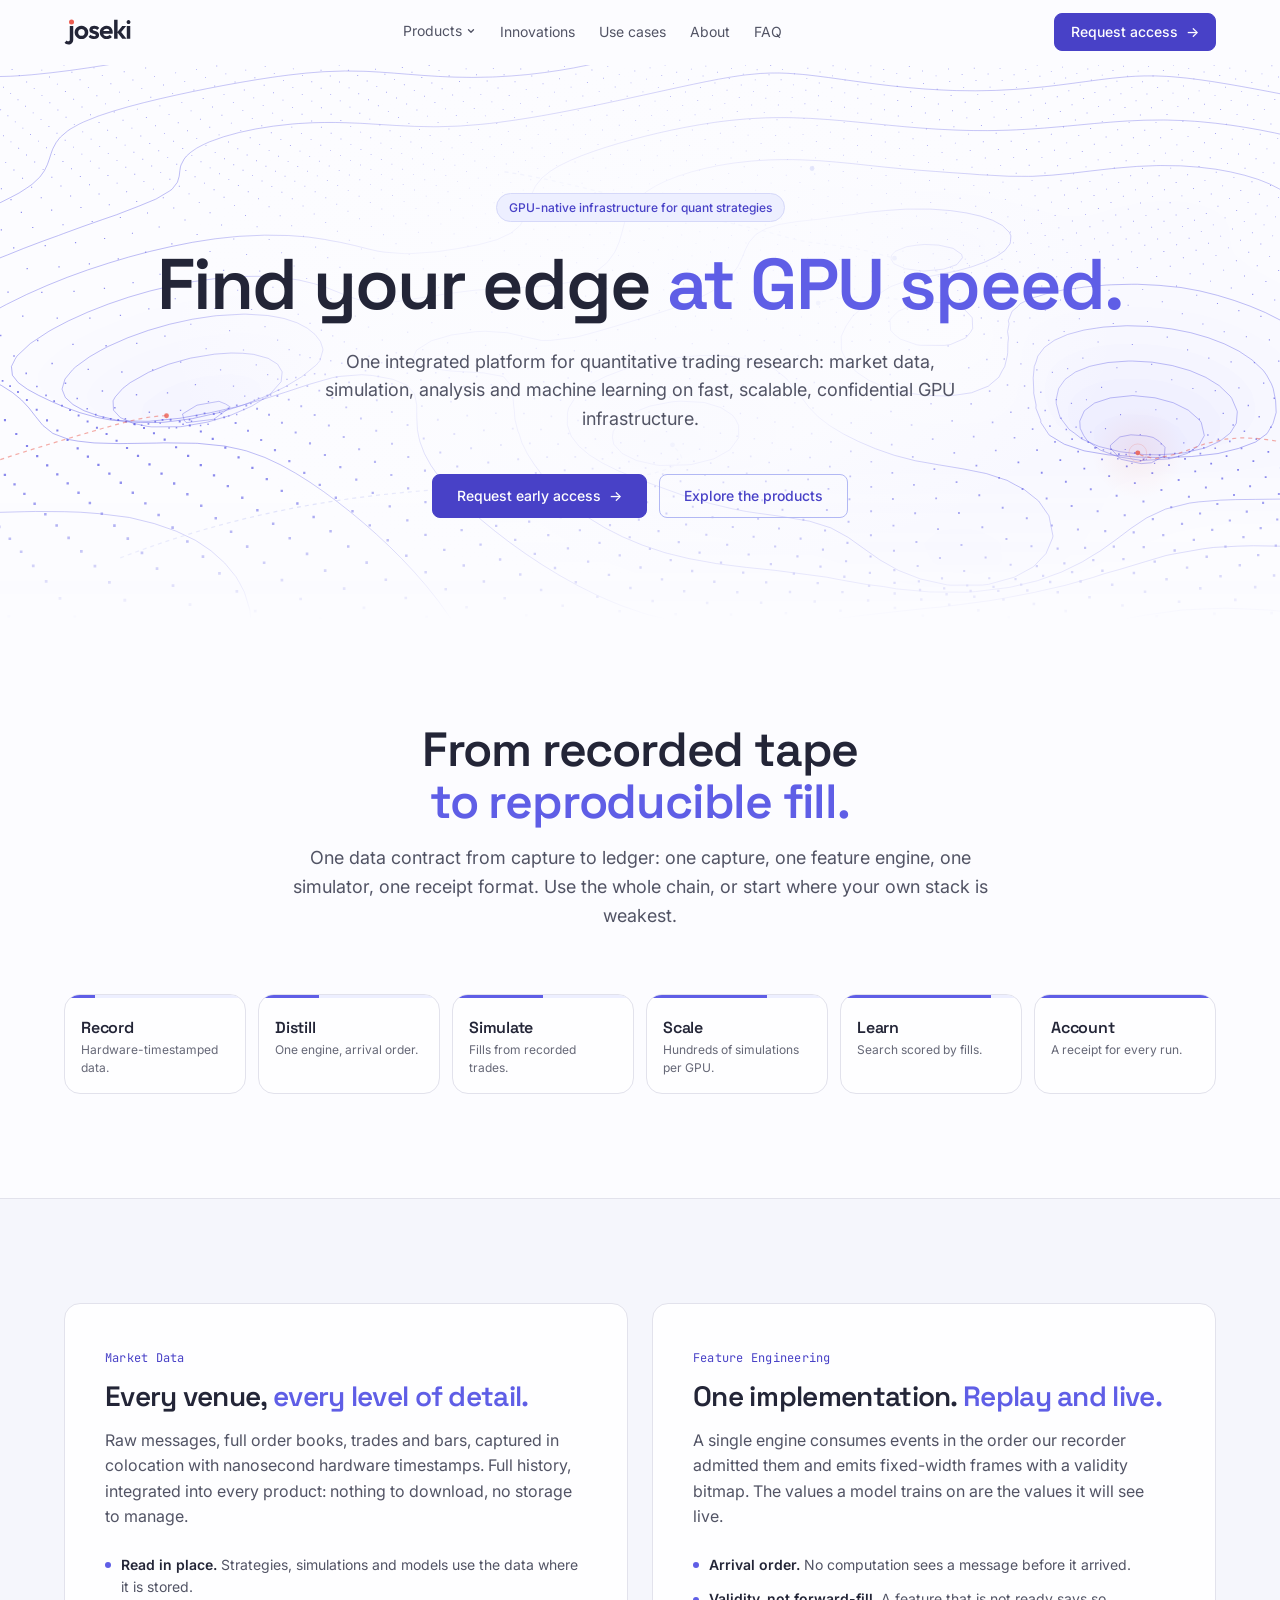
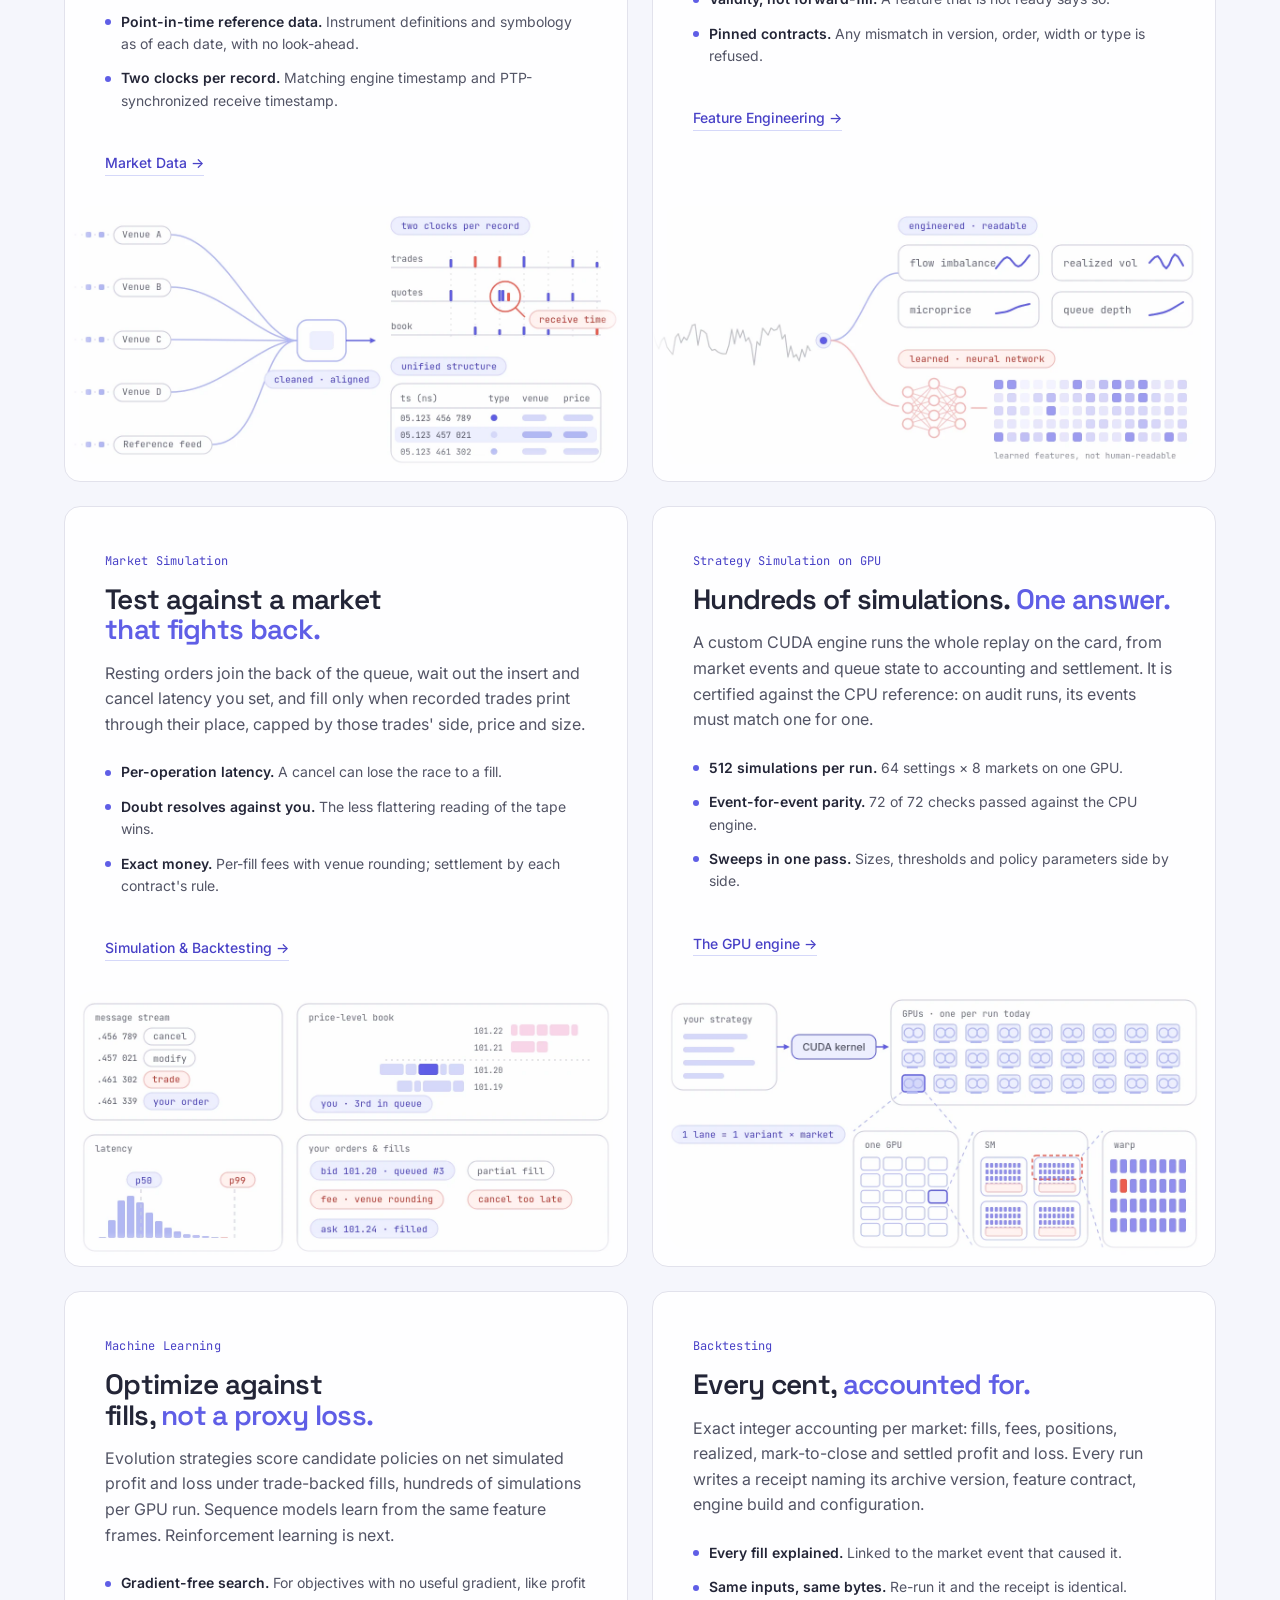
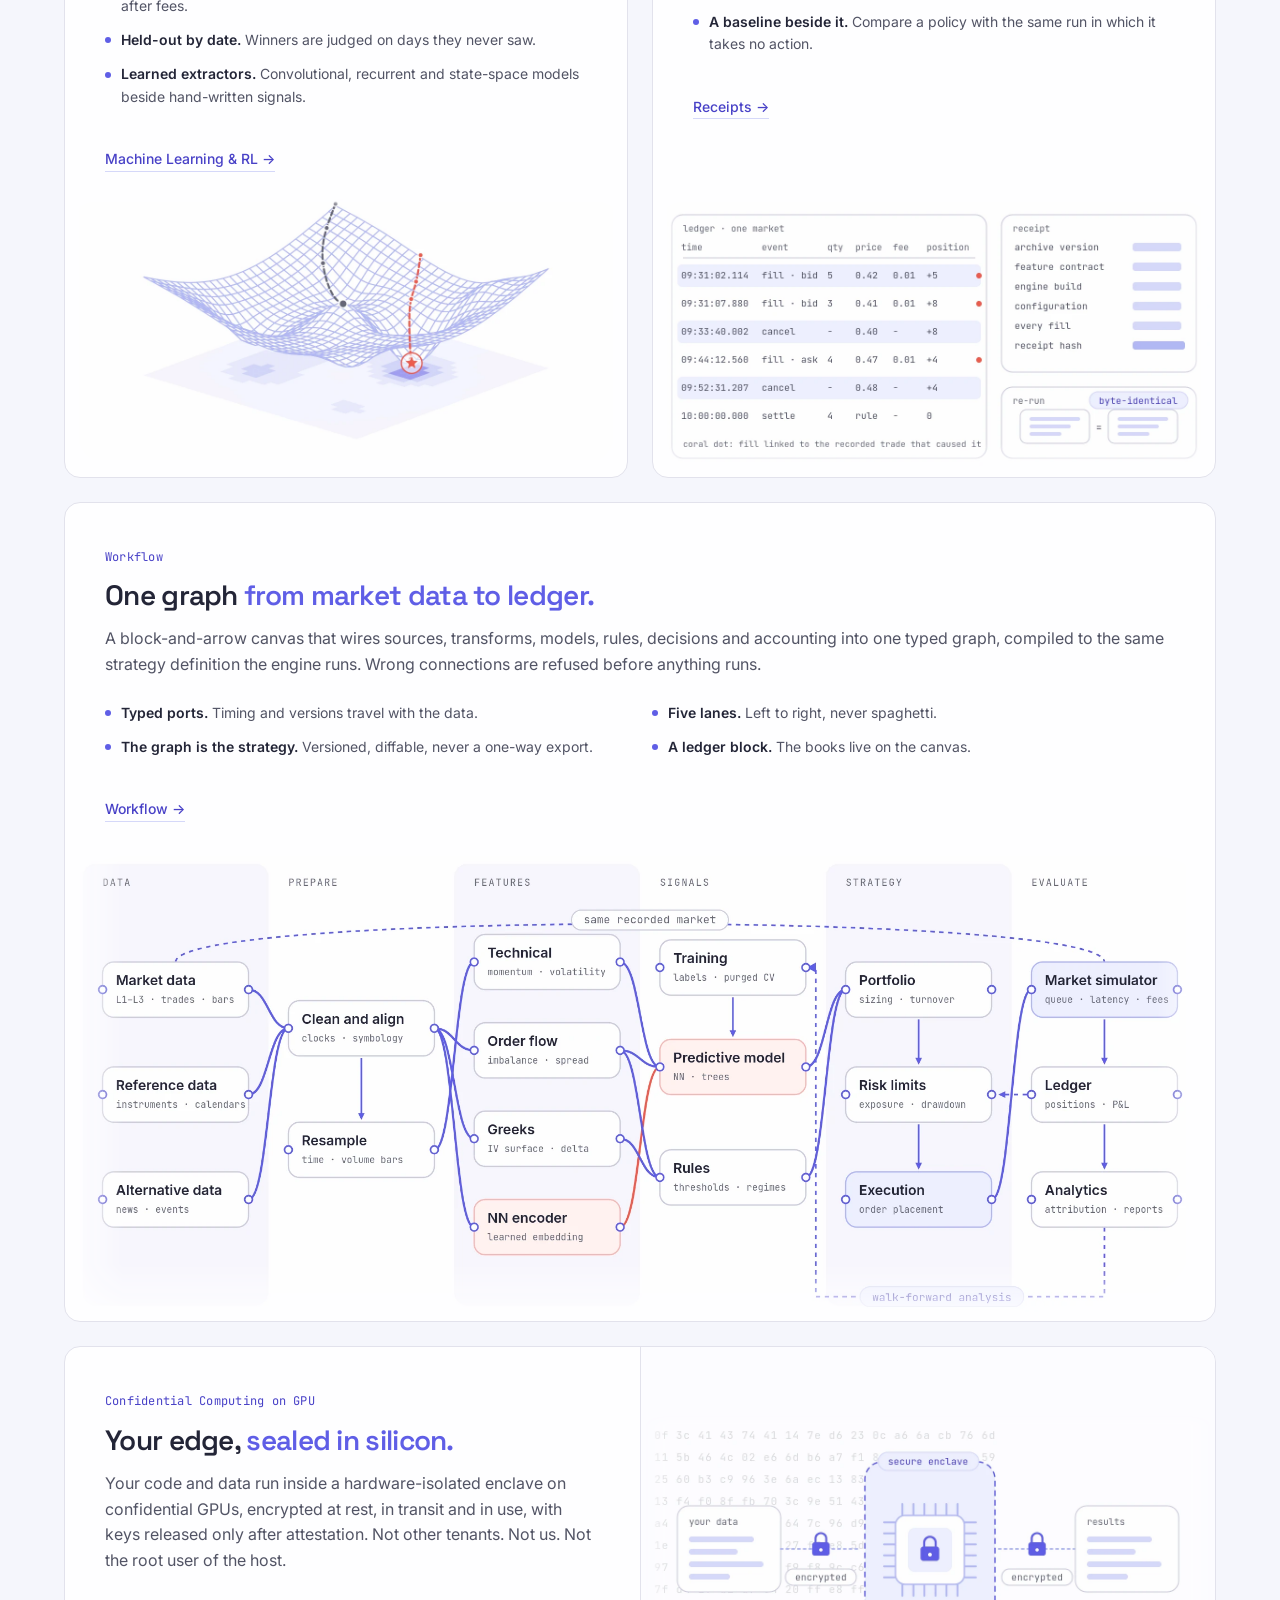
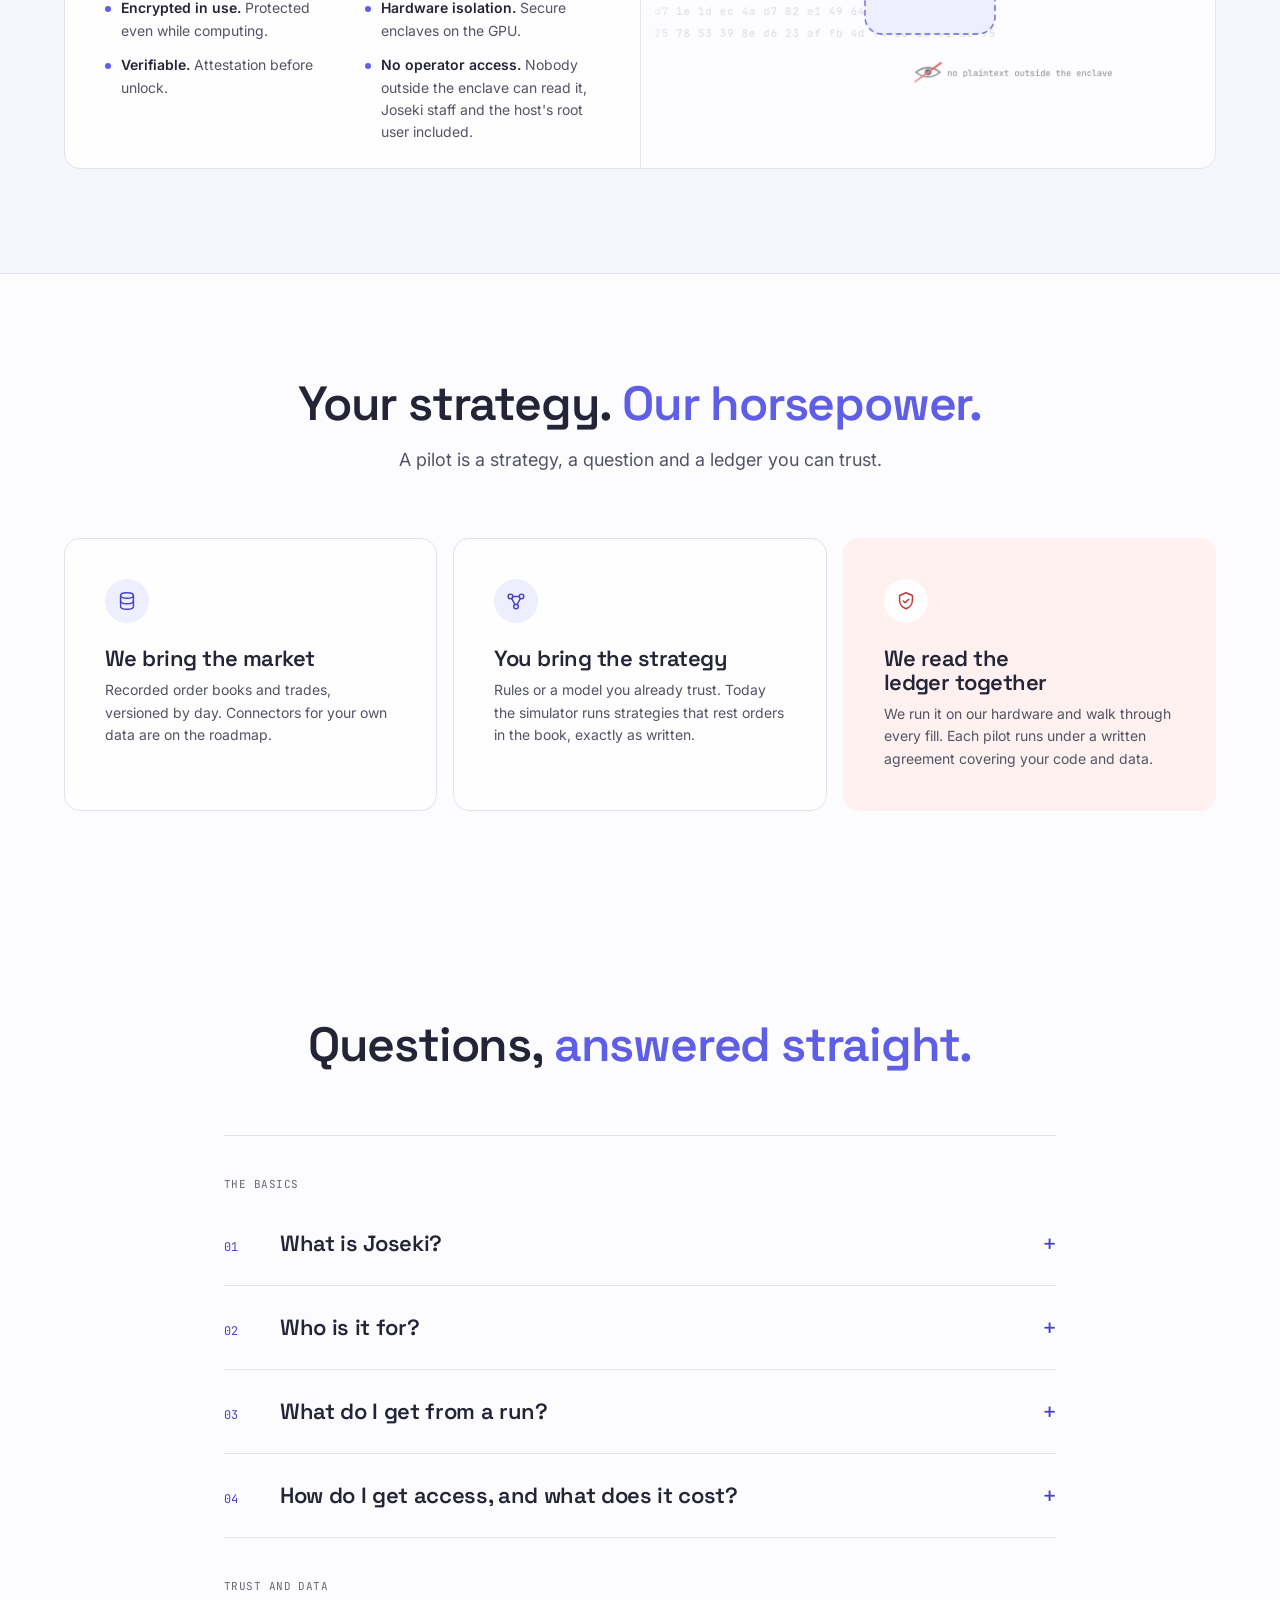
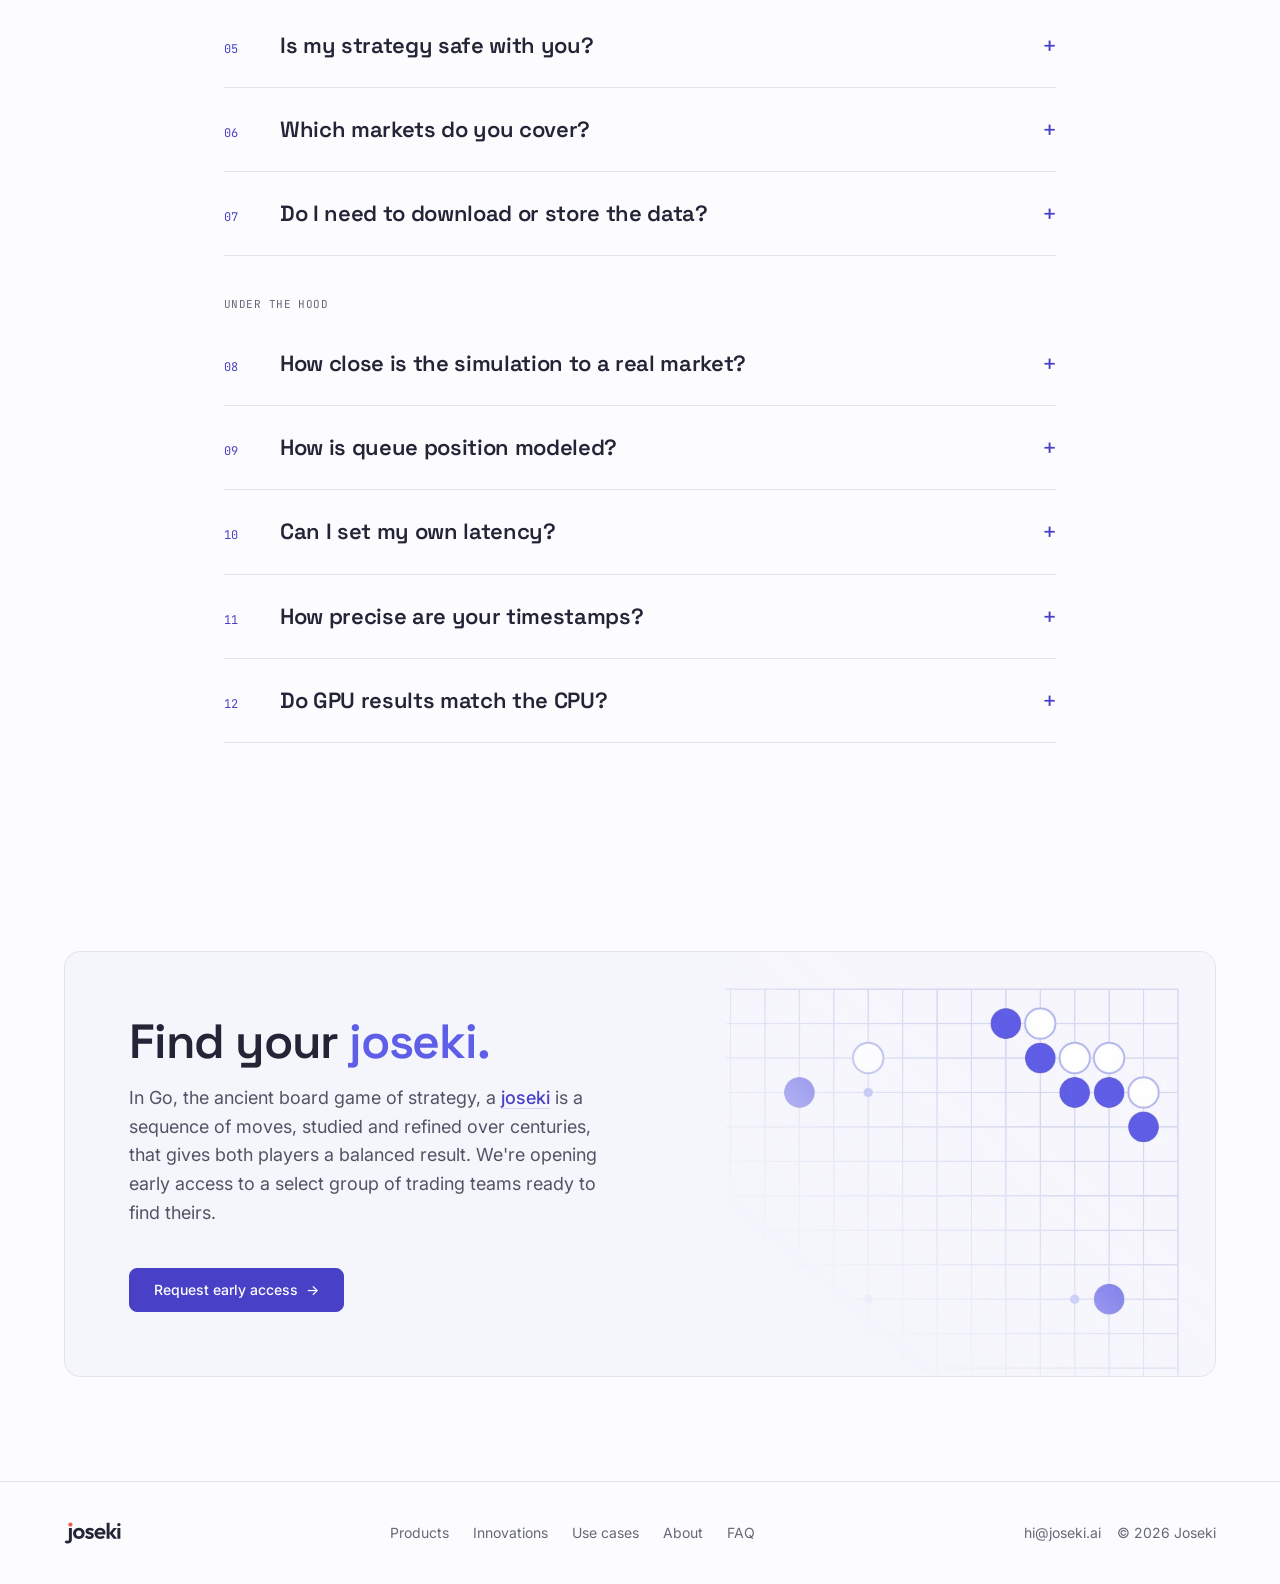
<file: index.html>
<!DOCTYPE html>
<!-- Joseki marketing owns this static page. Local assets and navigation lead to
     the other site pages and an early-access email; no backend, account data, or trading. -->
<html lang="en">
<head>
  <meta charset="UTF-8" />
  <meta name="viewport" content="width=device-width, initial-scale=1" />
  <meta name="robots" content="noarchive" />
  <title>Joseki — Find your edge at GPU speed</title>
  <meta name="description" content="One integrated platform for quantitative trading research: market data, simulation, analysis and machine learning on fast, scalable, confidential GPU infrastructure." />
  <link rel="preconnect" href="https://fonts.googleapis.com" />
  <link rel="preconnect" href="https://fonts.gstatic.com" crossorigin />
  <link rel="stylesheet" href="https://fonts.googleapis.com/css2?family=Space+Grotesk:wght@500;600;700&family=Inter:wght@400;500;600&family=JetBrains+Mono:wght@400;500&display=swap" />
  <link rel="stylesheet" href="/css/styles.css?v=0bc73565" />
  <link rel="icon" href="/img/favicon-32.png?v=bb30afc0" sizes="32x32" type="image/png" />
  <link rel="icon" href="/img/favicon.svg?v=612ca15e" type="image/svg+xml" />
  <link rel="apple-touch-icon" href="/img/apple-touch-icon.png?v=7920d79d" />
</head>
<body>
  <header class="nav" id="nav" data-scrolled="false">
    <div class="wrap nav__row">
      <a class="brand" href="/" aria-label="Joseki home">
        <img class="brand__logo" src="/img/logo.svg?v=16c0c2ed" alt="Joseki" width="67" height="26" />
      </a>
      <nav aria-label="Primary">
        <ul class="nav__links" id="primaryLinks">
          <li class="nav__group" id="productsGroup">
            <button class="nav__menubtn" type="button" id="productsButton" aria-expanded="false" aria-controls="productsMenu">Products <svg class="nav__chev" viewBox="0 0 12 12" aria-hidden="true"><path d="M3 4.5l3 3 3-3"/></svg></button>
            <div class="nav__panel" id="productsMenu">
              <div class="nav__groups">
              <div class="nav__grp">
                <span class="nav__grphead">Data</span>
                <ul class="nav__sub">
                  <li><a href="/products/market-data/"><strong>Market Data</strong><span>Colocated capture, nanosecond timestamps, full history, integrated</span></a></li>
                </ul>
              </div>
              <div class="nav__grp nav__grp--engine">
                <span class="nav__grphead">Quant engine <span class="grptag">Innovations</span></span>
                <ul class="nav__sub">
                  <li><a href="/products/feature-engineering/"><strong>Feature Engineering</strong><span>Feature library, option analytics, learned features</span></a></li>
                  <li><a href="/products/simulation/"><strong>Simulation &amp; Backtesting</strong><span>Event-driven and order book simulation on CPU and GPU</span></a></li>
                  <li><a href="/products/machine-learning/"><strong>Machine Learning &amp; RL</strong><span>Managed training, search and RL environments</span></a></li>
                  <li><a href="/products/workflow/"><strong>Workflow</strong><span>Strategy pipelines as typed, versioned graphs</span></a></li>
                </ul>
              </div>
              </div>
              <a class="nav__all" href="/products/">All products <span class="arrow" aria-hidden="true">→</span></a>
            </div>
          </li>
          <li><a href="/innovations/">Innovations</a></li>
          <li><a href="/use-cases/">Use cases</a></li>
          <li><a href="/about/">About</a></li>
          <li><a href="/#faq">FAQ</a></li>
        </ul>
      </nav>
      <div class="nav__cta">
        <a class="btn btn--sm" href="/access/">Request access <span class="arrow" aria-hidden="true">→</span></a>
        <button class="nav__toggle" type="button" aria-label="Open menu" aria-expanded="false" aria-controls="primaryLinks" id="navToggle">
          <svg width="20" height="20" viewBox="0 0 24 24" fill="none" aria-hidden="true"><path d="M3 6h18M3 12h18M3 18h18" stroke="currentColor" stroke-width="1.8" stroke-linecap="round"/></svg>
        </button>
      </div>
    </div>
  </header>

  <main id="top">
    <!-- Hero · statement over a full-bleed background -->
    <section class="hero">
      <div class="hero__bg" aria-hidden="true"><img src="/img/herobg.webp?v=e2d26653" alt="" width="2000" height="1000" fetchpriority="high" decoding="async" /></div>
      <div class="wrap hero__text">
        <span class="badge">GPU-native infrastructure for quant strategies</span>
        <h1 class="hero__title">Find your edge <span class="hl">at GPU speed.</span></h1>
        <p class="hero__lede">One integrated platform for quantitative trading research: market data, simulation, analysis and machine learning on fast, scalable, confidential GPU infrastructure.</p>
        <div class="hero__actions">
          <a class="btn" href="/access/">Request early access <span class="arrow" aria-hidden="true">→</span></a>
          <a class="btn btn--ghost" href="/products/">Explore the products</a>
        </div>
      </div>
    </section>

    <!-- How it works · boxed progress rail -->
    <section class="section wrap" id="journey">
      <div class="head">
        <h2>From recorded tape <span class="hl">to reproducible fill.</span></h2>
        <p>One data contract from capture to ledger: one capture, one feature engine, one simulator, one receipt format. Use the whole chain, or start where your own stack is weakest.</p>
      </div>
      <ol class="rail">
        <li class="rail__step"><a href="#data"><h3>Record</h3><p>Hardware-timestamped data.</p></a></li>
        <li class="rail__step"><a href="#features"><h3>Distill</h3><p>One engine, arrival order.</p></a></li>
        <li class="rail__step"><a href="#simulation"><h3>Simulate</h3><p>Fills from recorded trades.</p></a></li>
        <li class="rail__step"><a href="#strategy-gpu"><h3>Scale</h3><p>Hundreds of simulations per GPU.</p></a></li>
        <li class="rail__step"><a href="#learning"><h3>Learn</h3><p>Search scored by fills.</p></a></li>
        <li class="rail__step"><a href="#backtesting"><h3>Account</h3><p>A receipt for every run.</p></a></li>
      </ol>
    </section>

    <!-- Stages · bento of illustrated cards on a lavender band -->
    <section class="band" aria-label="Each step in detail">
      <div class="wrap bento">
        <article class="card card--6" id="data">
          <div class="card__text">
            <span class="card__label">Market Data</span>
            <h3>Every venue, <span class="hl">every level of detail.</span></h3>
            <p>Raw messages, full order books, trades and bars, captured in colocation with nanosecond hardware timestamps. Full history, integrated into every product: nothing to download, no storage to manage.</p>
            <ul class="points">
              <li><strong>Read in place.</strong> Strategies, simulations and models use the data where it is stored.</li>
              <li><strong>Point-in-time reference data.</strong> Instrument definitions and symbology as of each date, with no look-ahead.</li>
              <li><strong>Two clocks per record.</strong> Matching engine timestamp and PTP-synchronized receive timestamp.</li>
            </ul>
            <p class="story__links"><a class="textlink" href="/products/market-data/">Market Data →</a></p>
          </div>
          <div class="card__art"><img src="/img/data.webp?v=cf436c7c" alt="" width="1200" height="600" loading="lazy" decoding="async" /></div>
        </article>

        <article class="card card--6" id="features">
          <div class="card__text">
            <span class="card__label">Feature Engineering</span>
            <h3>One implementation. <span class="hl">Replay and live.</span></h3>
            <p>A single engine consumes events in the order our recorder admitted them and emits fixed-width frames with a validity bitmap. The values a model trains on are the values it will see live.</p>
            <ul class="points">
              <li><strong>Arrival order.</strong> No computation sees a message before it arrived.</li>
              <li><strong>Validity, not forward-fill.</strong> A feature that is not ready says so.</li>
              <li><strong>Pinned contracts.</strong> Any mismatch in version, order, width or type is refused.</li>
            </ul>
            <p class="story__links"><a class="textlink" href="/products/feature-engineering/">Feature Engineering →</a></p>
          </div>
          <div class="card__art"><img src="/img/features.webp?v=06950886" alt="" width="1200" height="600" loading="lazy" decoding="async" /></div>
        </article>

        <article class="card card--6" id="simulation">
          <div class="card__text">
            <span class="card__label">Market Simulation</span>
            <h3>Test against a market <span class="hl">that fights back.</span></h3>
            <p>Resting orders join the back of the queue, wait out the insert and cancel latency you set, and fill only when recorded trades print through their place, capped by those trades' side, price and size.</p>
            <ul class="points">
              <li><strong>Per-operation latency.</strong> A cancel can lose the race to a fill.</li>
              <li><strong>Doubt resolves against you.</strong> The less flattering reading of the tape wins.</li>
              <li><strong>Exact money.</strong> Per-fill fees with venue rounding; settlement by each contract's rule.</li>
            </ul>
            <p class="story__links"><a class="textlink" href="/products/simulation/">Simulation &amp; Backtesting →</a></p>
          </div>
          <div class="card__art"><img src="/img/simulation.webp?v=7105caaf" alt="" width="1200" height="600" loading="lazy" decoding="async" /></div>
        </article>

        <article class="card card--6" id="strategy-gpu">
          <div class="card__text">
            <span class="card__label">Strategy Simulation on GPU</span>
            <h3>Hundreds of simulations. <span class="hl">One answer.</span></h3>
            <p>A custom CUDA engine runs the whole replay on the card, from market events and queue state to accounting and settlement. It is certified against the CPU reference: on audit runs, its events must match one for one.</p>
            <ul class="points">
              <li><strong>512 simulations per run.</strong> 64 settings × 8 markets on one GPU.</li>
              <li><strong>Event-for-event parity.</strong> 72 of 72 checks passed against the CPU engine.</li>
              <li><strong>Sweeps in one pass.</strong> Sizes, thresholds and policy parameters side by side.</li>
            </ul>
            <p class="story__links"><a class="textlink" href="/products/simulation/#speed">The GPU engine →</a></p>
          </div>
          <div class="card__art"><img src="/img/gpu.webp?v=807cf720" alt="" width="1200" height="600" loading="lazy" decoding="async" /></div>
        </article>

        <article class="card card--6" id="learning">
          <div class="card__text">
            <span class="card__label">Machine Learning</span>
            <h3>Optimize against fills, <span class="hl">not a proxy loss.</span></h3>
            <p>Evolution strategies score candidate policies on net simulated profit and loss under trade-backed fills, hundreds of simulations per GPU run. Sequence models learn from the same feature frames. Reinforcement learning is next.</p>
            <ul class="points">
              <li><strong>Gradient-free search.</strong> For objectives with no useful gradient, like profit after fees.</li>
              <li><strong>Held-out by date.</strong> Winners are judged on days they never saw.</li>
              <li><strong>Learned extractors.</strong> Convolutional, recurrent and state-space models beside hand-written signals.</li>
            </ul>
            <p class="story__links"><a class="textlink" href="/products/machine-learning/">Machine Learning &amp; RL →</a></p>
          </div>
          <div class="card__art"><img src="/img/learning.webp?v=104b4513" alt="" width="1200" height="600" loading="lazy" decoding="async" /></div>
        </article>

        <article class="card card--6" id="backtesting">
          <div class="card__text">
            <span class="card__label">Backtesting</span>
            <h3>Every cent, <span class="hl">accounted for.</span></h3>
            <p>Exact integer accounting per market: fills, fees, positions, realized, mark-to-close and settled profit and loss. Every run writes a receipt naming its archive version, feature contract, engine build and configuration.</p>
            <ul class="points">
              <li><strong>Every fill explained.</strong> Linked to the market event that caused it.</li>
              <li><strong>Same inputs, same bytes.</strong> Re-run it and the receipt is identical.</li>
              <li><strong>A baseline beside it.</strong> Compare a policy with the same run in which it takes no action.</li>
            </ul>
            <p class="story__links"><a class="textlink" href="/products/simulation/#accounting">Receipts →</a></p>
          </div>
          <div class="card__art"><img src="/img/backtest.webp?v=d7bbd80a" alt="" width="1200" height="600" loading="lazy" decoding="async" /></div>
        </article>

        <article class="card card--12" id="workflow">
          <div class="card__text">
            <span class="card__label">Workflow</span>
            <h3>One graph <span class="hl">from market data to ledger.</span></h3>
            <p>A block-and-arrow canvas that wires sources, transforms, models, rules, decisions and accounting into one typed graph, compiled to the same strategy definition the engine runs. Wrong connections are refused before anything runs.</p>
            <ul class="points points--2">
              <li><strong>Typed ports.</strong> Timing and versions travel with the data.</li>
              <li><strong>Five lanes.</strong> Left to right, never spaghetti.</li>
              <li><strong>The graph is the strategy.</strong> Versioned, diffable, never a one-way export.</li>
              <li><strong>A ledger block.</strong> The books live on the canvas.</li>
            </ul>
            <p class="story__links"><a class="textlink" href="/products/workflow/">Workflow →</a></p>
          </div>
          <div class="card__art"><img src="/img/workflow.webp?v=5da1338d" alt="" width="2080" height="860" loading="lazy" decoding="async" /></div>
        </article>

        <article class="card card--12 card--split" id="security">
          <div class="card__text">
            <span class="card__label">Confidential Computing on GPU</span>
            <h3>Your edge, <span class="hl">sealed in silicon.</span></h3>
            <p>Your code and data run inside a hardware-isolated enclave on confidential GPUs, encrypted at rest, in transit and in use, with keys released only after attestation. Not other tenants. Not us. Not the root user of the host.</p>
            <ul class="points points--2">
              <li><strong>Encrypted in use.</strong> Protected even while computing.</li>
              <li><strong>Hardware isolation.</strong> Secure enclaves on the GPU.</li>
              <li><strong>Verifiable.</strong> Attestation before unlock.</li>
              <li><strong>No operator access.</strong> Nobody outside the enclave can read it, Joseki staff and the host's root user included.</li>
            </ul>
          </div>
          <div class="card__art"><img src="/img/secure.webp?v=973bf982" alt="" width="1200" height="600" loading="lazy" decoding="async" /></div>
        </article>
      </div>
    </section>

    <!-- Why backtests flatter · third-party evidence plus our own measurement -->
    <!-- How a pilot works · three entry cards -->
    <section class="section wrap" id="byo">
      <div class="head">
        <h2>Your strategy. <span class="hl">Our horsepower.</span></h2>
        <p>A pilot is a strategy, a question and a ledger you can trust.</p>
      </div>
      <div class="entries">
        <div class="entry">
          <span class="entry__icon" aria-hidden="true">
            <svg viewBox="0 0 24 24"><ellipse cx="12" cy="6" rx="7" ry="3"/><path d="M5 6v12c0 1.7 3.1 3 7 3s7-1.3 7-3V6"/><path d="M5 12c0 1.7 3.1 3 7 3s7-1.3 7-3"/></svg>
          </span>
          <h3>We bring the market</h3>
          <p>Recorded order books and trades, versioned by day. Connectors for your own data are on the roadmap.</p>
        </div>
        <div class="entry">
          <span class="entry__icon" aria-hidden="true">
            <svg viewBox="0 0 24 24"><circle cx="6" cy="7" r="2.5"/><circle cx="18" cy="7" r="2.5"/><circle cx="12" cy="18" r="2.5"/><path d="M8.5 7h7M7.2 9.2l3.6 6.6M16.8 9.2l-3.6 6.6"/></svg>
          </span>
          <h3>You bring the strategy</h3>
          <p>Rules or a model you already trust. Today the simulator runs strategies that rest orders in the book, exactly as written.</p>
        </div>
        <div class="entry entry--warm">
          <span class="entry__icon" aria-hidden="true">
            <svg viewBox="0 0 24 24"><path d="M12 3l7 3v5c0 4.5-3 8.3-7 9.5-4-1.2-7-5-7-9.5V6z"/><path d="M9 12l2 2 4-4"/></svg>
          </span>
          <h3>We read the ledger together</h3>
          <p>We run it on our hardware and walk through every fill. Each pilot runs under a written agreement covering your code and data.</p>
        </div>
      </div>
    </section>

    <!-- FAQ · conversational, basic to advanced -->
    <section class="section wrap" id="faq">
      <div class="head">
        <h2>Questions, <span class="hl">answered straight.</span></h2>
      </div>
      <div class="faq">
        <span class="faq__level">The basics</span>
        <details>
          <summary>What is Joseki?</summary>
          <div class="faq__a">
            <p>Infrastructure for building and testing trading strategies: market data captured in colocation, a feature library, a market simulator configurable from the order book to daily bars, and managed machine learning, connected in one workflow.</p>
            <p>Joseki is software. We do not manage money, give investment advice or trade on customers' behalf.</p>
          </div>
        </details>
        <details>
          <summary>Who is it for?</summary>
          <div class="faq__a">
            <p>Quant teams across horizons: market makers and HFT desks, intraday and systematic portfolio traders, and machine-learning teams building trading models.</p>
          </div>
        </details>
        <details>
          <summary>What do I get from a run?</summary>
          <div class="faq__a">
            <p>A ledger per market: every order, fill, fee and position, with realized and unrealized profit and loss, every fill linked to the market event that caused it, a comparison with the same run taking no action, and for sweeps a ranked table of every setting. All of it is inspectable in the browser.</p>
            <p>Each run records the dataset versions, feature definition versions, configuration and build it used. Re-running the same inputs produces an identical result, byte for byte.</p>
          </div>
        </details>
        <details>
          <summary>How do I get access, and what does it cost?</summary>
          <div class="faq__a">
            <p>We are running a private pilot. Tell us what you trade and what you want to test, and we agree scope and terms with each team. During the pilot we run the jobs on our hardware, so there is nothing to install. <a href="/access/">Request access</a>.</p>
          </div>
        </details>

        <span class="faq__level">Trust and data</span>
        <details>
          <summary>Is my strategy safe with you?</summary>
          <div class="faq__a">
            <p>Customer workloads run on confidential GPUs inside a hardware-isolated enclave: CPU memory is encrypted by the processor, GPU memory sits in a protected region, and transfers between them are encrypted. Keys are released only after the enclave proves, by remote attestation, what it is running. Nobody outside the enclave can read the code or the data: not other tenants, not Joseki staff, not the root user of the host.</p>
            <p>Each pilot also runs under a written agreement: customer code and data are used only to run the customer's tests, never for our own trading, and are deleted on request.</p>
          </div>
        </details>
        <details>
          <summary>Which markets do you cover?</summary>
          <div class="faq__a">
            <p>Equities, futures, options, FX and event contracts, added venue by venue and recorded from the day each venue is added. Tell us the venues you need and we will tell you when they are ready.</p>
          </div>
        </details>
        <details>
          <summary>Do I need to download or store the data?</summary>
          <div class="faq__a">
            <p>No. Strategies, feature computations, simulations and training jobs read the data where it is stored, and history is retained and versioned on the platform. The SDK provides programmatic access for analysis.</p>
          </div>
        </details>

        <span class="faq__level">Under the hood</span>
        <details>
          <summary>How close is the simulation to a real market?</summary>
          <div class="faq__a">
            <p>Queue position, latency, fees, partial fills and market impact are models set per venue and per run, with conservative defaults. Every simulated fill is linked to the market event that caused it.</p>
          </div>
        </details>
        <details>
          <summary>How is queue position modeled?</summary>
          <div class="faq__a">
            <p>Where the venue publishes order-level data, an order takes its exact place in the queue. With price-level data, the queue position is estimated, back of the level by default, and advances only as trades consume the size ahead. The matching rule, FIFO or pro-rata, follows the venue.</p>
          </div>
        </details>
        <details>
          <summary>Can I set my own latency?</summary>
          <div class="faq__a">
            <p>Yes. Feed, order entry and order acknowledgement latencies are separate settings, fixed or sampled from measured distributions.</p>
          </div>
        </details>
        <details>
          <summary>How precise are your timestamps?</summary>
          <div class="faq__a">
            <p>Every record carries the matching engine timestamp and a receive timestamp taken in hardware on the network adapter, synchronized against a GPS clock source over PTP: nanosecond resolution, sub-microsecond accuracy to UTC.</p>
          </div>
        </details>
        <details>
          <summary>Do GPU results match the CPU?</summary>
          <div class="faq__a">
            <p>Yes. On the same inputs, the GPU engine and the CPU reference engine produce the same sequence of events. The GPU engine runs the full replay on the card, including queues, orders, accounting and settlement.</p>
          </div>
        </details>
      </div>
    </section>

    <!-- Final CTA · Go-board card -->
    <section class="section wrap" id="access">
      <div class="cta">
        <div class="cta__text">
          <h2>Find your <span class="hl">joseki.</span></h2>
          <p>In Go, the ancient board game of strategy, a <a class="textlink" href="https://en.wikipedia.org/wiki/Joseki">joseki</a> is a sequence of moves, studied and refined over centuries, that gives both players a balanced result. We're opening early access to a select group of trading teams ready to find theirs.</p>
          <div class="hero__actions">
            <a class="btn" href="/access/">Request early access <span class="arrow" aria-hidden="true">→</span></a>
          </div>
        </div>
        <div class="cta__art"><img src="/img/goban.webp?v=423a199f" alt="" width="760" height="640" loading="lazy" decoding="async" /></div>
      </div>
    </section>
  </main>

  <footer class="foot">
    <div class="wrap foot__row">
      <a class="brand brand--foot" href="/" aria-label="Joseki home">
        <img class="brand__logo" src="/img/logo.svg?v=16c0c2ed" alt="Joseki" width="57" height="22" />
      </a>
      <nav aria-label="Footer">
        <ul class="foot__links">
          <li><a href="/products/">Products</a></li>
          <li><a href="/innovations/">Innovations</a></li>
          <li><a href="/use-cases/">Use cases</a></li>
          <li><a href="/about/">About</a></li>
          <li><a href="/#faq">FAQ</a></li>
        </ul>
      </nav>
      <div class="foot__meta">
        <a href="mailto:hi@joseki.ai">hi@joseki.ai</a>
        <span>© 2026 Joseki</span>
      </div>
    </div>
  </footer>

  <script src="/js/app.js?v=12b68f65" defer></script>
  <script src="/js/hero-bg.js?v=89bb6f4d" defer></script>
</body>
</html>
</file>
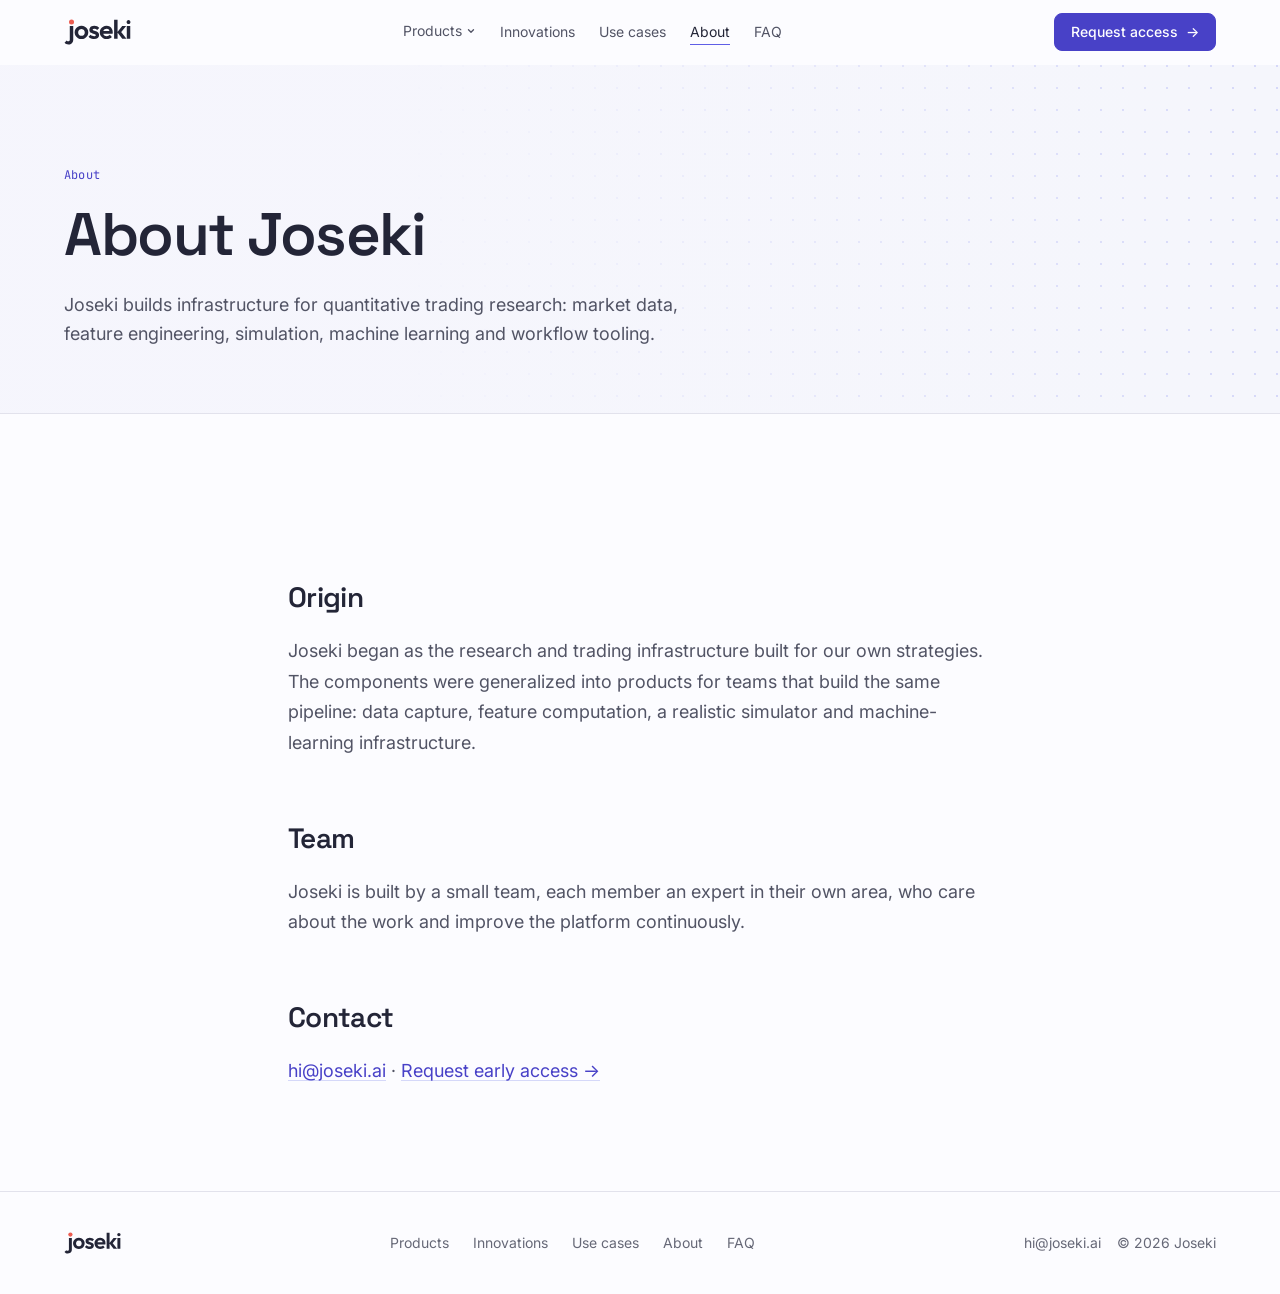
<file: about/index.html>
<!DOCTYPE html>
<!-- Joseki marketing owns this static page: what Joseki is and how it is built. Names no individual. -->
<html lang="en">
<head>
  <meta charset="UTF-8" />
  <meta name="viewport" content="width=device-width, initial-scale=1" />
  <meta name="robots" content="noarchive" />
  <title>About — Joseki</title>
  <meta name="description" content="Joseki builds infrastructure for quantitative trading research: market data, feature engineering, simulation, machine learning and workflow tooling, developed first for our own strategies." />
  <link rel="preconnect" href="https://fonts.googleapis.com" />
  <link rel="preconnect" href="https://fonts.gstatic.com" crossorigin />
  <link rel="stylesheet" href="https://fonts.googleapis.com/css2?family=Space+Grotesk:wght@500;600;700&family=Inter:wght@400;500;600&family=JetBrains+Mono:wght@400;500&display=swap" />
  <link rel="stylesheet" href="/css/styles.css?v=0bc73565" />
  <link rel="icon" href="/img/favicon-32.png?v=bb30afc0" sizes="32x32" type="image/png" />
  <link rel="icon" href="/img/favicon.svg?v=612ca15e" type="image/svg+xml" />
  <link rel="apple-touch-icon" href="/img/apple-touch-icon.png?v=7920d79d" />
</head>
<body>
  <header class="nav" id="nav" data-scrolled="false">
    <div class="wrap nav__row">
      <a class="brand" href="/" aria-label="Joseki home">
        <img class="brand__logo" src="/img/logo.svg?v=16c0c2ed" alt="Joseki" width="67" height="26" />
      </a>
      <nav aria-label="Primary">
        <ul class="nav__links" id="primaryLinks">
          <li class="nav__group" id="productsGroup">
            <button class="nav__menubtn" type="button" id="productsButton" aria-expanded="false" aria-controls="productsMenu">Products <svg class="nav__chev" viewBox="0 0 12 12" aria-hidden="true"><path d="M3 4.5l3 3 3-3"/></svg></button>
            <div class="nav__panel" id="productsMenu">
              <div class="nav__groups">
              <div class="nav__grp">
                <span class="nav__grphead">Data</span>
                <ul class="nav__sub">
                  <li><a href="/products/market-data/"><strong>Market Data</strong><span>Colocated capture, nanosecond timestamps, full history, integrated</span></a></li>
                </ul>
              </div>
              <div class="nav__grp nav__grp--engine">
                <span class="nav__grphead">Quant engine <span class="grptag">Innovations</span></span>
                <ul class="nav__sub">
                  <li><a href="/products/feature-engineering/"><strong>Feature Engineering</strong><span>Feature library, option analytics, learned features</span></a></li>
                  <li><a href="/products/simulation/"><strong>Simulation &amp; Backtesting</strong><span>Event-driven and order book simulation on CPU and GPU</span></a></li>
                  <li><a href="/products/machine-learning/"><strong>Machine Learning &amp; RL</strong><span>Managed training, search and RL environments</span></a></li>
                  <li><a href="/products/workflow/"><strong>Workflow</strong><span>Strategy pipelines as typed, versioned graphs</span></a></li>
                </ul>
              </div>
              </div>
              <a class="nav__all" href="/products/">All products <span class="arrow" aria-hidden="true">→</span></a>
            </div>
          </li>
          <li><a href="/innovations/">Innovations</a></li>
          <li><a href="/use-cases/">Use cases</a></li>
          <li><a href="/about/" aria-current="page">About</a></li>
          <li><a href="/#faq">FAQ</a></li>
        </ul>
      </nav>
      <div class="nav__cta">
        <a class="btn btn--sm" href="/access/">Request access <span class="arrow" aria-hidden="true">→</span></a>
        <button class="nav__toggle" type="button" aria-label="Open menu" aria-expanded="false" aria-controls="primaryLinks" id="navToggle">
          <svg width="20" height="20" viewBox="0 0 24 24" fill="none" aria-hidden="true"><path d="M3 6h18M3 12h18M3 18h18" stroke="currentColor" stroke-width="1.8" stroke-linecap="round"/></svg>
        </button>
      </div>
    </div>
  </header>

  <main id="top">
    <section class="page-head">
      <div class="wrap">
        <span class="eyebrow">About</span>
        <h1>About Joseki</h1>
        <p class="lede">Joseki builds infrastructure for quantitative trading research: market data, feature engineering, simulation, machine learning and workflow tooling.</p>
      </div>
    </section>

    <section class="section wrap">
      <article class="prose">
        <h2>Origin</h2>
        <p>Joseki began as the research and trading infrastructure built for our own strategies. The components were generalized into products for teams that build the same pipeline: data capture, feature computation, a realistic simulator and machine-learning infrastructure.</p>


        <h2>Team</h2>
        <p>Joseki is built by a small team, each member an expert in their own area, who care about the work and improve the platform continuously.</p>

        <h2>Contact</h2>
        <p><a href="mailto:hi@joseki.ai">hi@joseki.ai</a> · <a href="/access/">Request early access →</a></p>
      </article>
    </section>
  </main>

  <footer class="foot">
    <div class="wrap foot__row">
      <a class="brand brand--foot" href="/" aria-label="Joseki home">
        <img class="brand__logo" src="/img/logo.svg?v=16c0c2ed" alt="Joseki" width="57" height="22" />
      </a>
      <nav aria-label="Footer">
        <ul class="foot__links">
          <li><a href="/products/">Products</a></li>
          <li><a href="/innovations/">Innovations</a></li>
          <li><a href="/use-cases/">Use cases</a></li>
          <li><a href="/about/" aria-current="page">About</a></li>
          <li><a href="/#faq">FAQ</a></li>
        </ul>
      </nav>
      <div class="foot__meta">
        <a href="mailto:hi@joseki.ai">hi@joseki.ai</a>
        <span>© 2026 Joseki</span>
      </div>
    </div>
  </footer>

  <script src="/js/app.js?v=12b68f65" defer></script>
</body>
</html>
</file>
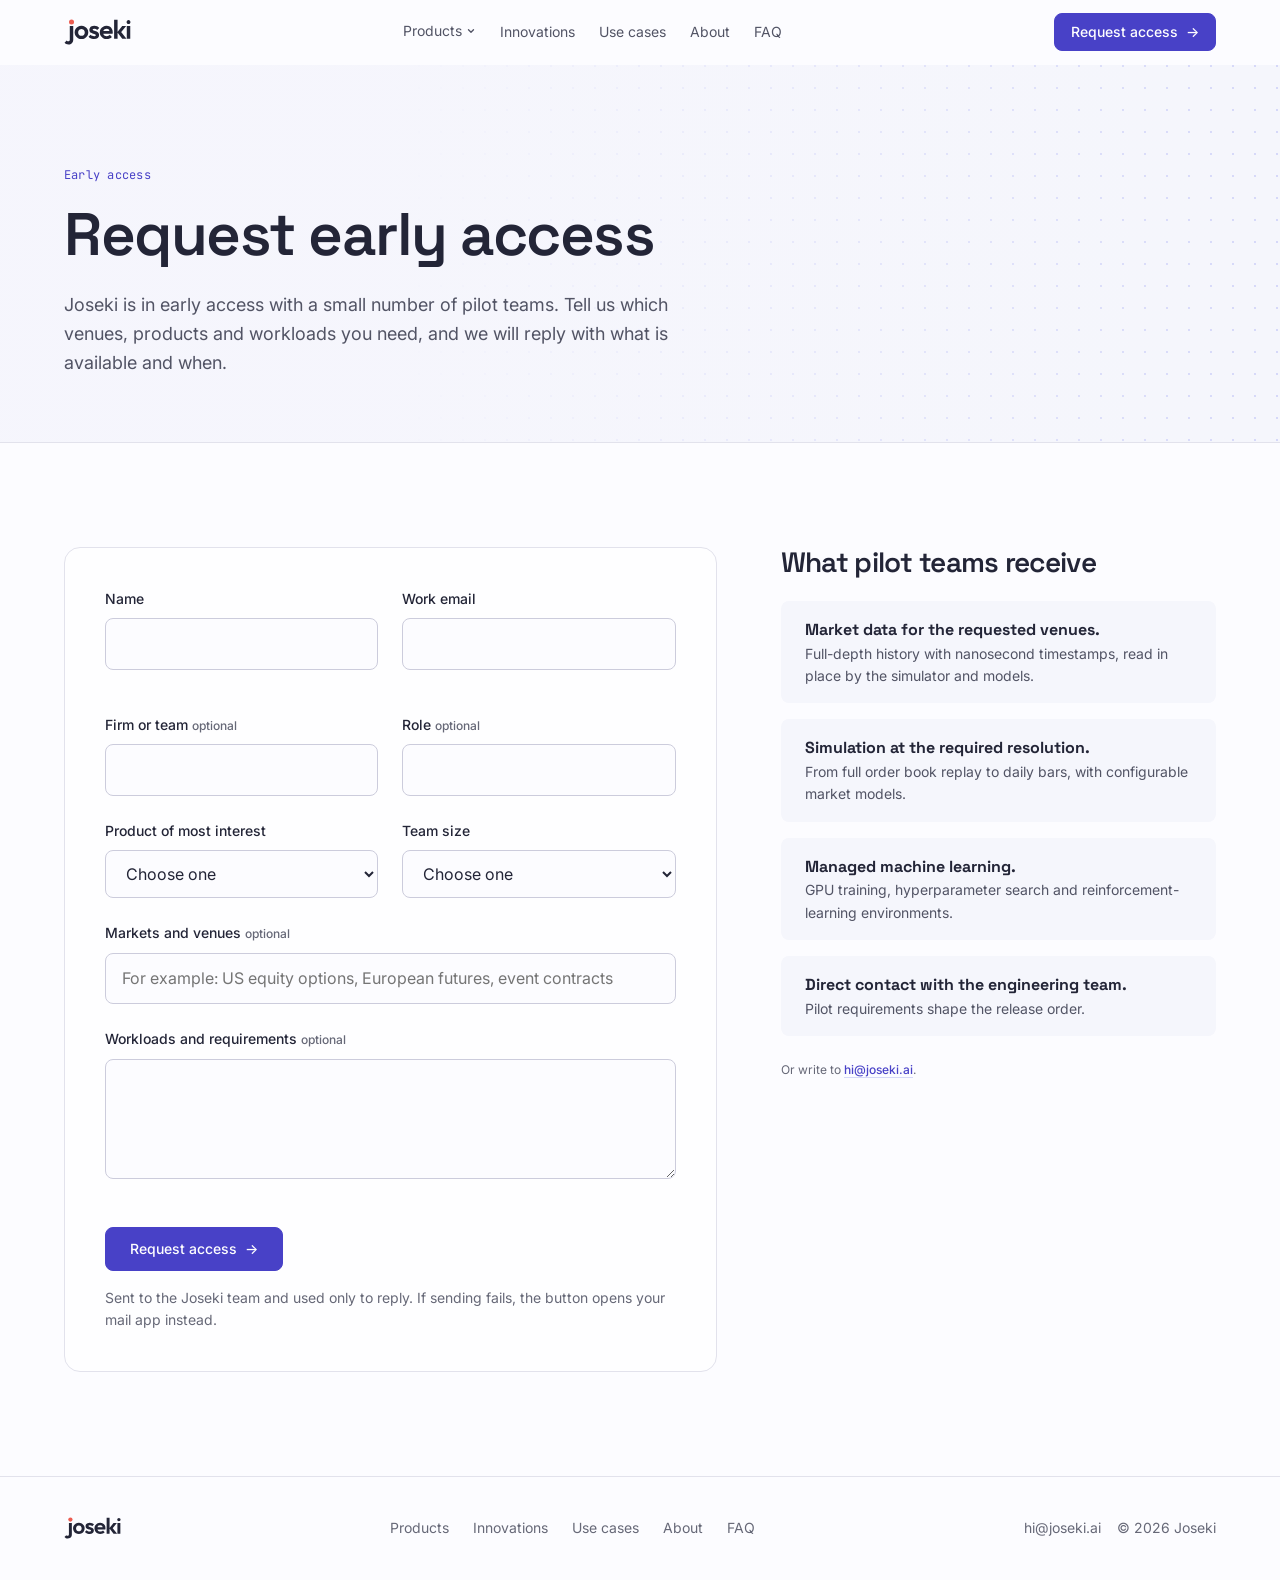
<file: access/index.html>
<!DOCTYPE html>
<!-- Joseki marketing owns this static page. The form posts to the access Worker
     (worker/) and falls back to an email in the visitor's mail app (js/access.js). -->
<html lang="en">
<head>
  <meta charset="UTF-8" />
  <meta name="viewport" content="width=device-width, initial-scale=1" />
  <meta name="robots" content="noarchive" />
  <title>Request early access — Joseki</title>
  <meta name="description" content="Request early access to Joseki: market data, feature engineering, simulation and backtesting, machine learning and workflow tooling for quantitative trading research." />
  <link rel="preconnect" href="https://fonts.googleapis.com" />
  <link rel="preconnect" href="https://fonts.gstatic.com" crossorigin />
  <link rel="stylesheet" href="https://fonts.googleapis.com/css2?family=Space+Grotesk:wght@500;600;700&family=Inter:wght@400;500;600&family=JetBrains+Mono:wght@400;500&display=swap" />
  <link rel="stylesheet" href="/css/styles.css?v=0bc73565" />
  <link rel="icon" href="/img/favicon-32.png?v=bb30afc0" sizes="32x32" type="image/png" />
  <link rel="icon" href="/img/favicon.svg?v=612ca15e" type="image/svg+xml" />
  <link rel="apple-touch-icon" href="/img/apple-touch-icon.png?v=7920d79d" />
</head>
<body>
  <header class="nav" id="nav" data-scrolled="false">
    <div class="wrap nav__row">
      <a class="brand" href="/" aria-label="Joseki home">
        <img class="brand__logo" src="/img/logo.svg?v=16c0c2ed" alt="Joseki" width="67" height="26" />
      </a>
      <nav aria-label="Primary">
        <ul class="nav__links" id="primaryLinks">
          <li class="nav__group" id="productsGroup">
            <button class="nav__menubtn" type="button" id="productsButton" aria-expanded="false" aria-controls="productsMenu">Products <svg class="nav__chev" viewBox="0 0 12 12" aria-hidden="true"><path d="M3 4.5l3 3 3-3"/></svg></button>
            <div class="nav__panel" id="productsMenu">
              <div class="nav__groups">
              <div class="nav__grp">
                <span class="nav__grphead">Data</span>
                <ul class="nav__sub">
                  <li><a href="/products/market-data/"><strong>Market Data</strong><span>Colocated capture, nanosecond timestamps, full history, integrated</span></a></li>
                </ul>
              </div>
              <div class="nav__grp nav__grp--engine">
                <span class="nav__grphead">Quant engine <span class="grptag">Innovations</span></span>
                <ul class="nav__sub">
                  <li><a href="/products/feature-engineering/"><strong>Feature Engineering</strong><span>Feature library, option analytics, learned features</span></a></li>
                  <li><a href="/products/simulation/"><strong>Simulation &amp; Backtesting</strong><span>Event-driven and order book simulation on CPU and GPU</span></a></li>
                  <li><a href="/products/machine-learning/"><strong>Machine Learning &amp; RL</strong><span>Managed training, search and RL environments</span></a></li>
                  <li><a href="/products/workflow/"><strong>Workflow</strong><span>Strategy pipelines as typed, versioned graphs</span></a></li>
                </ul>
              </div>
              </div>
              <a class="nav__all" href="/products/">All products <span class="arrow" aria-hidden="true">→</span></a>
            </div>
          </li>
          <li><a href="/innovations/">Innovations</a></li>
          <li><a href="/use-cases/">Use cases</a></li>
          <li><a href="/about/">About</a></li>
          <li><a href="/#faq">FAQ</a></li>
        </ul>
      </nav>
      <div class="nav__cta">
        <a class="btn btn--sm" href="/access/" aria-current="page">Request access <span class="arrow" aria-hidden="true">→</span></a>
        <button class="nav__toggle" type="button" aria-label="Open menu" aria-expanded="false" aria-controls="primaryLinks" id="navToggle">
          <svg width="20" height="20" viewBox="0 0 24 24" fill="none" aria-hidden="true"><path d="M3 6h18M3 12h18M3 18h18" stroke="currentColor" stroke-width="1.8" stroke-linecap="round"/></svg>
        </button>
      </div>
    </div>
  </header>

  <main id="top">
    <section class="page-head">
      <div class="wrap">
        <span class="eyebrow">Early access</span>
        <h1>Request early access</h1>
        <p class="lede">Joseki is in early access with a small number of pilot teams. Tell us which venues, products and workloads you need, and we will reply with what is available and when.</p>
      </div>
    </section>

    <section class="section wrap">
      <div class="access">
        <form class="form" id="accessForm" data-api="/api/access" novalidate>
          <div class="field">
            <label for="name">Name</label>
            <input id="name" name="name" type="text" autocomplete="name" required aria-describedby="nameError" />
            <span class="field__error" id="nameError" aria-live="polite"></span>
          </div>
          <div class="field">
            <label for="email">Work email</label>
            <input id="email" name="email" type="email" autocomplete="email" required aria-describedby="emailError" />
            <span class="field__error" id="emailError" aria-live="polite"></span>
          </div>
          <div class="field">
            <label for="firm">Firm or team <span class="hint">optional</span></label>
            <input id="firm" name="firm" type="text" autocomplete="organization" />
          </div>
          <div class="field">
            <label for="role">Role <span class="hint">optional</span></label>
            <input id="role" name="role" type="text" autocomplete="organization-title" />
          </div>
          <div class="field">
            <label for="focus">Product of most interest</label>
            <select id="focus" name="focus">
              <option value="">Choose one</option>
              <option>Market Data</option>
              <option>Feature Engineering</option>
              <option>Simulation and Backtesting</option>
              <option>Machine Learning and RL</option>
              <option>Workflow</option>
            </select>
          </div>
          <div class="field">
            <label for="size">Team size</label>
            <select id="size" name="size">
              <option value="">Choose one</option>
              <option>Just me</option>
              <option>2 to 10</option>
              <option>11 to 50</option>
              <option>More than 50</option>
            </select>
          </div>
          <div class="field field--wide">
            <label for="markets">Markets and venues <span class="hint">optional</span></label>
            <input id="markets" name="markets" type="text" placeholder="For example: US equity options, European futures, event contracts" />
          </div>
          <div class="field field--wide">
            <label for="notes">Workloads and requirements <span class="hint">optional</span></label>
            <textarea id="notes" name="notes"></textarea>
          </div>
          <div class="field hp" aria-hidden="true">
            <label for="website">Website</label>
            <input id="website" name="website" type="text" tabindex="-1" autocomplete="off" />
          </div>
          <div class="turnstile"><div class="cf-turnstile" data-sitekey="0x4AAAAAAFlNlVHSUCArlJ_8"></div></div>
          <div class="form__foot">
            <button class="btn" type="submit">Request access <span class="arrow" aria-hidden="true">→</span></button>
            <p class="form__status" id="accessStatus" role="status">Sent to the Joseki team and used only to reply. If sending fails, the button opens your mail app instead.</p>
          </div>
        </form>

        <aside aria-labelledby="pilotTitle">
          <h2 class="aside-title" id="pilotTitle">What pilot teams receive</h2>
          <ul class="aside-list">
            <li><strong>Market data for the requested venues.</strong> Full-depth history with nanosecond timestamps, read in place by the simulator and models.</li>
            <li><strong>Simulation at the required resolution.</strong> From full order book replay to daily bars, with configurable market models.</li>
            <li><strong>Managed machine learning.</strong> GPU training, hyperparameter search and reinforcement-learning environments.</li>
            <li><strong>Direct contact with the engineering team.</strong> Pilot requirements shape the release order.</li>
          </ul>
          <p class="proof__note">Or write to <a class="textlink" href="mailto:hi@joseki.ai?subject=Joseki%20early%20access">hi@joseki.ai</a>.</p>
        </aside>
      </div>
    </section>
  </main>

  <footer class="foot">
    <div class="wrap foot__row">
      <a class="brand brand--foot" href="/" aria-label="Joseki home">
        <img class="brand__logo" src="/img/logo.svg?v=16c0c2ed" alt="Joseki" width="57" height="22" />
      </a>
      <nav aria-label="Footer">
        <ul class="foot__links">
          <li><a href="/products/">Products</a></li>
          <li><a href="/innovations/">Innovations</a></li>
          <li><a href="/use-cases/">Use cases</a></li>
          <li><a href="/about/">About</a></li>
          <li><a href="/#faq">FAQ</a></li>
        </ul>
      </nav>
      <div class="foot__meta">
        <a href="mailto:hi@joseki.ai">hi@joseki.ai</a>
        <span>© 2026 Joseki</span>
      </div>
    </div>
  </footer>

  <script src="/js/app.js?v=12b68f65" defer></script>
  <script src="/js/access.js?v=e10f50a3" defer></script>
  <script src="https://challenges.cloudflare.com/turnstile/v0/api.js?onload=onTurnstileLoad&render=explicit" defer></script>
</body>
</html>
</file>
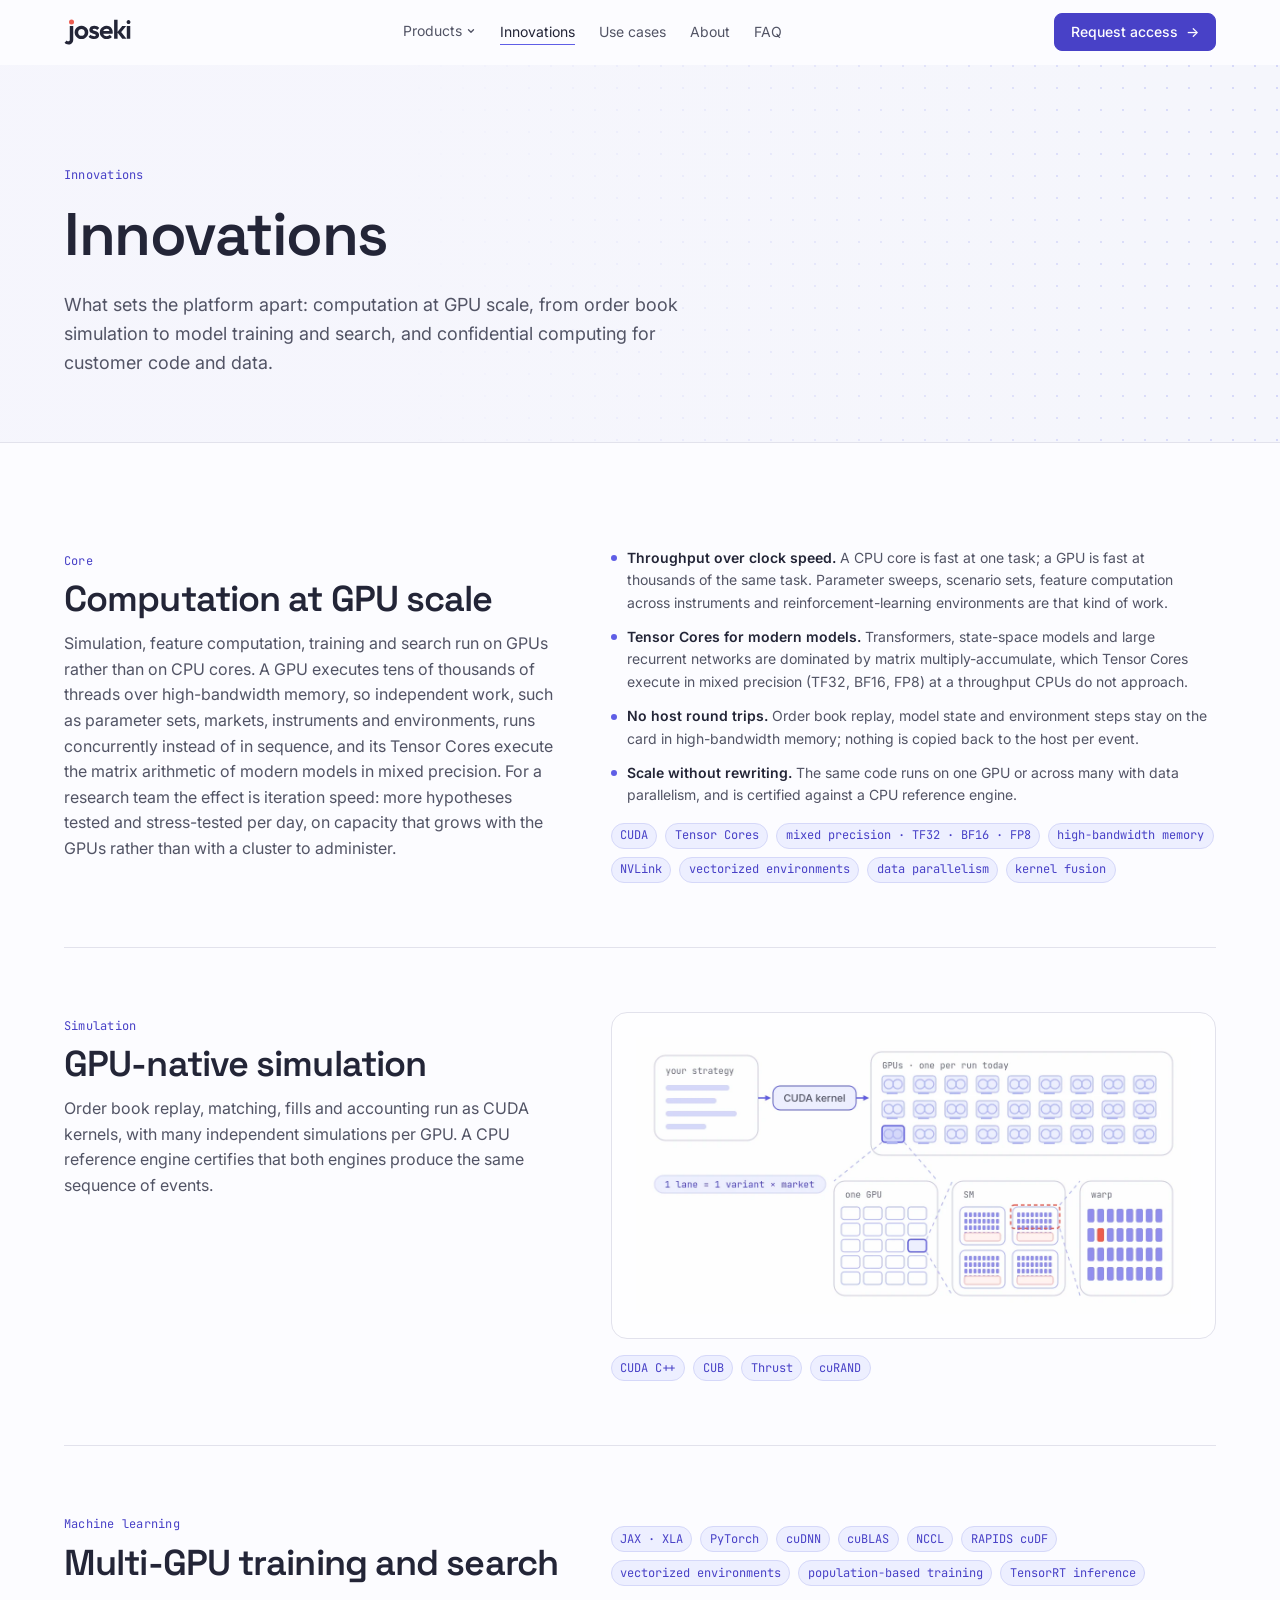
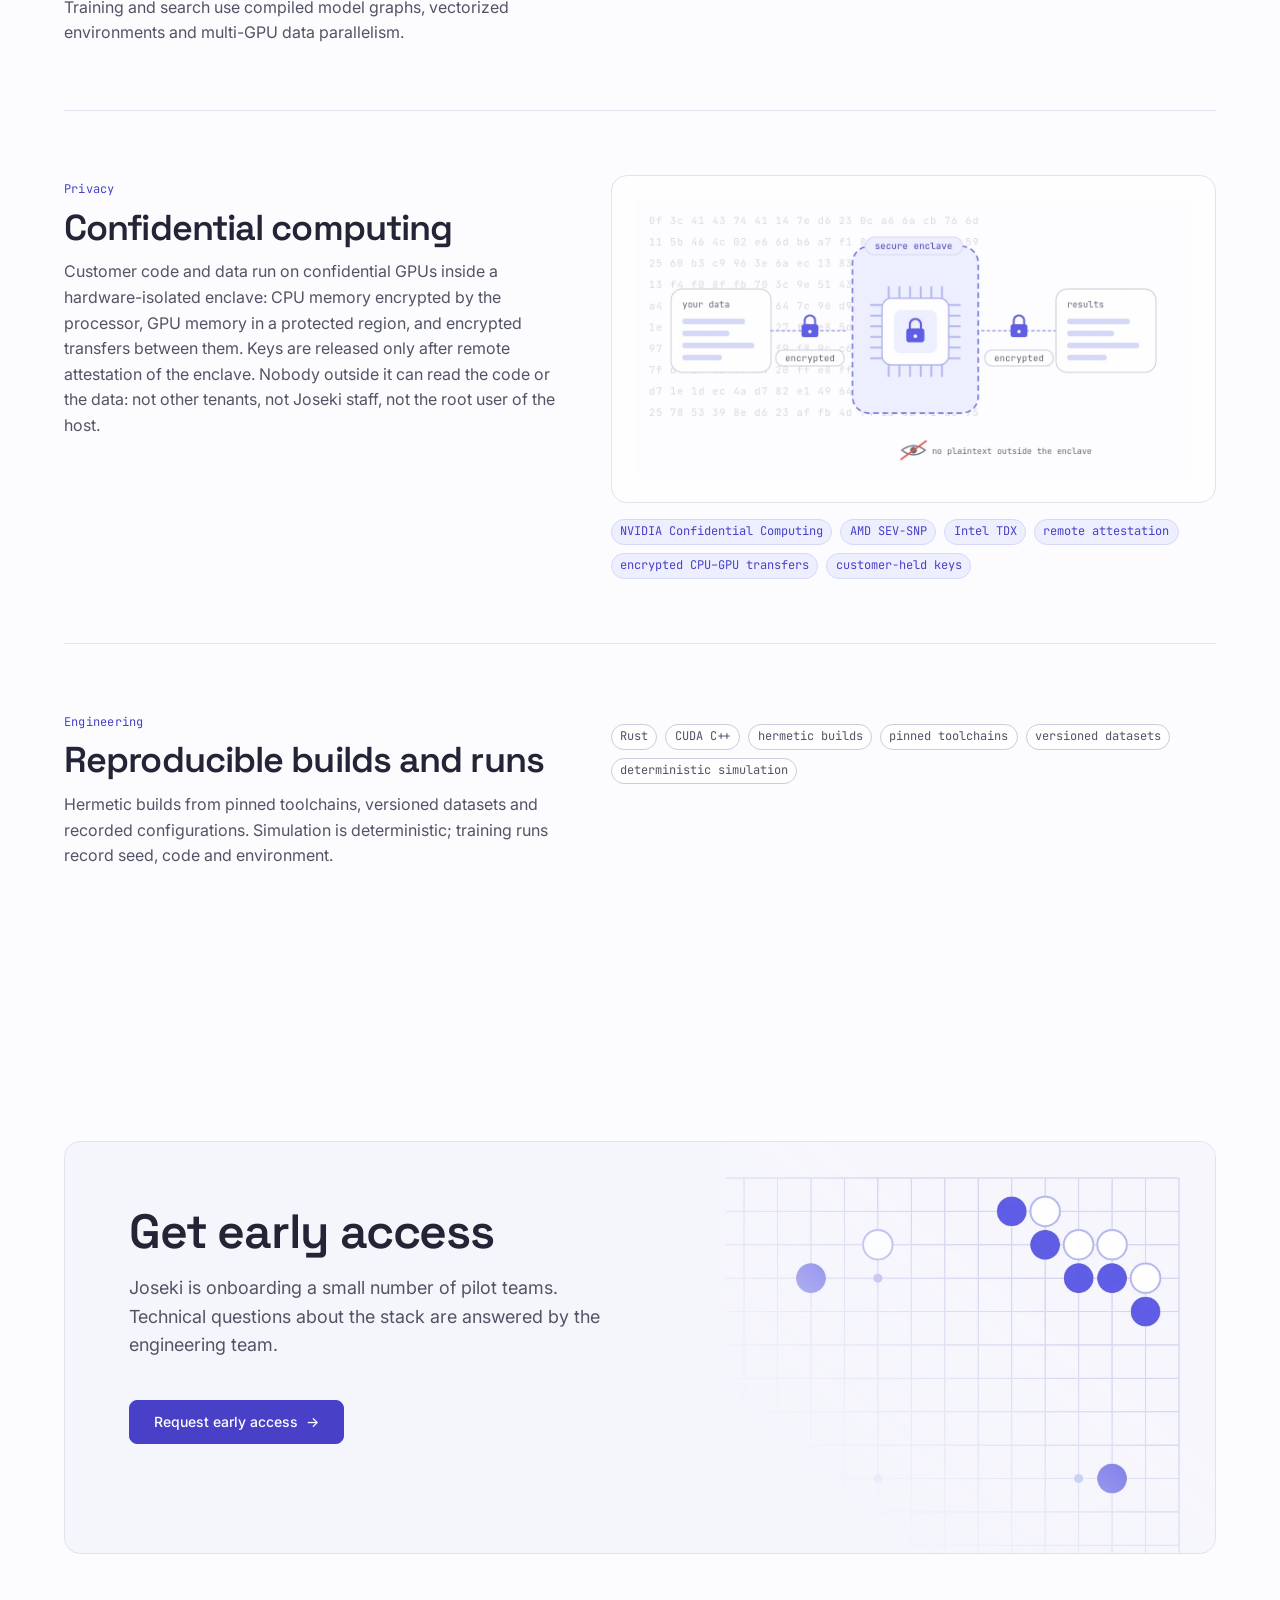
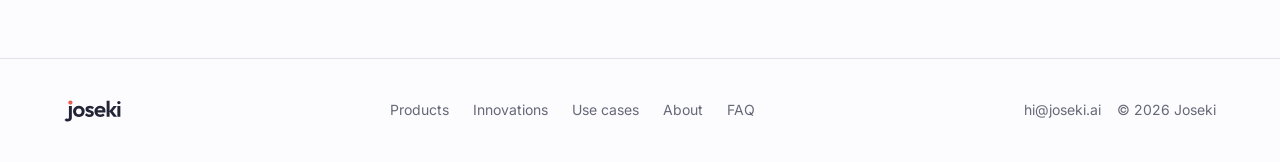
<file: innovations/index.html>
<!DOCTYPE html>
<!-- Joseki marketing owns this static page: the innovations under the products. -->
<html lang="en">
<head>
  <meta charset="UTF-8" />
  <meta name="viewport" content="width=device-width, initial-scale=1" />
  <meta name="robots" content="noarchive" />
  <title>Innovations — Joseki</title>
  <meta name="description" content="Computation at GPU scale for simulation, feature computation, training and search; GPU-native order book simulation in CUDA; multi-GPU training and search; and confidential computing." />
  <link rel="preconnect" href="https://fonts.googleapis.com" />
  <link rel="preconnect" href="https://fonts.gstatic.com" crossorigin />
  <link rel="stylesheet" href="https://fonts.googleapis.com/css2?family=Space+Grotesk:wght@500;600;700&family=Inter:wght@400;500;600&family=JetBrains+Mono:wght@400;500&display=swap" />
  <link rel="stylesheet" href="/css/styles.css?v=0bc73565" />
  <link rel="icon" href="/img/favicon-32.png?v=bb30afc0" sizes="32x32" type="image/png" />
  <link rel="icon" href="/img/favicon.svg?v=612ca15e" type="image/svg+xml" />
  <link rel="apple-touch-icon" href="/img/apple-touch-icon.png?v=7920d79d" />
</head>
<body>
  <header class="nav" id="nav" data-scrolled="false">
    <div class="wrap nav__row">
      <a class="brand" href="/" aria-label="Joseki home">
        <img class="brand__logo" src="/img/logo.svg?v=16c0c2ed" alt="Joseki" width="67" height="26" />
      </a>
      <nav aria-label="Primary">
        <ul class="nav__links" id="primaryLinks">
          <li class="nav__group" id="productsGroup">
            <button class="nav__menubtn" type="button" id="productsButton" aria-expanded="false" aria-controls="productsMenu">Products <svg class="nav__chev" viewBox="0 0 12 12" aria-hidden="true"><path d="M3 4.5l3 3 3-3"/></svg></button>
            <div class="nav__panel" id="productsMenu">
              <div class="nav__groups">
              <div class="nav__grp">
                <span class="nav__grphead">Data</span>
                <ul class="nav__sub">
                  <li><a href="/products/market-data/"><strong>Market Data</strong><span>Colocated capture, nanosecond timestamps, full history, integrated</span></a></li>
                </ul>
              </div>
              <div class="nav__grp nav__grp--engine">
                <span class="nav__grphead">Quant engine <span class="grptag">Innovations</span></span>
                <ul class="nav__sub">
                  <li><a href="/products/feature-engineering/"><strong>Feature Engineering</strong><span>Feature library, option analytics, learned features</span></a></li>
                  <li><a href="/products/simulation/"><strong>Simulation &amp; Backtesting</strong><span>Event-driven and order book simulation on CPU and GPU</span></a></li>
                  <li><a href="/products/machine-learning/"><strong>Machine Learning &amp; RL</strong><span>Managed training, search and RL environments</span></a></li>
                  <li><a href="/products/workflow/"><strong>Workflow</strong><span>Strategy pipelines as typed, versioned graphs</span></a></li>
                </ul>
              </div>
              </div>
              <a class="nav__all" href="/products/">All products <span class="arrow" aria-hidden="true">→</span></a>
            </div>
          </li>
          <li><a href="/innovations/" aria-current="page">Innovations</a></li>
          <li><a href="/use-cases/">Use cases</a></li>
          <li><a href="/about/">About</a></li>
          <li><a href="/#faq">FAQ</a></li>
        </ul>
      </nav>
      <div class="nav__cta">
        <a class="btn btn--sm" href="/access/">Request access <span class="arrow" aria-hidden="true">→</span></a>
        <button class="nav__toggle" type="button" aria-label="Open menu" aria-expanded="false" aria-controls="primaryLinks" id="navToggle">
          <svg width="20" height="20" viewBox="0 0 24 24" fill="none" aria-hidden="true"><path d="M3 6h18M3 12h18M3 18h18" stroke="currentColor" stroke-width="1.8" stroke-linecap="round"/></svg>
        </button>
      </div>
    </div>
  </header>

  <main id="top">
    <section class="page-head">
      <div class="wrap">
        <span class="eyebrow">Innovations</span>
        <h1>Innovations</h1>
        <p class="lede">What sets the platform apart: computation at GPU scale, from order book simulation to model training and search, and confidential computing for customer code and data.</p>
      </div>
    </section>

    <section class="section wrap">
      <div class="blocks">
        <div class="block" id="gpu-scale">
          <div class="block__head">
            <span class="card__label">Core</span>
            <h2>Computation at GPU scale</h2>
            <p>Simulation, feature computation, training and search run on GPUs rather than on CPU cores. A GPU executes tens of thousands of threads over high-bandwidth memory, so independent work, such as parameter sets, markets, instruments and environments, runs concurrently instead of in sequence, and its Tensor Cores execute the matrix arithmetic of modern models in mixed precision. For a research team the effect is iteration speed: more hypotheses tested and stress-tested per day, on capacity that grows with the GPUs rather than with a cluster to administer.</p>
          </div>
          <div class="block__body">
            <ul class="points">
              <li><strong>Throughput over clock speed.</strong> A CPU core is fast at one task; a GPU is fast at thousands of the same task. Parameter sweeps, scenario sets, feature computation across instruments and reinforcement-learning environments are that kind of work.</li>
              <li><strong>Tensor Cores for modern models.</strong> Transformers, state-space models and large recurrent networks are dominated by matrix multiply-accumulate, which Tensor Cores execute in mixed precision (TF32, BF16, FP8) at a throughput CPUs do not approach.</li>
              <li><strong>No host round trips.</strong> Order book replay, model state and environment steps stay on the card in high-bandwidth memory; nothing is copied back to the host per event.</li>
              <li><strong>Scale without rewriting.</strong> The same code runs on one GPU or across many with data parallelism, and is certified against a CPU reference engine.</li>
            </ul>
            <ul class="tags tags--accent"><li>CUDA</li><li>Tensor Cores</li><li>mixed precision · TF32 · BF16 · FP8</li><li>high-bandwidth memory</li><li>NVLink</li><li>vectorized environments</li><li>data parallelism</li><li>kernel fusion</li></ul>
          </div>
        </div>

        <div class="block" id="gpu">
          <div class="block__head">
            <span class="card__label">Simulation</span>
            <h2>GPU-native simulation</h2>
            <p>Order book replay, matching, fills and accounting run as CUDA kernels, with many independent simulations per GPU. A CPU reference engine certifies that both engines produce the same sequence of events.</p>
          </div>
          <div class="block__body">
            <figure class="art-figure"><img src="/img/gpu.webp?v=807cf720" alt="" width="1200" height="600" loading="lazy" decoding="async" /></figure>
            <ul class="tags tags--accent"><li>CUDA C++</li><li>CUB</li><li>Thrust</li><li>cuRAND</li></ul>
          </div>
        </div>

        <div class="block" id="ml">
          <div class="block__head">
            <span class="card__label">Machine learning</span>
            <h2>Multi-GPU training and search</h2>
            <p>Training and search use compiled model graphs, vectorized environments and multi-GPU data parallelism.</p>
          </div>
          <div class="block__body">
            <ul class="tags tags--accent"><li>JAX · XLA</li><li>PyTorch</li><li>cuDNN</li><li>cuBLAS</li><li>NCCL</li><li>RAPIDS cuDF</li><li>vectorized environments</li><li>population-based training</li><li>TensorRT inference</li></ul>
          </div>
        </div>

        <div class="block" id="confidential">
          <div class="block__head">
            <span class="card__label">Privacy</span>
            <h2>Confidential computing</h2>
            <p>Customer code and data run on confidential GPUs inside a hardware-isolated enclave: CPU memory encrypted by the processor, GPU memory in a protected region, and encrypted transfers between them. Keys are released only after remote attestation of the enclave. Nobody outside it can read the code or the data: not other tenants, not Joseki staff, not the root user of the host.</p>
          </div>
          <div class="block__body">
            <figure class="art-figure"><img src="/img/secure.webp?v=973bf982" alt="" width="1200" height="600" loading="lazy" decoding="async" /></figure>
            <ul class="tags tags--accent"><li>NVIDIA Confidential Computing</li><li>AMD SEV-SNP</li><li>Intel TDX</li><li>remote attestation</li><li>encrypted CPU–GPU transfers</li><li>customer-held keys</li></ul>
          </div>
        </div>

        <div class="block" id="engineering">
          <div class="block__head">
            <span class="card__label">Engineering</span>
            <h2>Reproducible builds and runs</h2>
            <p>Hermetic builds from pinned toolchains, versioned datasets and recorded configurations. Simulation is deterministic; training runs record seed, code and environment.</p>
          </div>
          <div class="block__body">
            <ul class="tags"><li>Rust</li><li>CUDA C++</li><li>hermetic builds</li><li>pinned toolchains</li><li>versioned datasets</li><li>deterministic simulation</li></ul>
          </div>
        </div>
      </div>
    </section>

    <section class="section wrap" id="access">
      <div class="cta">
        <div class="cta__text">
          <h2>Get early access</h2>
          <p>Joseki is onboarding a small number of pilot teams. Technical questions about the stack are answered by the engineering team.</p>
          <div class="hero__actions">
            <a class="btn" href="/access/">Request early access <span class="arrow" aria-hidden="true">→</span></a>
          </div>
        </div>
        <div class="cta__art"><img src="/img/goban.webp?v=423a199f" alt="" width="760" height="640" loading="lazy" decoding="async" /></div>
      </div>
    </section>
  </main>

  <footer class="foot">
    <div class="wrap foot__row">
      <a class="brand brand--foot" href="/" aria-label="Joseki home">
        <img class="brand__logo" src="/img/logo.svg?v=16c0c2ed" alt="Joseki" width="57" height="22" />
      </a>
      <nav aria-label="Footer">
        <ul class="foot__links">
          <li><a href="/products/">Products</a></li>
          <li><a href="/innovations/" aria-current="page">Innovations</a></li>
          <li><a href="/use-cases/">Use cases</a></li>
          <li><a href="/about/">About</a></li>
          <li><a href="/#faq">FAQ</a></li>
        </ul>
      </nav>
      <div class="foot__meta">
        <a href="mailto:hi@joseki.ai">hi@joseki.ai</a>
        <span>© 2026 Joseki</span>
      </div>
    </div>
  </footer>

  <script src="/js/app.js?v=12b68f65" defer></script>
</body>
</html>
</file>
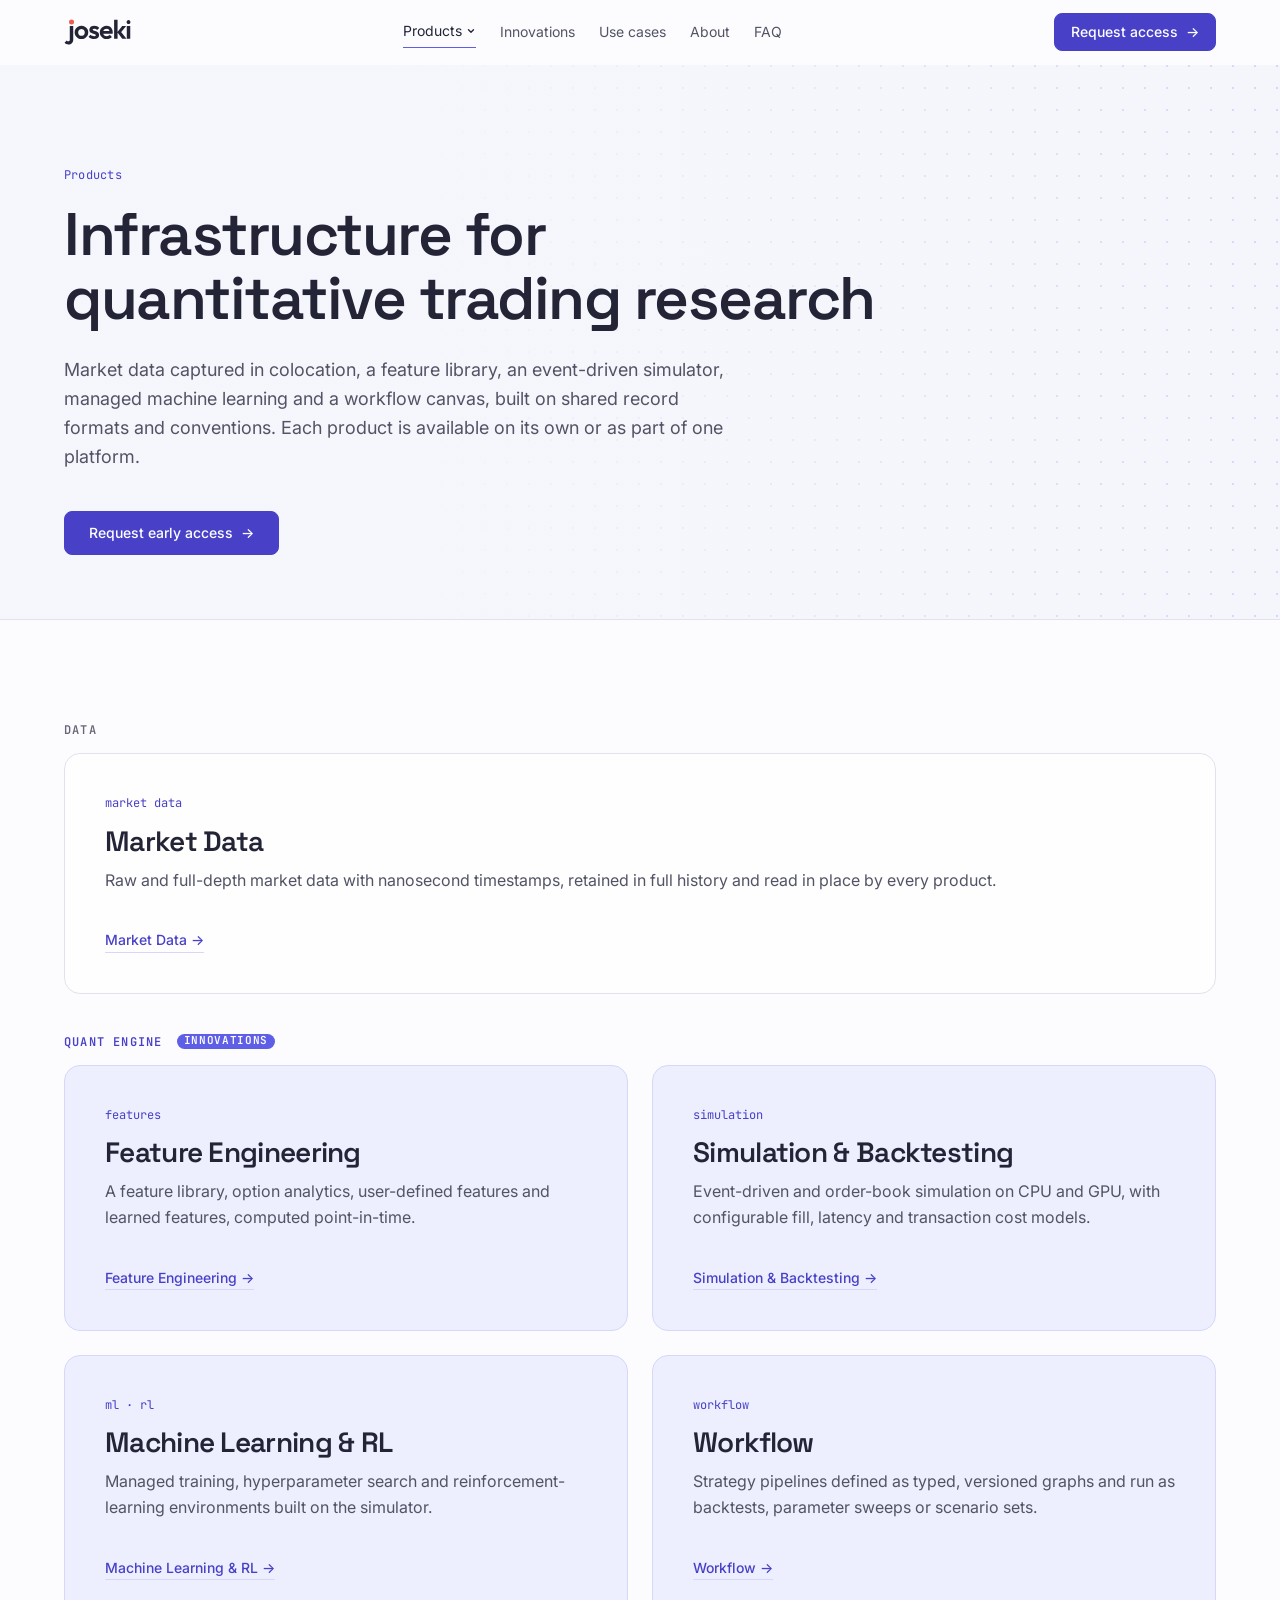
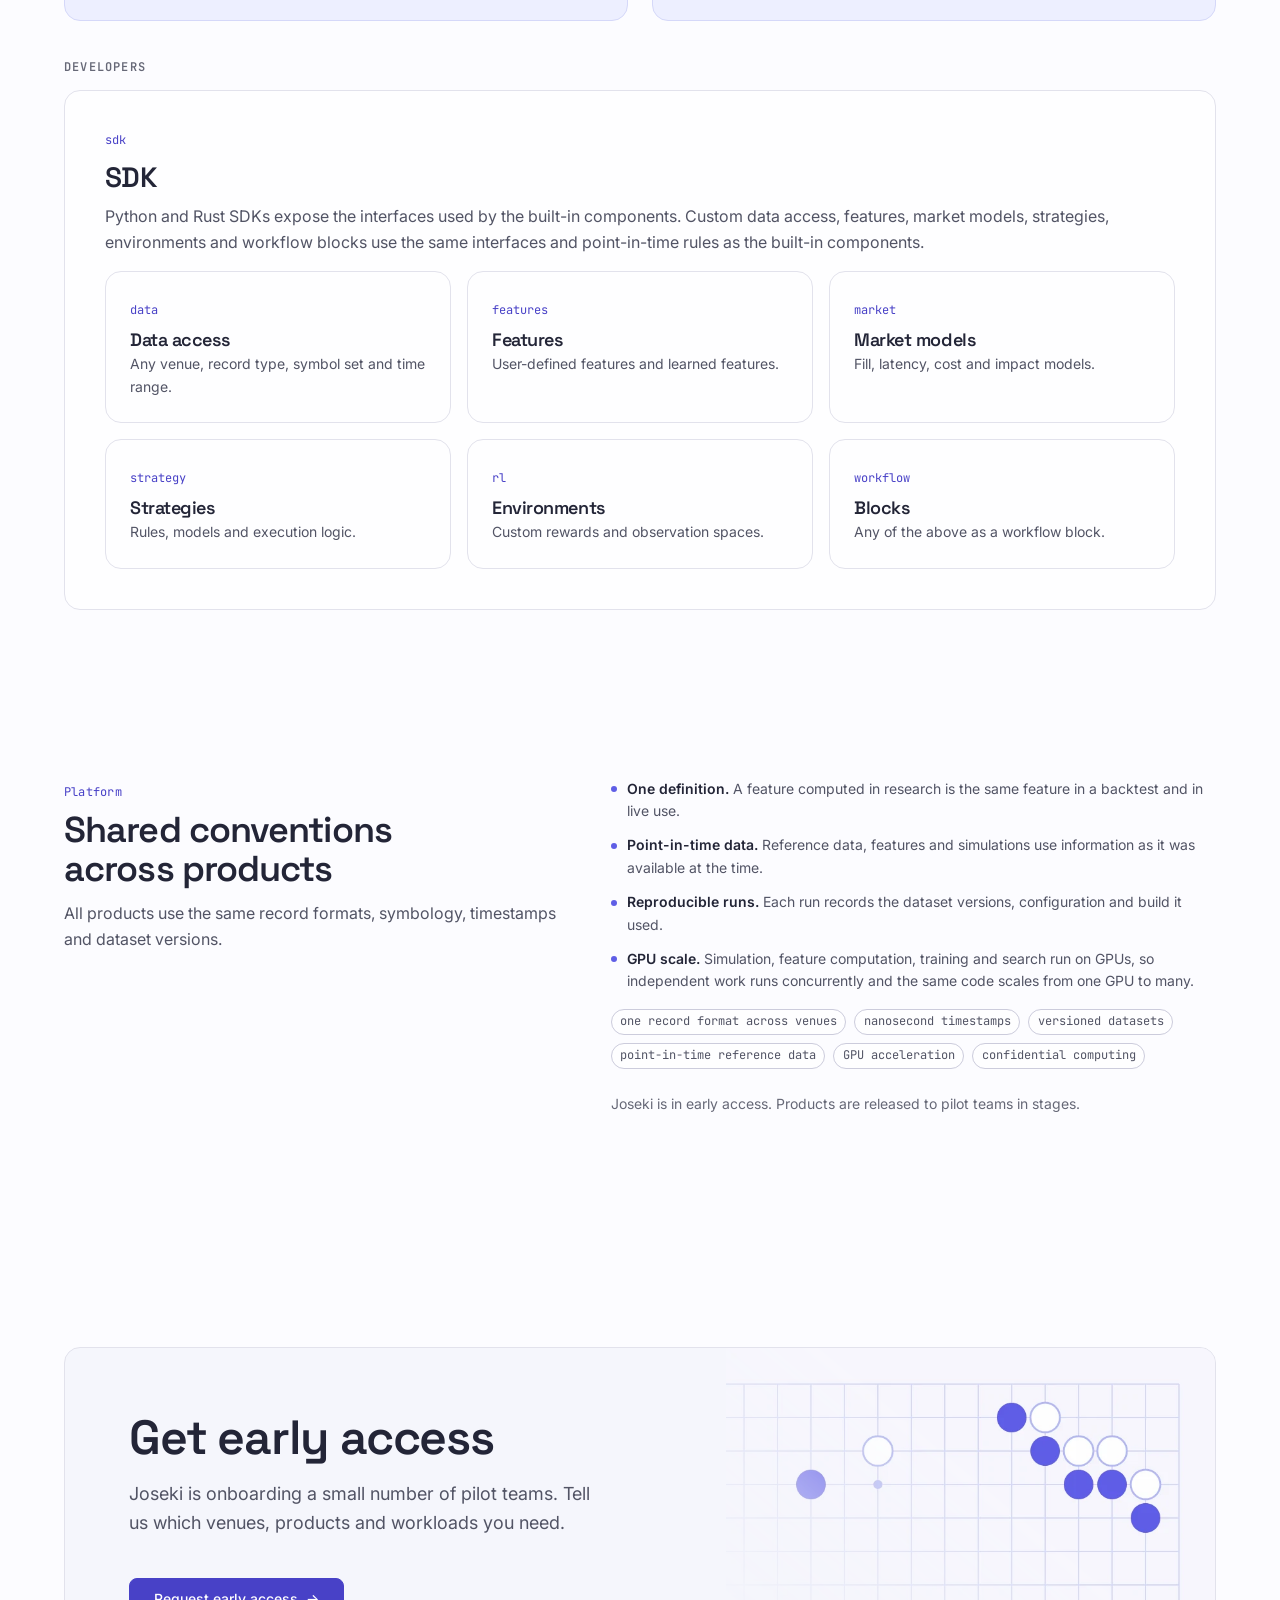
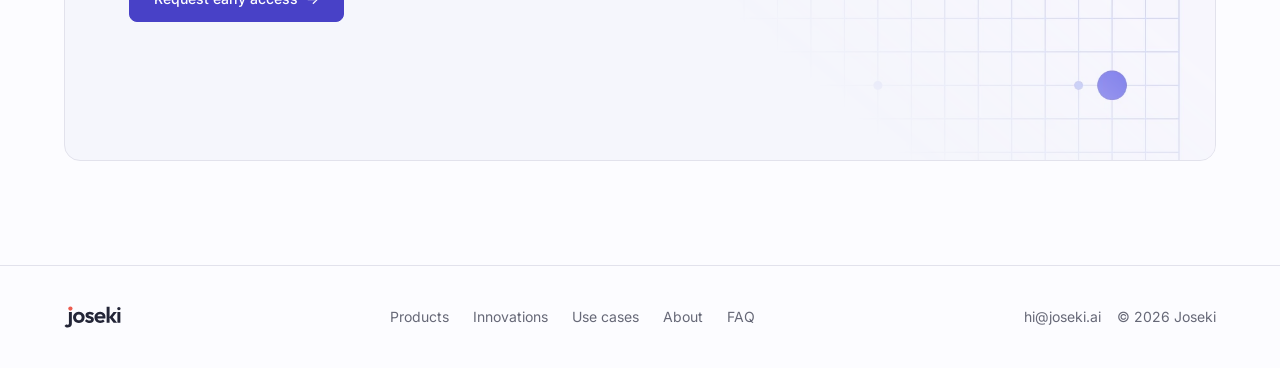
<file: products/index.html>
<!DOCTYPE html>
<!-- Joseki marketing owns this static page: the products overview. -->
<html lang="en">
<head>
  <meta charset="UTF-8" />
  <meta name="viewport" content="width=device-width, initial-scale=1" />
  <meta name="robots" content="noarchive" />
  <title>Products — Joseki</title>
  <meta name="description" content="Market data captured in colocation, feature engineering, event-driven simulation, managed machine learning and workflow tooling for quantitative trading research, available separately or as one platform." />
  <link rel="preconnect" href="https://fonts.googleapis.com" />
  <link rel="preconnect" href="https://fonts.gstatic.com" crossorigin />
  <link rel="stylesheet" href="https://fonts.googleapis.com/css2?family=Space+Grotesk:wght@500;600;700&family=Inter:wght@400;500;600&family=JetBrains+Mono:wght@400;500&display=swap" />
  <link rel="stylesheet" href="/css/styles.css?v=0bc73565" />
  <link rel="icon" href="/img/favicon-32.png?v=bb30afc0" sizes="32x32" type="image/png" />
  <link rel="icon" href="/img/favicon.svg?v=612ca15e" type="image/svg+xml" />
  <link rel="apple-touch-icon" href="/img/apple-touch-icon.png?v=7920d79d" />
</head>
<body>
  <header class="nav" id="nav" data-scrolled="false">
    <div class="wrap nav__row">
      <a class="brand" href="/" aria-label="Joseki home">
        <img class="brand__logo" src="/img/logo.svg?v=16c0c2ed" alt="Joseki" width="67" height="26" />
      </a>
      <nav aria-label="Primary">
        <ul class="nav__links" id="primaryLinks">
          <li class="nav__group" id="productsGroup">
            <button class="nav__menubtn" type="button" id="productsButton" aria-expanded="false" aria-controls="productsMenu" aria-current="true">Products <svg class="nav__chev" viewBox="0 0 12 12" aria-hidden="true"><path d="M3 4.5l3 3 3-3"/></svg></button>
            <div class="nav__panel" id="productsMenu">
              <div class="nav__groups">
              <div class="nav__grp">
                <span class="nav__grphead">Data</span>
                <ul class="nav__sub">
                  <li><a href="/products/market-data/"><strong>Market Data</strong><span>Colocated capture, nanosecond timestamps, full history, integrated</span></a></li>
                </ul>
              </div>
              <div class="nav__grp nav__grp--engine">
                <span class="nav__grphead">Quant engine <span class="grptag">Innovations</span></span>
                <ul class="nav__sub">
                  <li><a href="/products/feature-engineering/"><strong>Feature Engineering</strong><span>Feature library, option analytics, learned features</span></a></li>
                  <li><a href="/products/simulation/"><strong>Simulation &amp; Backtesting</strong><span>Event-driven and order book simulation on CPU and GPU</span></a></li>
                  <li><a href="/products/machine-learning/"><strong>Machine Learning &amp; RL</strong><span>Managed training, search and RL environments</span></a></li>
                  <li><a href="/products/workflow/"><strong>Workflow</strong><span>Strategy pipelines as typed, versioned graphs</span></a></li>
                </ul>
              </div>
              </div>
              <a class="nav__all" href="/products/" aria-current="page">All products <span class="arrow" aria-hidden="true">→</span></a>
            </div>
          </li>
          <li><a href="/innovations/">Innovations</a></li>
          <li><a href="/use-cases/">Use cases</a></li>
          <li><a href="/about/">About</a></li>
          <li><a href="/#faq">FAQ</a></li>
        </ul>
      </nav>
      <div class="nav__cta">
        <a class="btn btn--sm" href="/access/">Request access <span class="arrow" aria-hidden="true">→</span></a>
        <button class="nav__toggle" type="button" aria-label="Open menu" aria-expanded="false" aria-controls="primaryLinks" id="navToggle">
          <svg width="20" height="20" viewBox="0 0 24 24" fill="none" aria-hidden="true"><path d="M3 6h18M3 12h18M3 18h18" stroke="currentColor" stroke-width="1.8" stroke-linecap="round"/></svg>
        </button>
      </div>
    </div>
  </header>

  <main id="top">
    <section class="page-head">
      <div class="wrap">
        <span class="eyebrow">Products</span>
        <h1>Infrastructure for quantitative trading research</h1>
        <p class="lede">Market data captured in colocation, a feature library, an event-driven simulator, managed machine learning and a workflow canvas, built on shared record formats and conventions. Each product is available on its own or as part of one platform.</p>
        <div class="hero__actions">
          <a class="btn" href="/access/">Request early access <span class="arrow" aria-hidden="true">→</span></a>
        </div>
      </div>
    </section>

    <section class="section wrap">
      <div class="stories">
        <h2 class="grid-head">Data</h2>
        <article class="story story--wide">
          <span class="tile__code">market data</span>
          <h3>Market Data</h3>
          <p>Raw and full-depth market data with nanosecond timestamps, retained in full history and read in place by every product.</p>
          <p class="story__links"><a class="textlink" href="/products/market-data/">Market Data →</a></p>
        </article>

        <h2 class="grid-head grid-head--accent">Quant engine <span class="grptag">Innovations</span></h2>
        <article class="story story--engine">
          <span class="tile__code">features</span>
          <h3>Feature Engineering</h3>
          <p>A feature library, option analytics, user-defined features and learned features, computed point-in-time.</p>
          <p class="story__links"><a class="textlink" href="/products/feature-engineering/">Feature Engineering →</a></p>
        </article>
        <article class="story story--engine">
          <span class="tile__code">simulation</span>
          <h3>Simulation &amp; Backtesting</h3>
          <p>Event-driven and order-book simulation on CPU and GPU, with configurable fill, latency and transaction cost models.</p>
          <p class="story__links"><a class="textlink" href="/products/simulation/">Simulation &amp; Backtesting →</a></p>
        </article>
        <article class="story story--engine">
          <span class="tile__code">ml · rl</span>
          <h3>Machine Learning &amp; RL</h3>
          <p>Managed training, hyperparameter search and reinforcement-learning environments built on the simulator.</p>
          <p class="story__links"><a class="textlink" href="/products/machine-learning/">Machine Learning &amp; RL →</a></p>
        </article>
        <article class="story story--engine">
          <span class="tile__code">workflow</span>
          <h3>Workflow</h3>
          <p>Strategy pipelines defined as typed, versioned graphs and run as backtests, parameter sweeps or scenario sets.</p>
          <p class="story__links"><a class="textlink" href="/products/workflow/">Workflow →</a></p>
        </article>

        <h2 class="grid-head">Developers</h2>
        <article class="story story--wide" id="sdk">
          <span class="tile__code">sdk</span>
          <h3>SDK</h3>
          <p>Python and Rust SDKs expose the interfaces used by the built-in components. Custom data access, features, market models, strategies, environments and workflow blocks use the same interfaces and point-in-time rules as the built-in components.</p>
          <div class="tiles">
            <div class="tile"><span class="tile__code">data</span><h3>Data access</h3><p>Any venue, record type, symbol set and time range.</p></div>
            <div class="tile"><span class="tile__code">features</span><h3>Features</h3><p>User-defined features and learned features.</p></div>
            <div class="tile"><span class="tile__code">market</span><h3>Market models</h3><p>Fill, latency, cost and impact models.</p></div>
            <div class="tile"><span class="tile__code">strategy</span><h3>Strategies</h3><p>Rules, models and execution logic.</p></div>
            <div class="tile"><span class="tile__code">rl</span><h3>Environments</h3><p>Custom rewards and observation spaces.</p></div>
            <div class="tile"><span class="tile__code">workflow</span><h3>Blocks</h3><p>Any of the above as a workflow block.</p></div>
          </div>
        </article>
      </div>
    </section>

    <section class="section--tight wrap">
      <div class="blocks">
        <div class="block" id="platform">
          <div class="block__head">
            <span class="card__label">Platform</span>
            <h2>Shared conventions across products</h2>
            <p>All products use the same record formats, symbology, timestamps and dataset versions.</p>
          </div>
          <div class="block__body">
            <ul class="points">
              <li><strong>One definition.</strong> A feature computed in research is the same feature in a backtest and in live use.</li>
              <li><strong>Point-in-time data.</strong> Reference data, features and simulations use information as it was available at the time.</li>
              <li><strong>Reproducible runs.</strong> Each run records the dataset versions, configuration and build it used.</li>
              <li><strong>GPU scale.</strong> Simulation, feature computation, training and search run on GPUs, so independent work runs concurrently and the same code scales from one GPU to many.</li>
            </ul>
            <ul class="tags"><li>one record format across venues</li><li>nanosecond timestamps</li><li>versioned datasets</li><li>point-in-time reference data</li><li>GPU acceleration</li><li>confidential computing</li></ul>
            <p class="lede-note">Joseki is in early access. Products are released to pilot teams in stages.</p>
          </div>
        </div>
      </div>
    </section>

    <section class="section wrap" id="access">
      <div class="cta">
        <div class="cta__text">
          <h2>Get early access</h2>
          <p>Joseki is onboarding a small number of pilot teams. Tell us which venues, products and workloads you need.</p>
          <div class="hero__actions">
            <a class="btn" href="/access/">Request early access <span class="arrow" aria-hidden="true">→</span></a>
          </div>
        </div>
        <div class="cta__art"><img src="/img/goban.webp?v=423a199f" alt="" width="760" height="640" loading="lazy" decoding="async" /></div>
      </div>
    </section>
  </main>

  <footer class="foot">
    <div class="wrap foot__row">
      <a class="brand brand--foot" href="/" aria-label="Joseki home">
        <img class="brand__logo" src="/img/logo.svg?v=16c0c2ed" alt="Joseki" width="57" height="22" />
      </a>
      <nav aria-label="Footer">
        <ul class="foot__links">
          <li><a href="/products/" aria-current="page">Products</a></li>
          <li><a href="/innovations/">Innovations</a></li>
          <li><a href="/use-cases/">Use cases</a></li>
          <li><a href="/about/">About</a></li>
          <li><a href="/#faq">FAQ</a></li>
        </ul>
      </nav>
      <div class="foot__meta">
        <a href="mailto:hi@joseki.ai">hi@joseki.ai</a>
        <span>© 2026 Joseki</span>
      </div>
    </div>
  </footer>

  <script src="/js/app.js?v=12b68f65" defer></script>
</body>
</html>
</file>
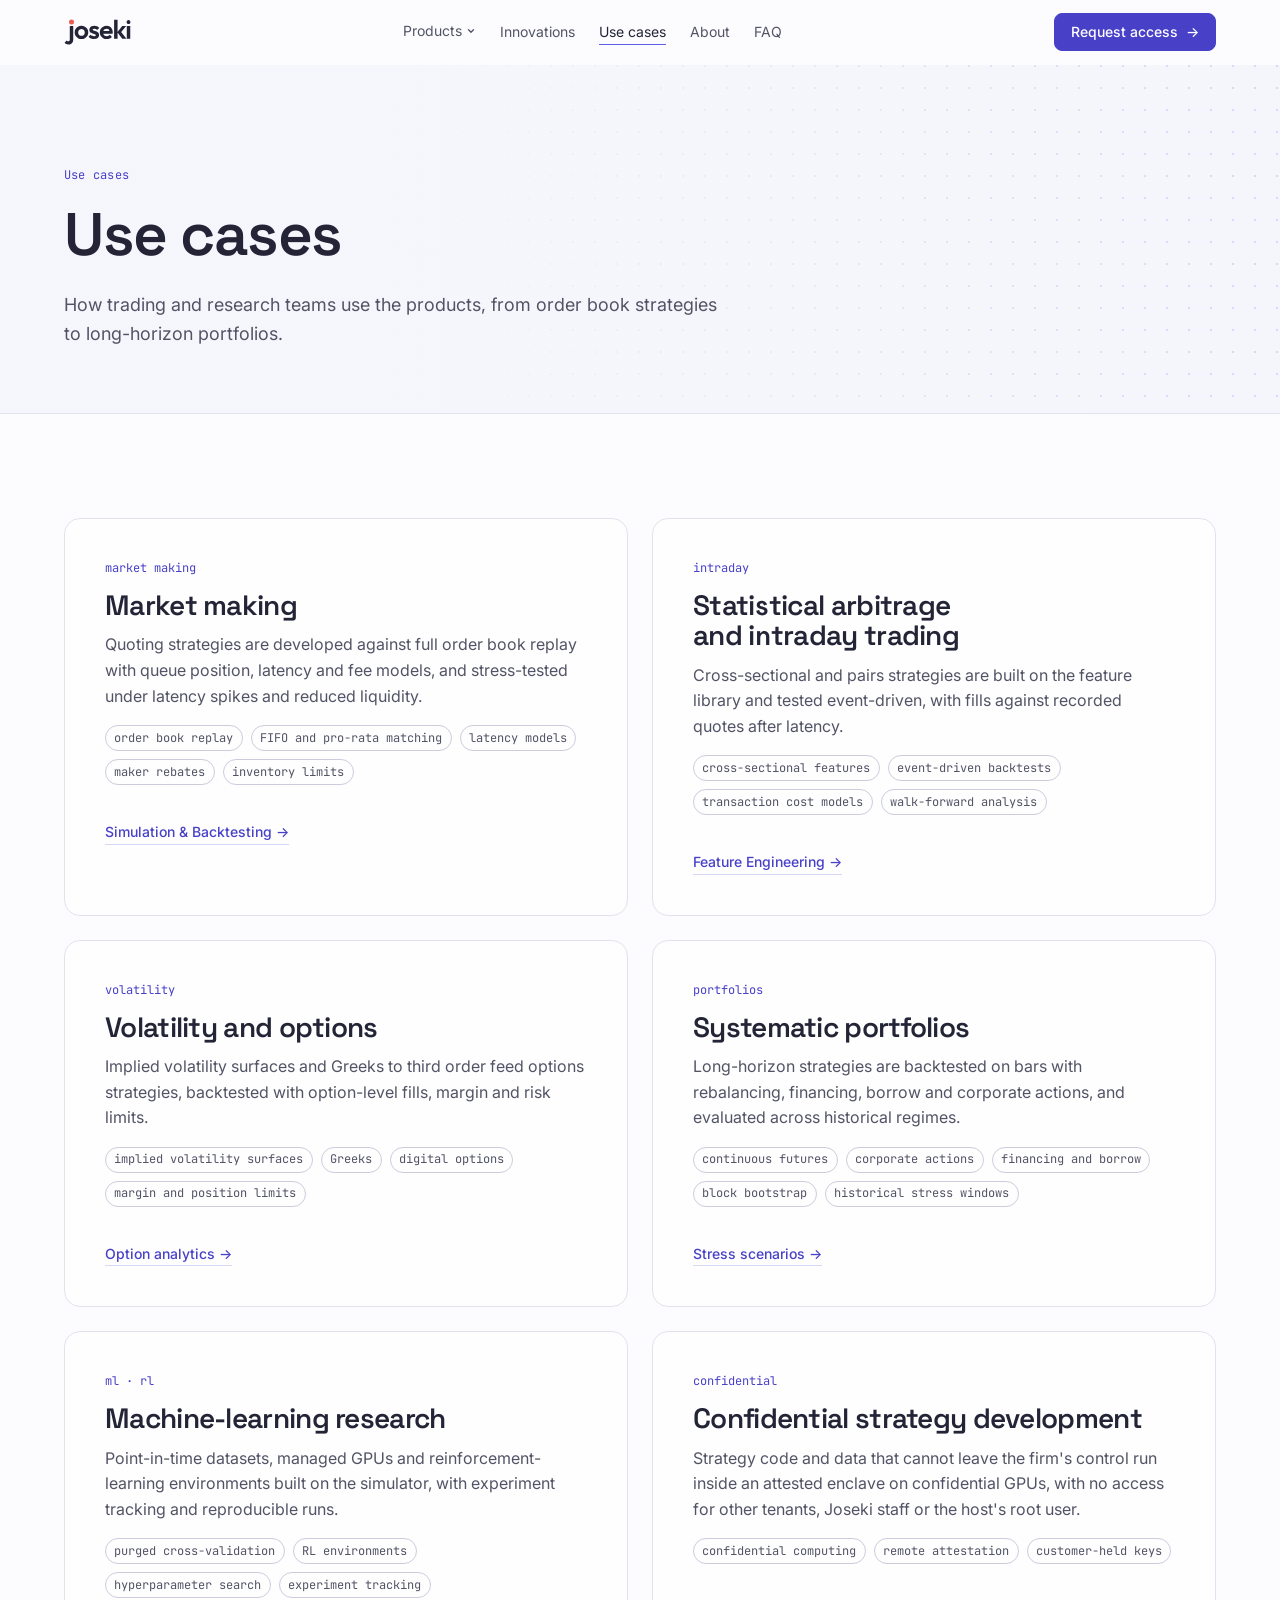
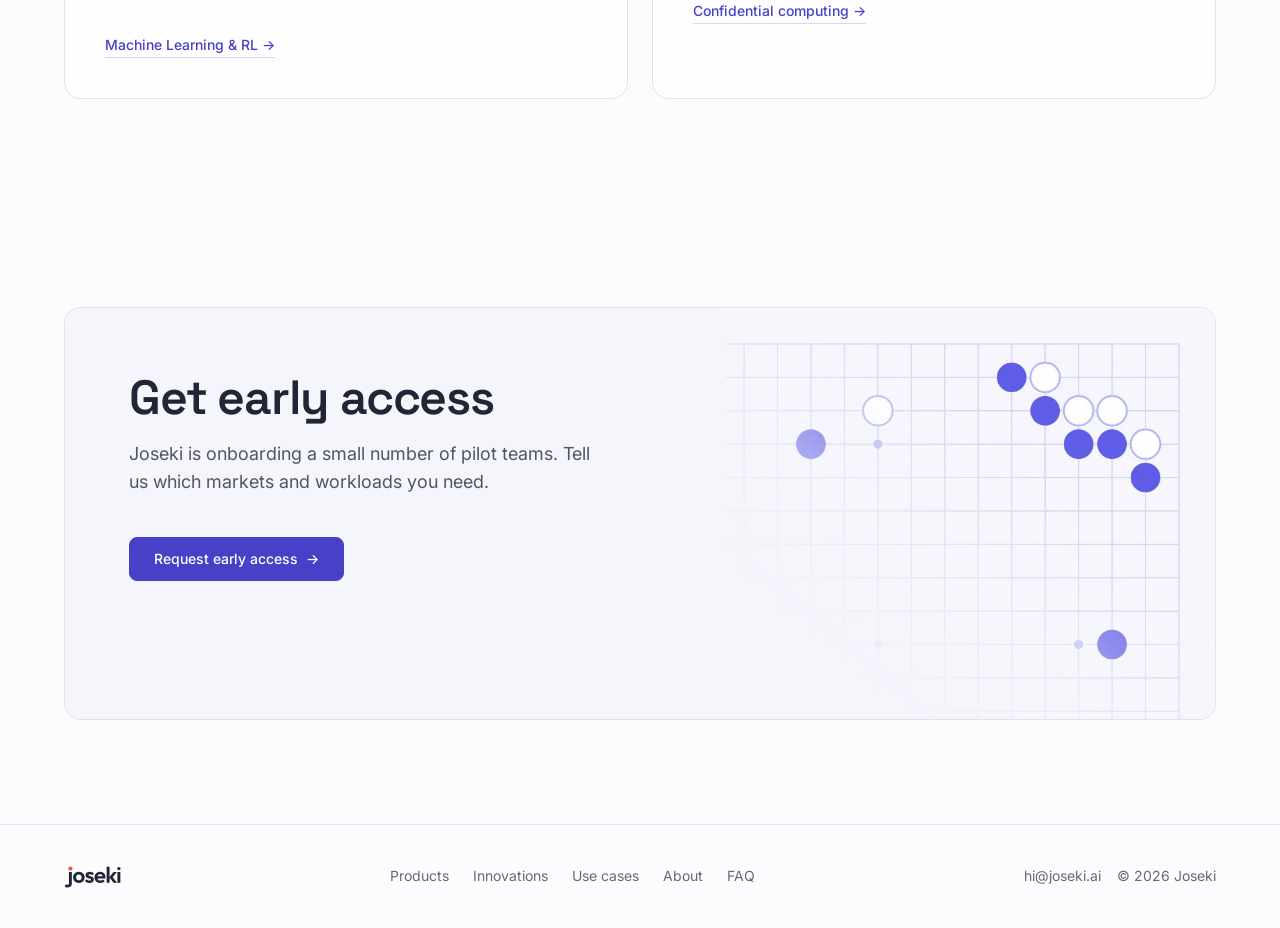
<file: use-cases/index.html>
<!DOCTYPE html>
<!-- Joseki marketing owns this static page: how trading and research teams use the products. -->
<html lang="en">
<head>
  <meta charset="UTF-8" />
  <meta name="viewport" content="width=device-width, initial-scale=1" />
  <meta name="robots" content="noarchive" />
  <title>Use cases — Joseki</title>
  <meta name="description" content="How trading and research teams use Joseki: market making, statistical arbitrage, volatility and options, systematic portfolios, machine-learning research and confidential strategy development." />
  <link rel="preconnect" href="https://fonts.googleapis.com" />
  <link rel="preconnect" href="https://fonts.gstatic.com" crossorigin />
  <link rel="stylesheet" href="https://fonts.googleapis.com/css2?family=Space+Grotesk:wght@500;600;700&family=Inter:wght@400;500;600&family=JetBrains+Mono:wght@400;500&display=swap" />
  <link rel="stylesheet" href="/css/styles.css?v=0bc73565" />
  <link rel="icon" href="/img/favicon-32.png?v=bb30afc0" sizes="32x32" type="image/png" />
  <link rel="icon" href="/img/favicon.svg?v=612ca15e" type="image/svg+xml" />
  <link rel="apple-touch-icon" href="/img/apple-touch-icon.png?v=7920d79d" />
</head>
<body>
  <header class="nav" id="nav" data-scrolled="false">
    <div class="wrap nav__row">
      <a class="brand" href="/" aria-label="Joseki home">
        <img class="brand__logo" src="/img/logo.svg?v=16c0c2ed" alt="Joseki" width="67" height="26" />
      </a>
      <nav aria-label="Primary">
        <ul class="nav__links" id="primaryLinks">
          <li class="nav__group" id="productsGroup">
            <button class="nav__menubtn" type="button" id="productsButton" aria-expanded="false" aria-controls="productsMenu">Products <svg class="nav__chev" viewBox="0 0 12 12" aria-hidden="true"><path d="M3 4.5l3 3 3-3"/></svg></button>
            <div class="nav__panel" id="productsMenu">
              <div class="nav__groups">
              <div class="nav__grp">
                <span class="nav__grphead">Data</span>
                <ul class="nav__sub">
                  <li><a href="/products/market-data/"><strong>Market Data</strong><span>Colocated capture, nanosecond timestamps, full history, integrated</span></a></li>
                </ul>
              </div>
              <div class="nav__grp nav__grp--engine">
                <span class="nav__grphead">Quant engine <span class="grptag">Innovations</span></span>
                <ul class="nav__sub">
                  <li><a href="/products/feature-engineering/"><strong>Feature Engineering</strong><span>Feature library, option analytics, learned features</span></a></li>
                  <li><a href="/products/simulation/"><strong>Simulation &amp; Backtesting</strong><span>Event-driven and order book simulation on CPU and GPU</span></a></li>
                  <li><a href="/products/machine-learning/"><strong>Machine Learning &amp; RL</strong><span>Managed training, search and RL environments</span></a></li>
                  <li><a href="/products/workflow/"><strong>Workflow</strong><span>Strategy pipelines as typed, versioned graphs</span></a></li>
                </ul>
              </div>
              </div>
              <a class="nav__all" href="/products/">All products <span class="arrow" aria-hidden="true">→</span></a>
            </div>
          </li>
          <li><a href="/innovations/">Innovations</a></li>
          <li><a href="/use-cases/" aria-current="page">Use cases</a></li>
          <li><a href="/about/">About</a></li>
          <li><a href="/#faq">FAQ</a></li>
        </ul>
      </nav>
      <div class="nav__cta">
        <a class="btn btn--sm" href="/access/">Request access <span class="arrow" aria-hidden="true">→</span></a>
        <button class="nav__toggle" type="button" aria-label="Open menu" aria-expanded="false" aria-controls="primaryLinks" id="navToggle">
          <svg width="20" height="20" viewBox="0 0 24 24" fill="none" aria-hidden="true"><path d="M3 6h18M3 12h18M3 18h18" stroke="currentColor" stroke-width="1.8" stroke-linecap="round"/></svg>
        </button>
      </div>
    </div>
  </header>

  <main id="top">
    <section class="page-head">
      <div class="wrap">
        <span class="eyebrow">Use cases</span>
        <h1>Use cases</h1>
        <p class="lede">How trading and research teams use the products, from order book strategies to long-horizon portfolios.</p>
      </div>
    </section>

    <section class="section wrap">
      <div class="stories">
        <article class="story" id="market-making">
          <span class="tile__code">market making</span>
          <h3>Market making</h3>
          <p>Quoting strategies are developed against full order book replay with queue position, latency and fee models, and stress-tested under latency spikes and reduced liquidity.</p>
          <ul class="tags"><li>order book replay</li><li>FIFO and pro-rata matching</li><li>latency models</li><li>maker rebates</li><li>inventory limits</li></ul>
          <p class="story__links"><a class="textlink" href="/products/simulation/">Simulation &amp; Backtesting →</a></p>
        </article>

        <article class="story" id="statistical-arbitrage">
          <span class="tile__code">intraday</span>
          <h3>Statistical arbitrage and intraday trading</h3>
          <p>Cross-sectional and pairs strategies are built on the feature library and tested event-driven, with fills against recorded quotes after latency.</p>
          <ul class="tags"><li>cross-sectional features</li><li>event-driven backtests</li><li>transaction cost models</li><li>walk-forward analysis</li></ul>
          <p class="story__links"><a class="textlink" href="/products/feature-engineering/">Feature Engineering →</a></p>
        </article>

        <article class="story" id="options">
          <span class="tile__code">volatility</span>
          <h3>Volatility and options</h3>
          <p>Implied volatility surfaces and Greeks to third order feed options strategies, backtested with option-level fills, margin and risk limits.</p>
          <ul class="tags"><li>implied volatility surfaces</li><li>Greeks</li><li>digital options</li><li>margin and position limits</li></ul>
          <p class="story__links"><a class="textlink" href="/products/feature-engineering/#options">Option analytics →</a></p>
        </article>

        <article class="story" id="systematic">
          <span class="tile__code">portfolios</span>
          <h3>Systematic portfolios</h3>
          <p>Long-horizon strategies are backtested on bars with rebalancing, financing, borrow and corporate actions, and evaluated across historical regimes.</p>
          <ul class="tags"><li>continuous futures</li><li>corporate actions</li><li>financing and borrow</li><li>block bootstrap</li><li>historical stress windows</li></ul>
          <p class="story__links"><a class="textlink" href="/products/simulation/#stress">Stress scenarios →</a></p>
        </article>

        <article class="story" id="ml">
          <span class="tile__code">ml · rl</span>
          <h3>Machine-learning research</h3>
          <p>Point-in-time datasets, managed GPUs and reinforcement-learning environments built on the simulator, with experiment tracking and reproducible runs.</p>
          <ul class="tags"><li>purged cross-validation</li><li>RL environments</li><li>hyperparameter search</li><li>experiment tracking</li></ul>
          <p class="story__links"><a class="textlink" href="/products/machine-learning/">Machine Learning &amp; RL →</a></p>
        </article>

        <article class="story" id="confidential">
          <span class="tile__code">confidential</span>
          <h3>Confidential strategy development</h3>
          <p>Strategy code and data that cannot leave the firm's control run inside an attested enclave on confidential GPUs, with no access for other tenants, Joseki staff or the host's root user.</p>
          <ul class="tags"><li>confidential computing</li><li>remote attestation</li><li>customer-held keys</li></ul>
          <p class="story__links"><a class="textlink" href="/innovations/#confidential">Confidential computing →</a></p>
        </article>
      </div>
    </section>

    <section class="section wrap" id="access">
      <div class="cta">
        <div class="cta__text">
          <h2>Get early access</h2>
          <p>Joseki is onboarding a small number of pilot teams. Tell us which markets and workloads you need.</p>
          <div class="hero__actions">
            <a class="btn" href="/access/">Request early access <span class="arrow" aria-hidden="true">→</span></a>
          </div>
        </div>
        <div class="cta__art"><img src="/img/goban.webp?v=423a199f" alt="" width="760" height="640" loading="lazy" decoding="async" /></div>
      </div>
    </section>
  </main>

  <footer class="foot">
    <div class="wrap foot__row">
      <a class="brand brand--foot" href="/" aria-label="Joseki home">
        <img class="brand__logo" src="/img/logo.svg?v=16c0c2ed" alt="Joseki" width="57" height="22" />
      </a>
      <nav aria-label="Footer">
        <ul class="foot__links">
          <li><a href="/products/">Products</a></li>
          <li><a href="/innovations/">Innovations</a></li>
          <li><a href="/use-cases/" aria-current="page">Use cases</a></li>
          <li><a href="/about/">About</a></li>
          <li><a href="/#faq">FAQ</a></li>
        </ul>
      </nav>
      <div class="foot__meta">
        <a href="mailto:hi@joseki.ai">hi@joseki.ai</a>
        <span>© 2026 Joseki</span>
      </div>
    </div>
  </footer>

  <script src="/js/app.js?v=12b68f65" defer></script>
</body>
</html>
</file>
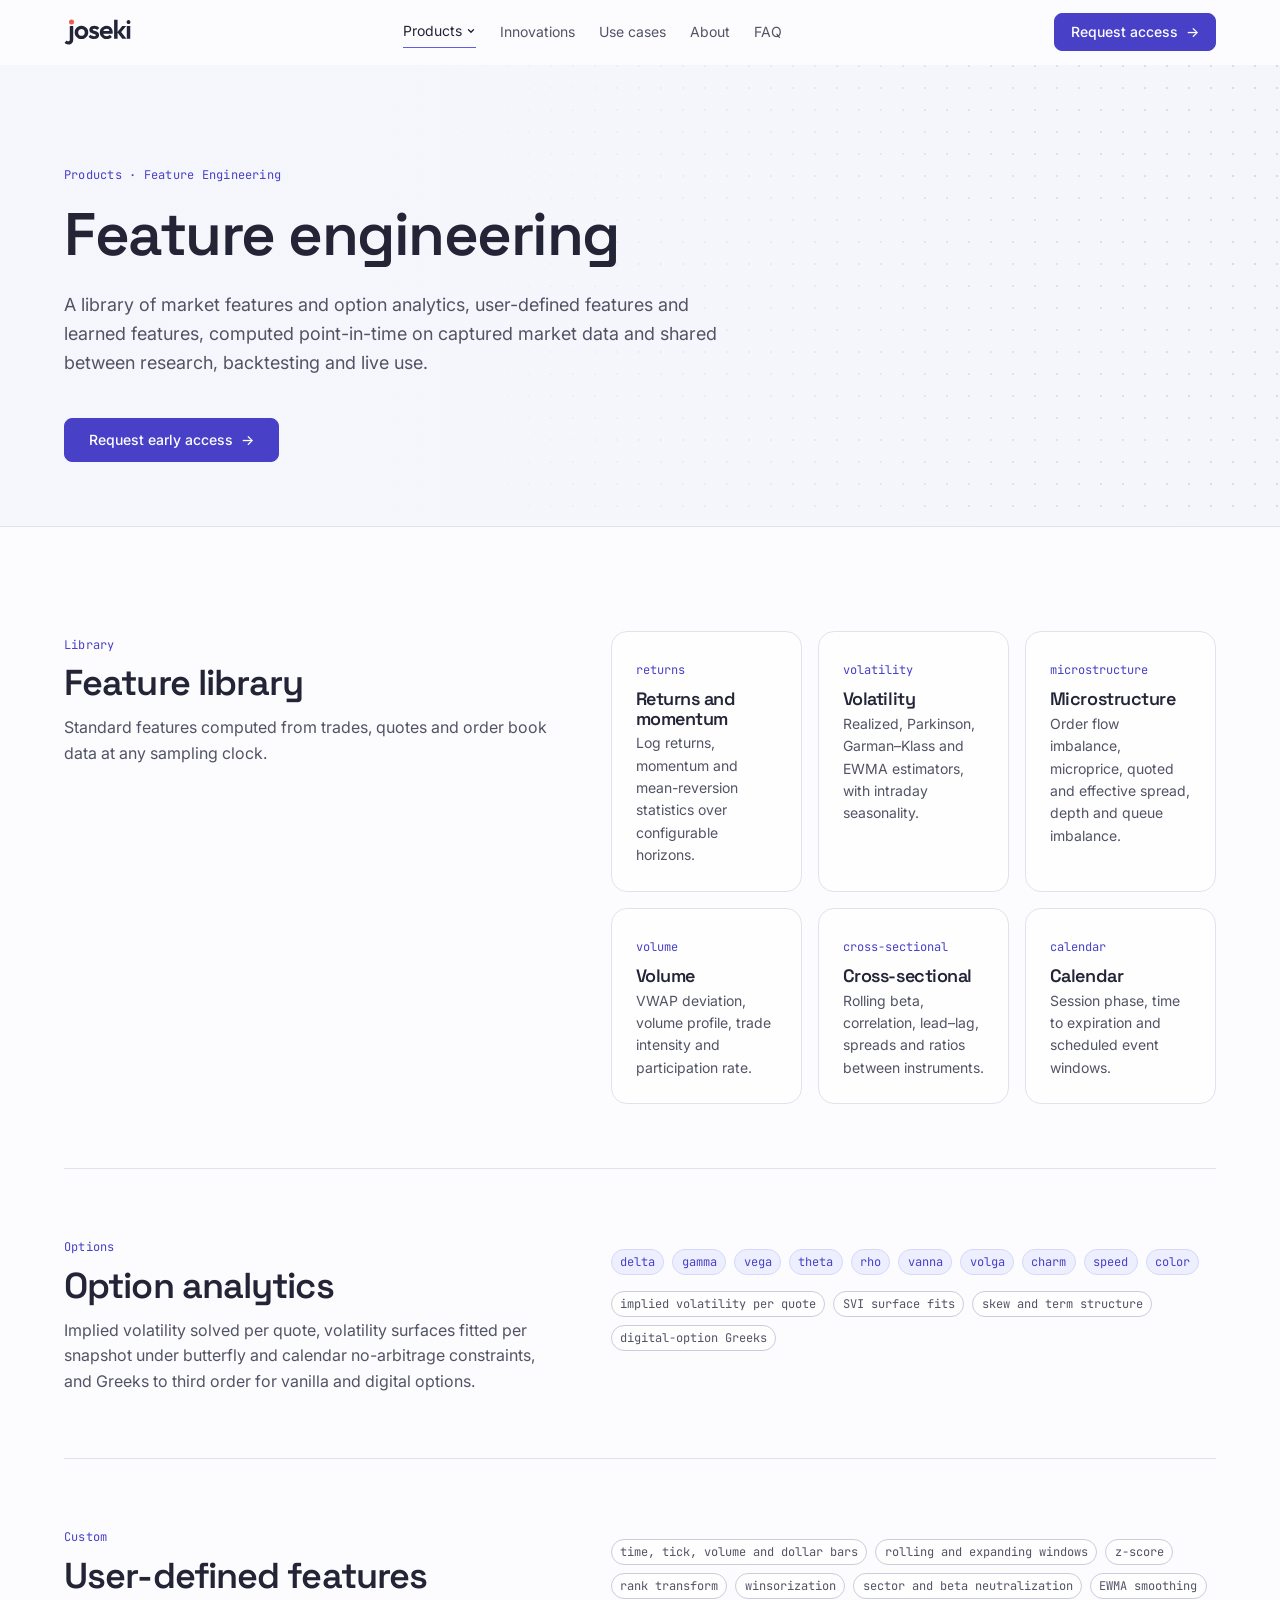
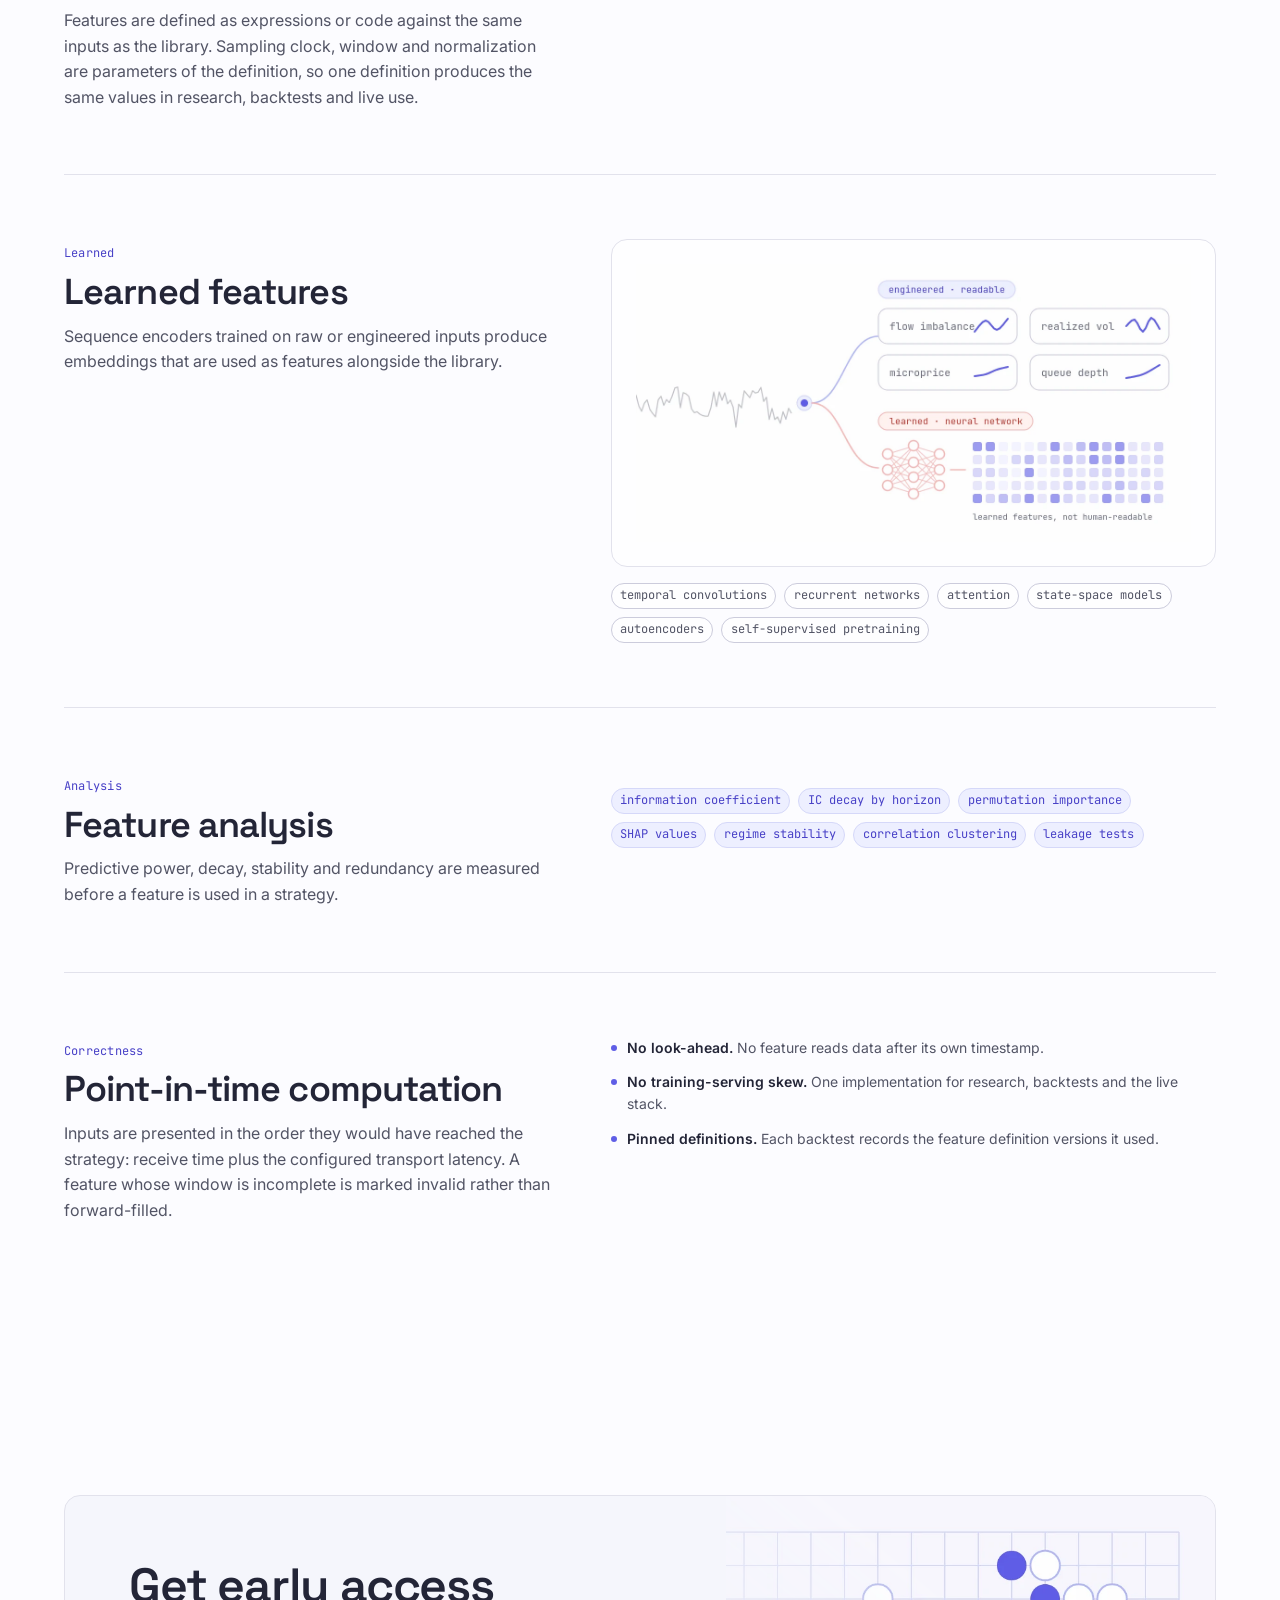
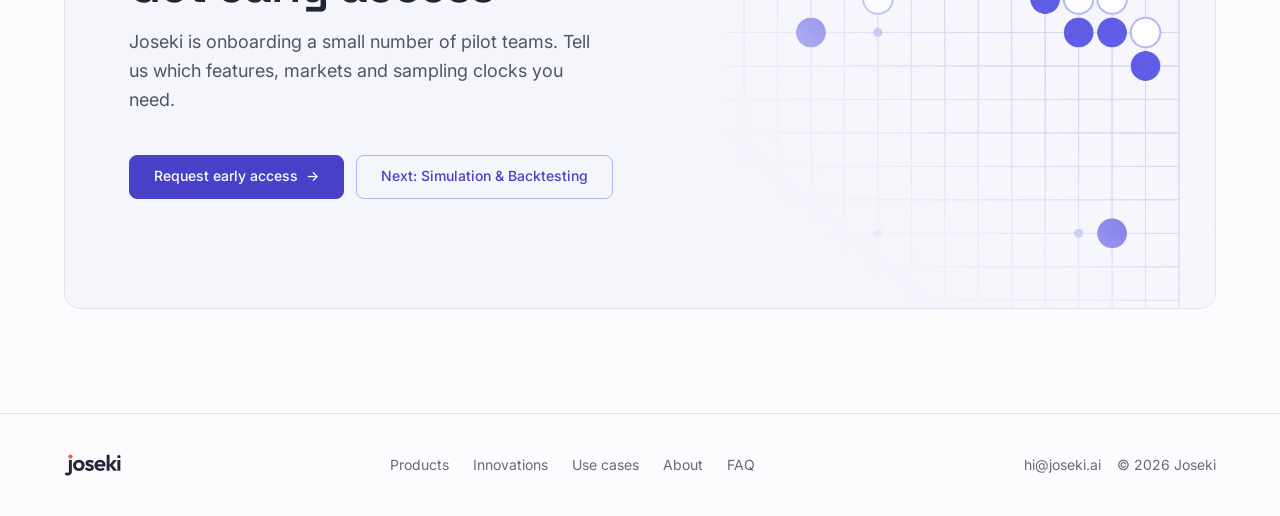
<file: products/feature-engineering/index.html>
<!DOCTYPE html>
<!-- Joseki marketing owns this static page: the Feature Engineering product. -->
<html lang="en">
<head>
  <meta charset="UTF-8" />
  <meta name="viewport" content="width=device-width, initial-scale=1" />
  <meta name="robots" content="noarchive" />
  <title>Feature Engineering — Joseki</title>
  <meta name="description" content="A library of market features and option analytics, user-defined features and learned features, computed point-in-time on captured market data and shared between research, backtesting and live use." />
  <link rel="preconnect" href="https://fonts.googleapis.com" />
  <link rel="preconnect" href="https://fonts.gstatic.com" crossorigin />
  <link rel="stylesheet" href="https://fonts.googleapis.com/css2?family=Space+Grotesk:wght@500;600;700&family=Inter:wght@400;500;600&family=JetBrains+Mono:wght@400;500&display=swap" />
  <link rel="stylesheet" href="/css/styles.css?v=0bc73565" />
  <link rel="icon" href="/img/favicon-32.png?v=bb30afc0" sizes="32x32" type="image/png" />
  <link rel="icon" href="/img/favicon.svg?v=612ca15e" type="image/svg+xml" />
  <link rel="apple-touch-icon" href="/img/apple-touch-icon.png?v=7920d79d" />
</head>
<body>
  <header class="nav" id="nav" data-scrolled="false">
    <div class="wrap nav__row">
      <a class="brand" href="/" aria-label="Joseki home">
        <img class="brand__logo" src="/img/logo.svg?v=16c0c2ed" alt="Joseki" width="67" height="26" />
      </a>
      <nav aria-label="Primary">
        <ul class="nav__links" id="primaryLinks">
          <li class="nav__group" id="productsGroup">
            <button class="nav__menubtn" type="button" id="productsButton" aria-expanded="false" aria-controls="productsMenu" aria-current="true">Products <svg class="nav__chev" viewBox="0 0 12 12" aria-hidden="true"><path d="M3 4.5l3 3 3-3"/></svg></button>
            <div class="nav__panel" id="productsMenu">
              <div class="nav__groups">
              <div class="nav__grp">
                <span class="nav__grphead">Data</span>
                <ul class="nav__sub">
                  <li><a href="/products/market-data/"><strong>Market Data</strong><span>Colocated capture, nanosecond timestamps, full history, integrated</span></a></li>
                </ul>
              </div>
              <div class="nav__grp nav__grp--engine">
                <span class="nav__grphead">Quant engine <span class="grptag">Innovations</span></span>
                <ul class="nav__sub">
                  <li><a href="/products/feature-engineering/" aria-current="page"><strong>Feature Engineering</strong><span>Feature library, option analytics, learned features</span></a></li>
                  <li><a href="/products/simulation/"><strong>Simulation &amp; Backtesting</strong><span>Event-driven and order book simulation on CPU and GPU</span></a></li>
                  <li><a href="/products/machine-learning/"><strong>Machine Learning &amp; RL</strong><span>Managed training, search and RL environments</span></a></li>
                  <li><a href="/products/workflow/"><strong>Workflow</strong><span>Strategy pipelines as typed, versioned graphs</span></a></li>
                </ul>
              </div>
              </div>
              <a class="nav__all" href="/products/">All products <span class="arrow" aria-hidden="true">→</span></a>
            </div>
          </li>
          <li><a href="/innovations/">Innovations</a></li>
          <li><a href="/use-cases/">Use cases</a></li>
          <li><a href="/about/">About</a></li>
          <li><a href="/#faq">FAQ</a></li>
        </ul>
      </nav>
      <div class="nav__cta">
        <a class="btn btn--sm" href="/access/">Request access <span class="arrow" aria-hidden="true">→</span></a>
        <button class="nav__toggle" type="button" aria-label="Open menu" aria-expanded="false" aria-controls="primaryLinks" id="navToggle">
          <svg width="20" height="20" viewBox="0 0 24 24" fill="none" aria-hidden="true"><path d="M3 6h18M3 12h18M3 18h18" stroke="currentColor" stroke-width="1.8" stroke-linecap="round"/></svg>
        </button>
      </div>
    </div>
  </header>

  <main id="top">
    <section class="page-head">
      <div class="wrap">
        <span class="eyebrow">Products · Feature Engineering</span>
        <h1>Feature engineering</h1>
        <p class="lede">A library of market features and option analytics, user-defined features and learned features, computed point-in-time on captured market data and shared between research, backtesting and live use.</p>
        <div class="hero__actions">
          <a class="btn" href="/access/">Request early access <span class="arrow" aria-hidden="true">→</span></a>
        </div>
      </div>
    </section>

    <section class="section wrap">
      <div class="blocks">
        <div class="block" id="library">
          <div class="block__head">
            <span class="card__label">Library</span>
            <h2>Feature library</h2>
            <p>Standard features computed from trades, quotes and order book data at any sampling clock.</p>
          </div>
          <div class="block__body">
            <div class="tiles">
              <div class="tile"><span class="tile__code">returns</span><h3>Returns and momentum</h3><p>Log returns, momentum and mean-reversion statistics over configurable horizons.</p></div>
              <div class="tile"><span class="tile__code">volatility</span><h3>Volatility</h3><p>Realized, Parkinson, Garman–Klass and EWMA estimators, with intraday seasonality.</p></div>
              <div class="tile"><span class="tile__code">microstructure</span><h3>Microstructure</h3><p>Order flow imbalance, microprice, quoted and effective spread, depth and queue imbalance.</p></div>
              <div class="tile"><span class="tile__code">volume</span><h3>Volume</h3><p>VWAP deviation, volume profile, trade intensity and participation rate.</p></div>
              <div class="tile"><span class="tile__code">cross-sectional</span><h3>Cross-sectional</h3><p>Rolling beta, correlation, lead–lag, spreads and ratios between instruments.</p></div>
              <div class="tile"><span class="tile__code">calendar</span><h3>Calendar</h3><p>Session phase, time to expiration and scheduled event windows.</p></div>
            </div>
          </div>
        </div>

        <div class="block" id="options">
          <div class="block__head">
            <span class="card__label">Options</span>
            <h2>Option analytics</h2>
            <p>Implied volatility solved per quote, volatility surfaces fitted per snapshot under butterfly and calendar no-arbitrage constraints, and Greeks to third order for vanilla and digital options.</p>
          </div>
          <div class="block__body">
            <ul class="tags tags--accent"><li>delta</li><li>gamma</li><li>vega</li><li>theta</li><li>rho</li><li>vanna</li><li>volga</li><li>charm</li><li>speed</li><li>color</li></ul>
            <ul class="tags"><li>implied volatility per quote</li><li>SVI surface fits</li><li>skew and term structure</li><li>digital-option Greeks</li></ul>
          </div>
        </div>

        <div class="block" id="custom">
          <div class="block__head">
            <span class="card__label">Custom</span>
            <h2>User-defined features</h2>
            <p>Features are defined as expressions or code against the same inputs as the library. Sampling clock, window and normalization are parameters of the definition, so one definition produces the same values in research, backtests and live use.</p>
          </div>
          <div class="block__body">
            <ul class="tags"><li>time, tick, volume and dollar bars</li><li>rolling and expanding windows</li><li>z-score</li><li>rank transform</li><li>winsorization</li><li>sector and beta neutralization</li><li>EWMA smoothing</li></ul>
          </div>
        </div>

        <div class="block" id="learned">
          <div class="block__head">
            <span class="card__label">Learned</span>
            <h2>Learned features</h2>
            <p>Sequence encoders trained on raw or engineered inputs produce embeddings that are used as features alongside the library.</p>
          </div>
          <div class="block__body">
            <figure class="art-figure"><img src="/img/features.webp?v=06950886" alt="" width="1200" height="600" loading="lazy" decoding="async" /></figure>
            <ul class="tags"><li>temporal convolutions</li><li>recurrent networks</li><li>attention</li><li>state-space models</li><li>autoencoders</li><li>self-supervised pretraining</li></ul>
          </div>
        </div>

        <div class="block" id="analysis">
          <div class="block__head">
            <span class="card__label">Analysis</span>
            <h2>Feature analysis</h2>
            <p>Predictive power, decay, stability and redundancy are measured before a feature is used in a strategy.</p>
          </div>
          <div class="block__body">
            <ul class="tags tags--accent"><li>information coefficient</li><li>IC decay by horizon</li><li>permutation importance</li><li>SHAP values</li><li>regime stability</li><li>correlation clustering</li><li>leakage tests</li></ul>
          </div>
        </div>

        <div class="block" id="point-in-time">
          <div class="block__head">
            <span class="card__label">Correctness</span>
            <h2>Point-in-time computation</h2>
            <p>Inputs are presented in the order they would have reached the strategy: receive time plus the configured transport latency. A feature whose window is incomplete is marked invalid rather than forward-filled.</p>
          </div>
          <div class="block__body">
            <ul class="points">
              <li><strong>No look-ahead.</strong> No feature reads data after its own timestamp.</li>
              <li><strong>No training-serving skew.</strong> One implementation for research, backtests and the live stack.</li>
              <li><strong>Pinned definitions.</strong> Each backtest records the feature definition versions it used.</li>
            </ul>
          </div>
        </div>
      </div>
    </section>

    <section class="section wrap" id="access">
      <div class="cta">
        <div class="cta__text">
          <h2>Get early access</h2>
          <p>Joseki is onboarding a small number of pilot teams. Tell us which features, markets and sampling clocks you need.</p>
          <div class="hero__actions">
            <a class="btn" href="/access/">Request early access <span class="arrow" aria-hidden="true">→</span></a>
            <a class="btn btn--ghost" href="/products/simulation/">Next: Simulation &amp; Backtesting</a>
          </div>
        </div>
        <div class="cta__art"><img src="/img/goban.webp?v=423a199f" alt="" width="760" height="640" loading="lazy" decoding="async" /></div>
      </div>
    </section>
  </main>

  <footer class="foot">
    <div class="wrap foot__row">
      <a class="brand brand--foot" href="/" aria-label="Joseki home">
        <img class="brand__logo" src="/img/logo.svg?v=16c0c2ed" alt="Joseki" width="57" height="22" />
      </a>
      <nav aria-label="Footer">
        <ul class="foot__links">
          <li><a href="/products/">Products</a></li>
          <li><a href="/innovations/">Innovations</a></li>
          <li><a href="/use-cases/">Use cases</a></li>
          <li><a href="/about/">About</a></li>
          <li><a href="/#faq">FAQ</a></li>
        </ul>
      </nav>
      <div class="foot__meta">
        <a href="mailto:hi@joseki.ai">hi@joseki.ai</a>
        <span>© 2026 Joseki</span>
      </div>
    </div>
  </footer>

  <script src="/js/app.js?v=12b68f65" defer></script>
</body>
</html>
</file>
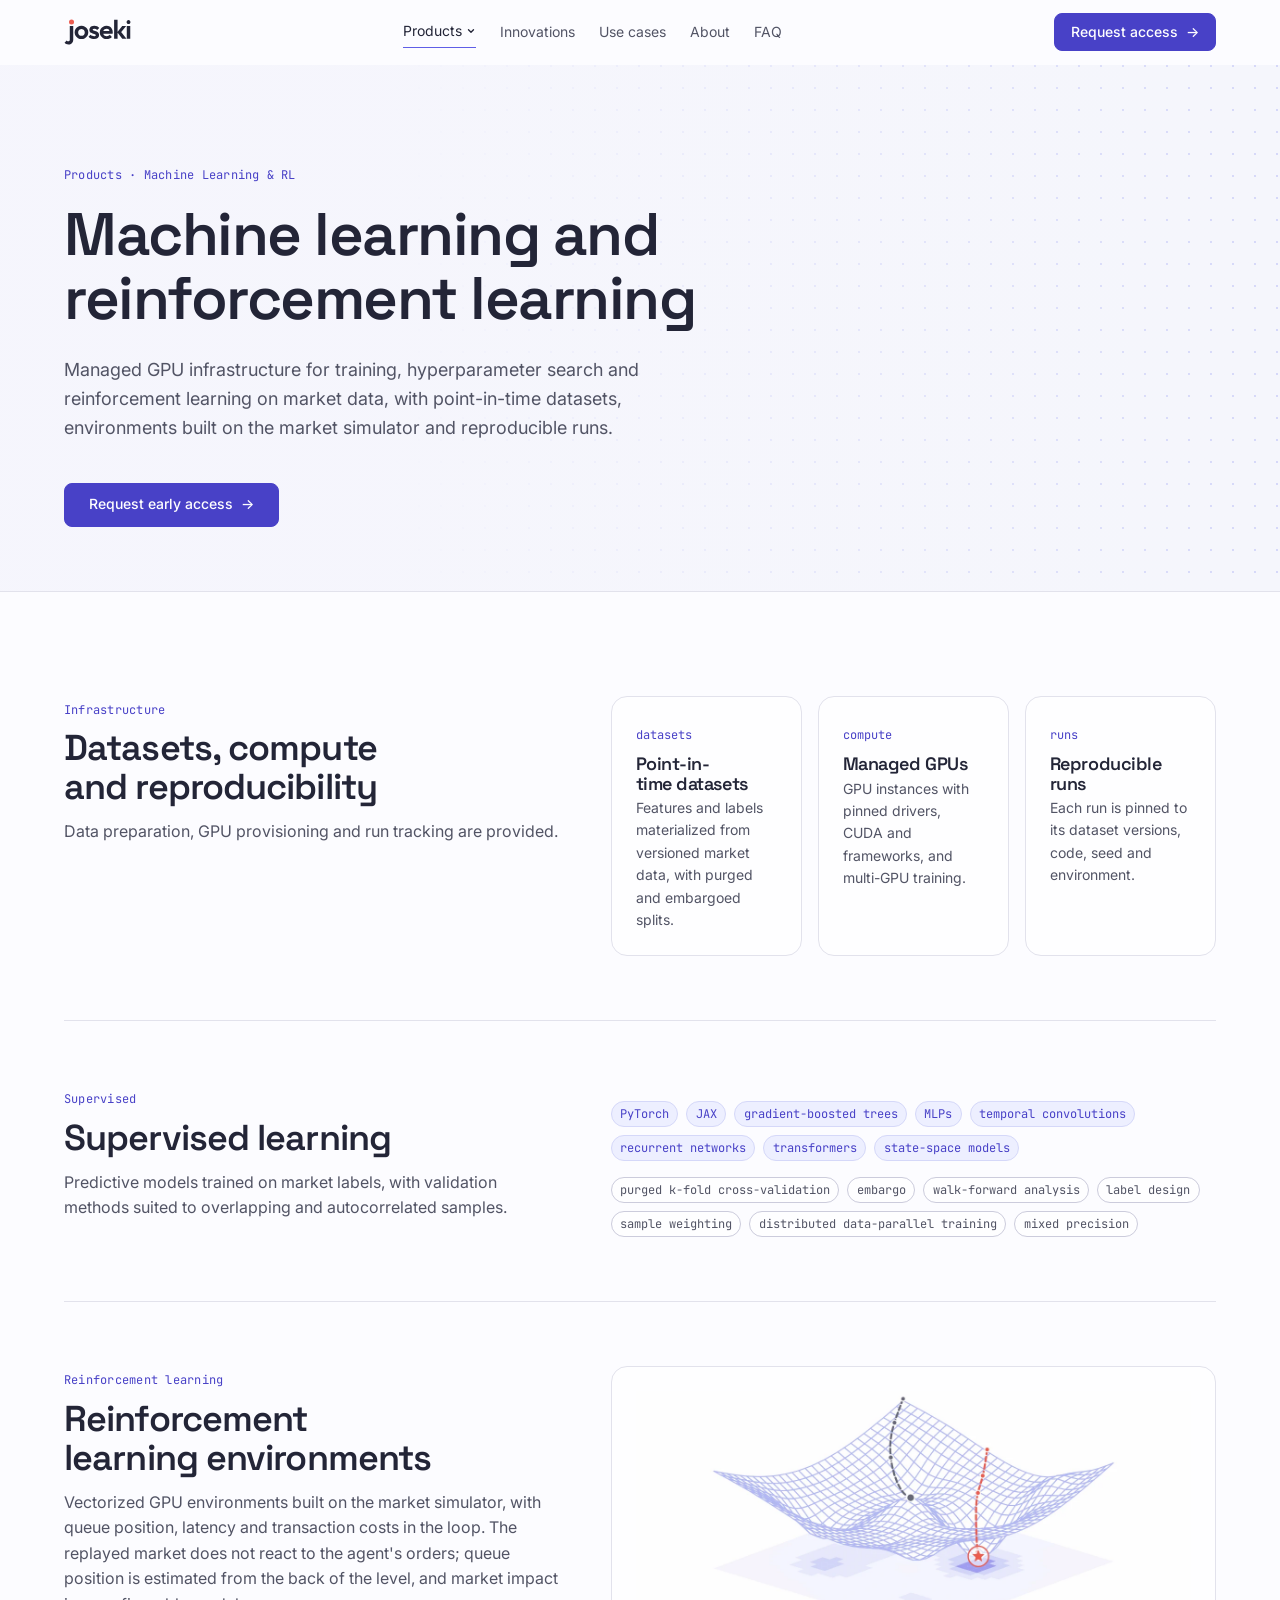
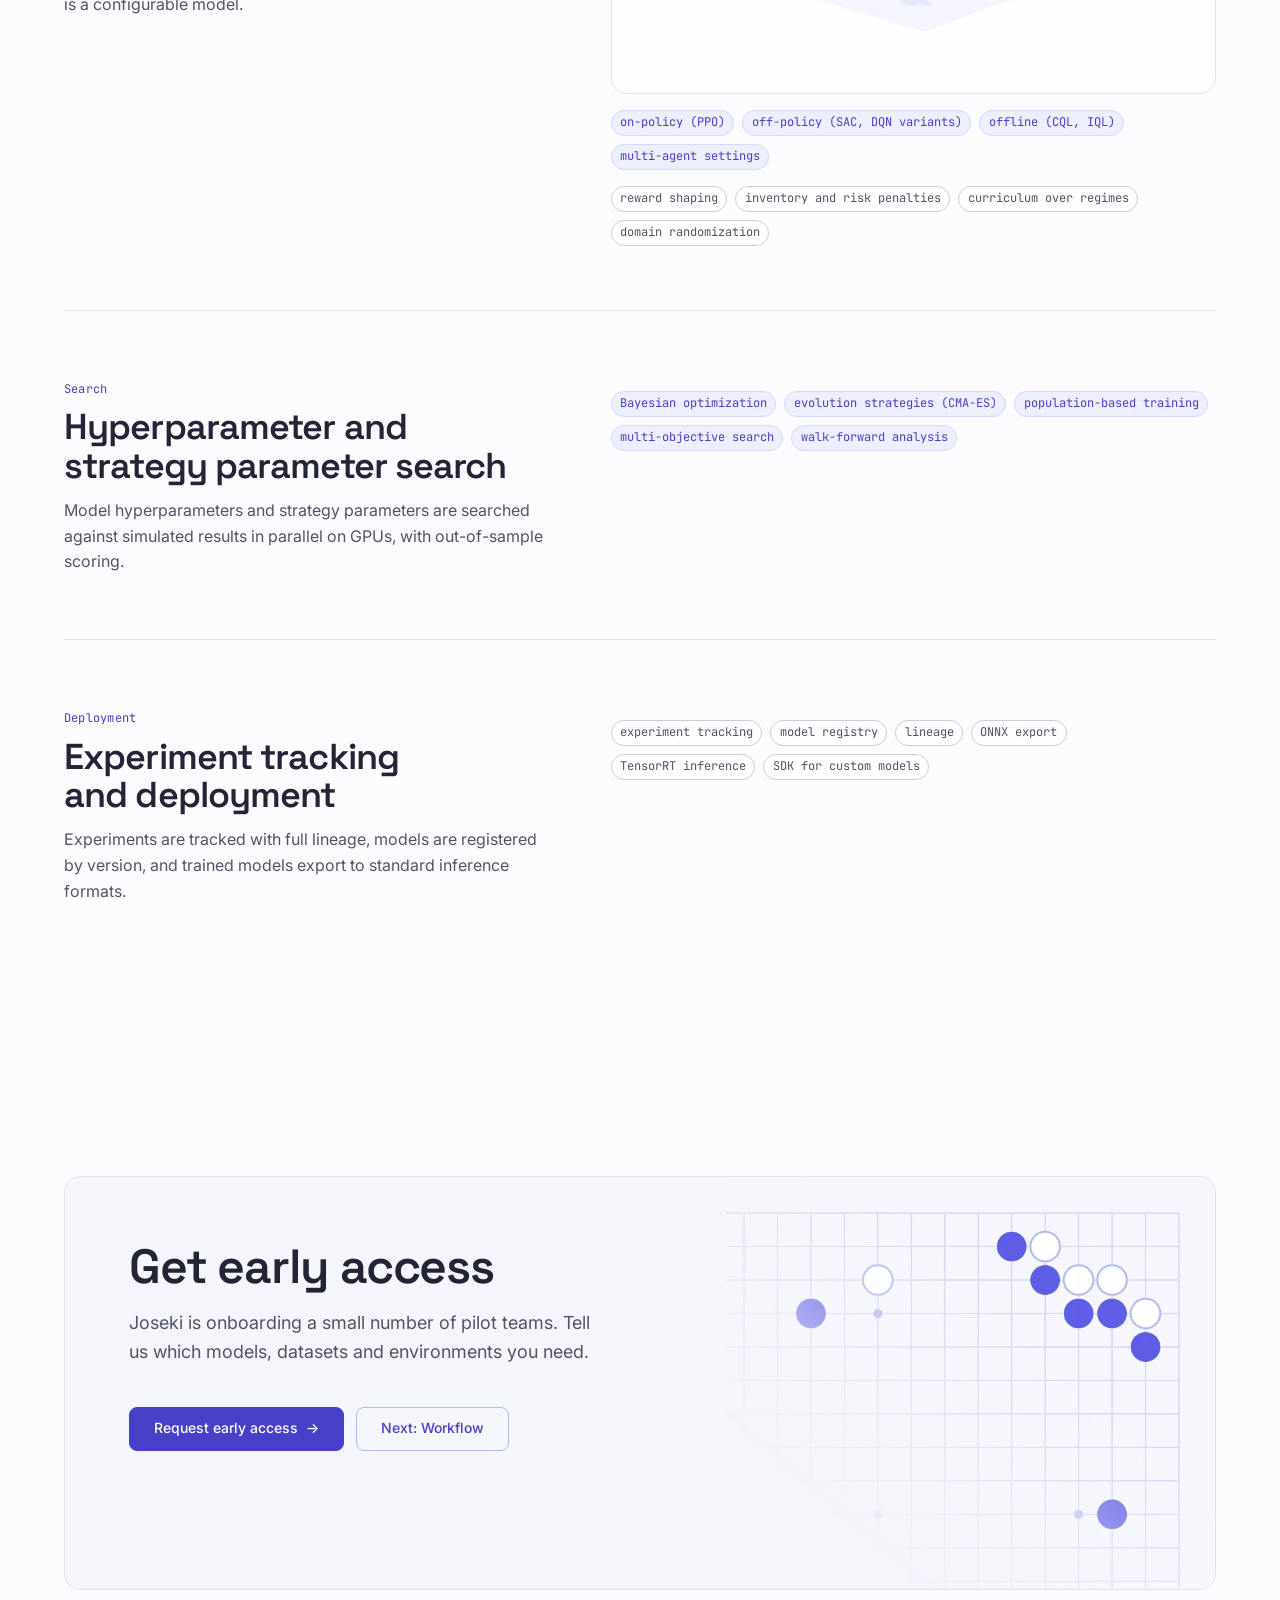
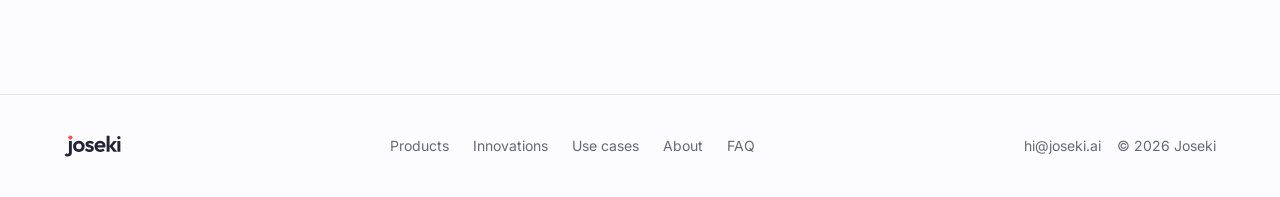
<file: products/machine-learning/index.html>
<!DOCTYPE html>
<!-- Joseki marketing owns this static page: the Machine Learning & RL product. -->
<html lang="en">
<head>
  <meta charset="UTF-8" />
  <meta name="viewport" content="width=device-width, initial-scale=1" />
  <meta name="robots" content="noarchive" />
  <title>Machine Learning &amp; RL — Joseki</title>
  <meta name="description" content="Managed GPU infrastructure for training, hyperparameter search and reinforcement learning on market data, with point-in-time datasets, environments built on the market simulator and reproducible runs." />
  <link rel="preconnect" href="https://fonts.googleapis.com" />
  <link rel="preconnect" href="https://fonts.gstatic.com" crossorigin />
  <link rel="stylesheet" href="https://fonts.googleapis.com/css2?family=Space+Grotesk:wght@500;600;700&family=Inter:wght@400;500;600&family=JetBrains+Mono:wght@400;500&display=swap" />
  <link rel="stylesheet" href="/css/styles.css?v=0bc73565" />
  <link rel="icon" href="/img/favicon-32.png?v=bb30afc0" sizes="32x32" type="image/png" />
  <link rel="icon" href="/img/favicon.svg?v=612ca15e" type="image/svg+xml" />
  <link rel="apple-touch-icon" href="/img/apple-touch-icon.png?v=7920d79d" />
</head>
<body>
  <header class="nav" id="nav" data-scrolled="false">
    <div class="wrap nav__row">
      <a class="brand" href="/" aria-label="Joseki home">
        <img class="brand__logo" src="/img/logo.svg?v=16c0c2ed" alt="Joseki" width="67" height="26" />
      </a>
      <nav aria-label="Primary">
        <ul class="nav__links" id="primaryLinks">
          <li class="nav__group" id="productsGroup">
            <button class="nav__menubtn" type="button" id="productsButton" aria-expanded="false" aria-controls="productsMenu" aria-current="true">Products <svg class="nav__chev" viewBox="0 0 12 12" aria-hidden="true"><path d="M3 4.5l3 3 3-3"/></svg></button>
            <div class="nav__panel" id="productsMenu">
              <div class="nav__groups">
              <div class="nav__grp">
                <span class="nav__grphead">Data</span>
                <ul class="nav__sub">
                  <li><a href="/products/market-data/"><strong>Market Data</strong><span>Colocated capture, nanosecond timestamps, full history, integrated</span></a></li>
                </ul>
              </div>
              <div class="nav__grp nav__grp--engine">
                <span class="nav__grphead">Quant engine <span class="grptag">Innovations</span></span>
                <ul class="nav__sub">
                  <li><a href="/products/feature-engineering/"><strong>Feature Engineering</strong><span>Feature library, option analytics, learned features</span></a></li>
                  <li><a href="/products/simulation/"><strong>Simulation &amp; Backtesting</strong><span>Event-driven and order book simulation on CPU and GPU</span></a></li>
                  <li><a href="/products/machine-learning/" aria-current="page"><strong>Machine Learning &amp; RL</strong><span>Managed training, search and RL environments</span></a></li>
                  <li><a href="/products/workflow/"><strong>Workflow</strong><span>Strategy pipelines as typed, versioned graphs</span></a></li>
                </ul>
              </div>
              </div>
              <a class="nav__all" href="/products/">All products <span class="arrow" aria-hidden="true">→</span></a>
            </div>
          </li>
          <li><a href="/innovations/">Innovations</a></li>
          <li><a href="/use-cases/">Use cases</a></li>
          <li><a href="/about/">About</a></li>
          <li><a href="/#faq">FAQ</a></li>
        </ul>
      </nav>
      <div class="nav__cta">
        <a class="btn btn--sm" href="/access/">Request access <span class="arrow" aria-hidden="true">→</span></a>
        <button class="nav__toggle" type="button" aria-label="Open menu" aria-expanded="false" aria-controls="primaryLinks" id="navToggle">
          <svg width="20" height="20" viewBox="0 0 24 24" fill="none" aria-hidden="true"><path d="M3 6h18M3 12h18M3 18h18" stroke="currentColor" stroke-width="1.8" stroke-linecap="round"/></svg>
        </button>
      </div>
    </div>
  </header>

  <main id="top">
    <section class="page-head">
      <div class="wrap">
        <span class="eyebrow">Products · Machine Learning &amp; RL</span>
        <h1>Machine learning and reinforcement learning</h1>
        <p class="lede">Managed GPU infrastructure for training, hyperparameter search and reinforcement learning on market data, with point-in-time datasets, environments built on the market simulator and reproducible runs.</p>
        <div class="hero__actions">
          <a class="btn" href="/access/">Request early access <span class="arrow" aria-hidden="true">→</span></a>
        </div>
      </div>
    </section>

    <section class="section wrap">
      <div class="blocks">
        <div class="block" id="infrastructure">
          <div class="block__head">
            <span class="card__label">Infrastructure</span>
            <h2>Datasets, compute and reproducibility</h2>
            <p>Data preparation, GPU provisioning and run tracking are provided.</p>
          </div>
          <div class="block__body">
            <div class="tiles">
              <div class="tile"><span class="tile__code">datasets</span><h3>Point-in-time datasets</h3><p>Features and labels materialized from versioned market data, with purged and embargoed splits.</p></div>
              <div class="tile"><span class="tile__code">compute</span><h3>Managed GPUs</h3><p>GPU instances with pinned drivers, CUDA and frameworks, and multi-GPU training.</p></div>
              <div class="tile"><span class="tile__code">runs</span><h3>Reproducible runs</h3><p>Each run is pinned to its dataset versions, code, seed and environment.</p></div>
            </div>
          </div>
        </div>

        <div class="block" id="supervised">
          <div class="block__head">
            <span class="card__label">Supervised</span>
            <h2>Supervised learning</h2>
            <p>Predictive models trained on market labels, with validation methods suited to overlapping and autocorrelated samples.</p>
          </div>
          <div class="block__body">
            <ul class="tags tags--accent"><li>PyTorch</li><li>JAX</li><li>gradient-boosted trees</li><li>MLPs</li><li>temporal convolutions</li><li>recurrent networks</li><li>transformers</li><li>state-space models</li></ul>
            <ul class="tags"><li>purged k-fold cross-validation</li><li>embargo</li><li>walk-forward analysis</li><li>label design</li><li>sample weighting</li><li>distributed data-parallel training</li><li>mixed precision</li></ul>
          </div>
        </div>

        <div class="block" id="rl">
          <div class="block__head">
            <span class="card__label">Reinforcement learning</span>
            <h2>Reinforcement learning environments</h2>
            <p>Vectorized GPU environments built on the market simulator, with queue position, latency and transaction costs in the loop. The replayed market does not react to the agent's orders; queue position is estimated from the back of the level, and market impact is a configurable model.</p>
          </div>
          <div class="block__body">
            <figure class="art-figure"><img src="/img/learning.webp?v=104b4513" alt="" width="1200" height="600" loading="lazy" decoding="async" /></figure>
            <ul class="tags tags--accent"><li>on-policy (PPO)</li><li>off-policy (SAC, DQN variants)</li><li>offline (CQL, IQL)</li><li>multi-agent settings</li></ul>
            <ul class="tags"><li>reward shaping</li><li>inventory and risk penalties</li><li>curriculum over regimes</li><li>domain randomization</li></ul>
          </div>
        </div>

        <div class="block" id="search">
          <div class="block__head">
            <span class="card__label">Search</span>
            <h2>Hyperparameter and strategy parameter search</h2>
            <p>Model hyperparameters and strategy parameters are searched against simulated results in parallel on GPUs, with out-of-sample scoring.</p>
          </div>
          <div class="block__body">
            <ul class="tags tags--accent"><li>Bayesian optimization</li><li>evolution strategies (CMA-ES)</li><li>population-based training</li><li>multi-objective search</li><li>walk-forward analysis</li></ul>
          </div>
        </div>

        <div class="block" id="deployment">
          <div class="block__head">
            <span class="card__label">Deployment</span>
            <h2>Experiment tracking and deployment</h2>
            <p>Experiments are tracked with full lineage, models are registered by version, and trained models export to standard inference formats.</p>
          </div>
          <div class="block__body">
            <ul class="tags"><li>experiment tracking</li><li>model registry</li><li>lineage</li><li>ONNX export</li><li>TensorRT inference</li><li>SDK for custom models</li></ul>
          </div>
        </div>
      </div>
    </section>

    <section class="section wrap" id="access">
      <div class="cta">
        <div class="cta__text">
          <h2>Get early access</h2>
          <p>Joseki is onboarding a small number of pilot teams. Tell us which models, datasets and environments you need.</p>
          <div class="hero__actions">
            <a class="btn" href="/access/">Request early access <span class="arrow" aria-hidden="true">→</span></a>
            <a class="btn btn--ghost" href="/products/workflow/">Next: Workflow</a>
          </div>
        </div>
        <div class="cta__art"><img src="/img/goban.webp?v=423a199f" alt="" width="760" height="640" loading="lazy" decoding="async" /></div>
      </div>
    </section>
  </main>

  <footer class="foot">
    <div class="wrap foot__row">
      <a class="brand brand--foot" href="/" aria-label="Joseki home">
        <img class="brand__logo" src="/img/logo.svg?v=16c0c2ed" alt="Joseki" width="57" height="22" />
      </a>
      <nav aria-label="Footer">
        <ul class="foot__links">
          <li><a href="/products/">Products</a></li>
          <li><a href="/innovations/">Innovations</a></li>
          <li><a href="/use-cases/">Use cases</a></li>
          <li><a href="/about/">About</a></li>
          <li><a href="/#faq">FAQ</a></li>
        </ul>
      </nav>
      <div class="foot__meta">
        <a href="mailto:hi@joseki.ai">hi@joseki.ai</a>
        <span>© 2026 Joseki</span>
      </div>
    </div>
  </footer>

  <script src="/js/app.js?v=12b68f65" defer></script>
</body>
</html>
</file>
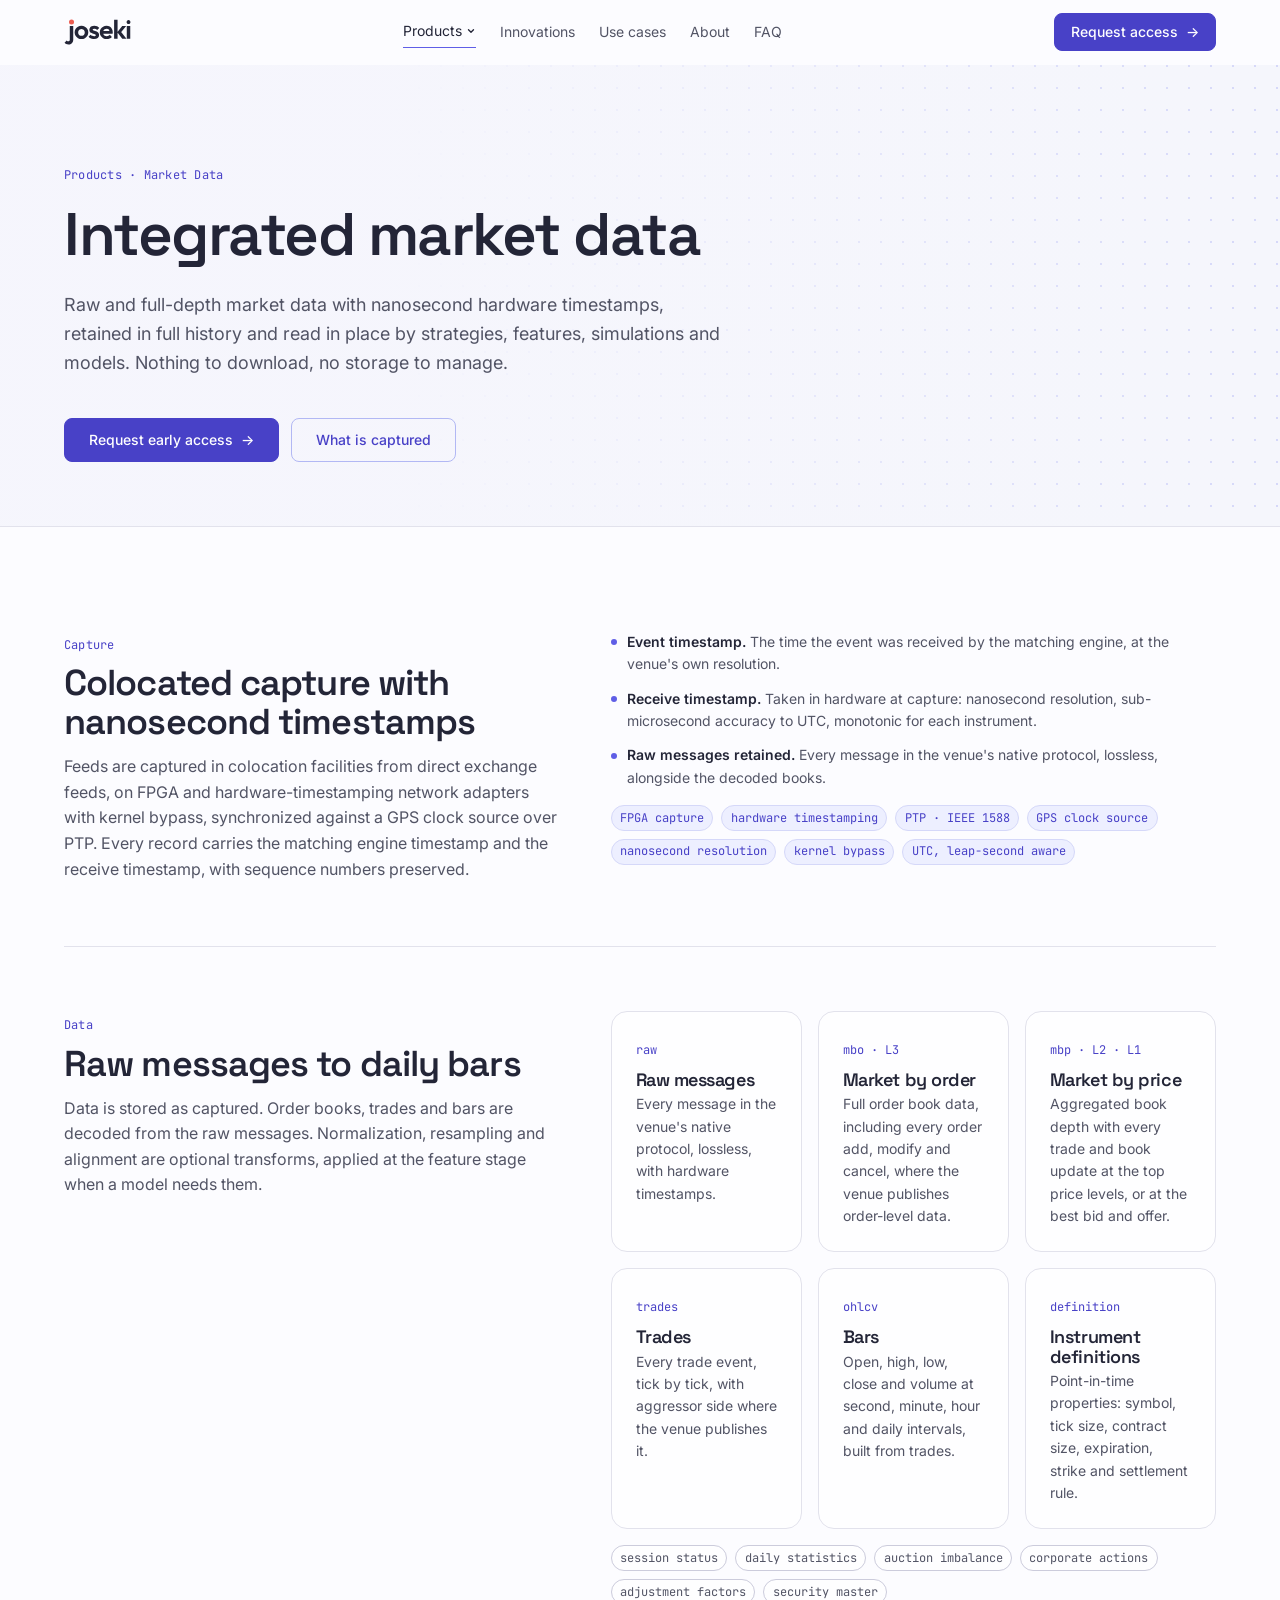
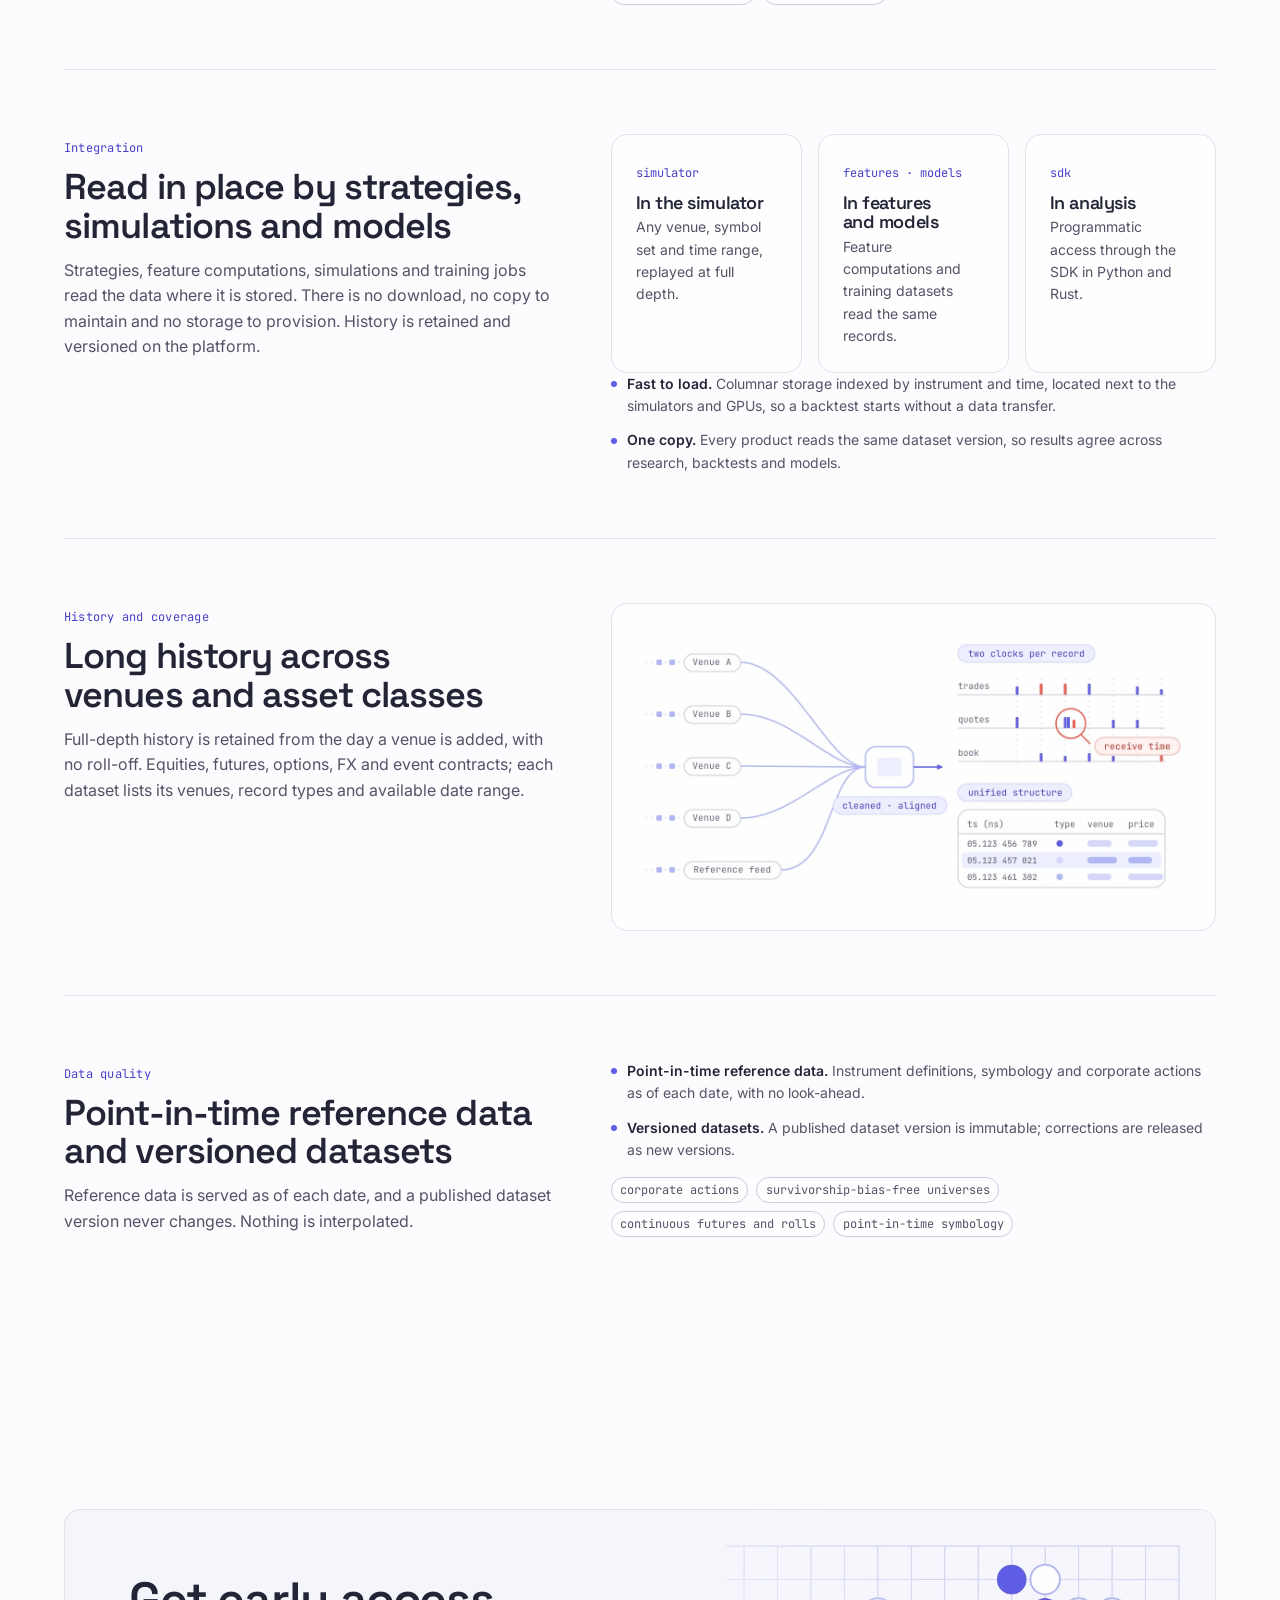
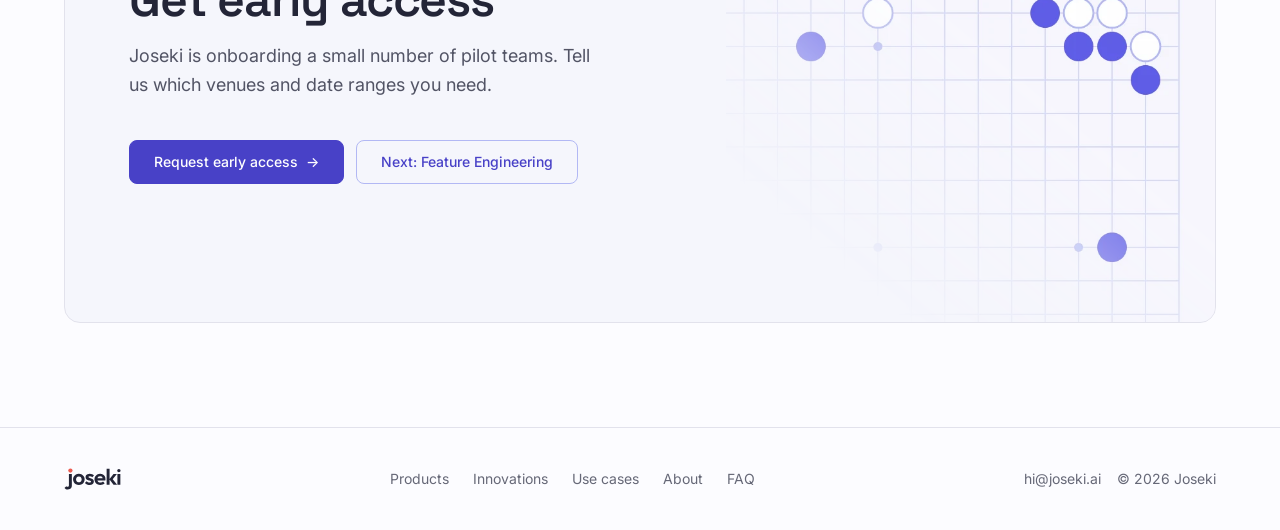
<file: products/market-data/index.html>
<!DOCTYPE html>
<!-- Joseki marketing owns this static page: the Market Data product. -->
<html lang="en">
<head>
  <meta charset="UTF-8" />
  <meta name="viewport" content="width=device-width, initial-scale=1" />
  <meta name="robots" content="noarchive" />
  <title>Market Data — Joseki</title>
  <meta name="description" content="Raw and full-depth market data captured in colocation with nanosecond hardware timestamps, retained in full history and read in place by strategies, features, simulations and models. Nothing to download, no storage to manage." />
  <link rel="preconnect" href="https://fonts.googleapis.com" />
  <link rel="preconnect" href="https://fonts.gstatic.com" crossorigin />
  <link rel="stylesheet" href="https://fonts.googleapis.com/css2?family=Space+Grotesk:wght@500;600;700&family=Inter:wght@400;500;600&family=JetBrains+Mono:wght@400;500&display=swap" />
  <link rel="stylesheet" href="/css/styles.css?v=0bc73565" />
  <link rel="icon" href="/img/favicon-32.png?v=bb30afc0" sizes="32x32" type="image/png" />
  <link rel="icon" href="/img/favicon.svg?v=612ca15e" type="image/svg+xml" />
  <link rel="apple-touch-icon" href="/img/apple-touch-icon.png?v=7920d79d" />
</head>
<body>
  <header class="nav" id="nav" data-scrolled="false">
    <div class="wrap nav__row">
      <a class="brand" href="/" aria-label="Joseki home">
        <img class="brand__logo" src="/img/logo.svg?v=16c0c2ed" alt="Joseki" width="67" height="26" />
      </a>
      <nav aria-label="Primary">
        <ul class="nav__links" id="primaryLinks">
          <li class="nav__group" id="productsGroup">
            <button class="nav__menubtn" type="button" id="productsButton" aria-expanded="false" aria-controls="productsMenu" aria-current="true">Products <svg class="nav__chev" viewBox="0 0 12 12" aria-hidden="true"><path d="M3 4.5l3 3 3-3"/></svg></button>
            <div class="nav__panel" id="productsMenu">
              <div class="nav__groups">
              <div class="nav__grp">
                <span class="nav__grphead">Data</span>
                <ul class="nav__sub">
                  <li><a href="/products/market-data/" aria-current="page"><strong>Market Data</strong><span>Colocated capture, nanosecond timestamps, full history, integrated</span></a></li>
                </ul>
              </div>
              <div class="nav__grp nav__grp--engine">
                <span class="nav__grphead">Quant engine <span class="grptag">Innovations</span></span>
                <ul class="nav__sub">
                  <li><a href="/products/feature-engineering/"><strong>Feature Engineering</strong><span>Feature library, option analytics, learned features</span></a></li>
                  <li><a href="/products/simulation/"><strong>Simulation &amp; Backtesting</strong><span>Event-driven and order book simulation on CPU and GPU</span></a></li>
                  <li><a href="/products/machine-learning/"><strong>Machine Learning &amp; RL</strong><span>Managed training, search and RL environments</span></a></li>
                  <li><a href="/products/workflow/"><strong>Workflow</strong><span>Strategy pipelines as typed, versioned graphs</span></a></li>
                </ul>
              </div>
              </div>
              <a class="nav__all" href="/products/">All products <span class="arrow" aria-hidden="true">→</span></a>
            </div>
          </li>
          <li><a href="/innovations/">Innovations</a></li>
          <li><a href="/use-cases/">Use cases</a></li>
          <li><a href="/about/">About</a></li>
          <li><a href="/#faq">FAQ</a></li>
        </ul>
      </nav>
      <div class="nav__cta">
        <a class="btn btn--sm" href="/access/">Request access <span class="arrow" aria-hidden="true">→</span></a>
        <button class="nav__toggle" type="button" aria-label="Open menu" aria-expanded="false" aria-controls="primaryLinks" id="navToggle">
          <svg width="20" height="20" viewBox="0 0 24 24" fill="none" aria-hidden="true"><path d="M3 6h18M3 12h18M3 18h18" stroke="currentColor" stroke-width="1.8" stroke-linecap="round"/></svg>
        </button>
      </div>
    </div>
  </header>

  <main id="top">
    <section class="page-head">
      <div class="wrap">
        <span class="eyebrow">Products · Market Data</span>
        <h1>Integrated market data</h1>
        <p class="lede">Raw and full-depth market data with nanosecond hardware timestamps, retained in full history and read in place by strategies, features, simulations and models. Nothing to download, no storage to manage.</p>
        <div class="hero__actions">
          <a class="btn" href="/access/">Request early access <span class="arrow" aria-hidden="true">→</span></a>
          <a class="btn btn--ghost" href="#data">What is captured</a>
        </div>
      </div>
    </section>

    <section class="section wrap">
      <div class="blocks">
        <div class="block" id="capture">
          <div class="block__head">
            <span class="card__label">Capture</span>
            <h2>Colocated capture with nanosecond timestamps</h2>
            <p>Feeds are captured in colocation facilities from direct exchange feeds, on FPGA and hardware-timestamping network adapters with kernel bypass, synchronized against a GPS clock source over PTP. Every record carries the matching engine timestamp and the receive timestamp, with sequence numbers preserved.</p>
          </div>
          <div class="block__body">
            <ul class="points">
              <li><strong>Event timestamp.</strong> The time the event was received by the matching engine, at the venue's own resolution.</li>
              <li><strong>Receive timestamp.</strong> Taken in hardware at capture: nanosecond resolution, sub-microsecond accuracy to UTC, monotonic for each instrument.</li>
              <li><strong>Raw messages retained.</strong> Every message in the venue's native protocol, lossless, alongside the decoded books.</li>
            </ul>
            <ul class="tags tags--accent"><li>FPGA capture</li><li>hardware timestamping</li><li>PTP · IEEE 1588</li><li>GPS clock source</li><li>nanosecond resolution</li><li>kernel bypass</li><li>UTC, leap-second aware</li></ul>
          </div>
        </div>

        <div class="block" id="data">
          <div class="block__head">
            <span class="card__label">Data</span>
            <h2>Raw messages to daily bars</h2>
            <p>Data is stored as captured. Order books, trades and bars are decoded from the raw messages. Normalization, resampling and alignment are optional transforms, applied at the feature stage when a model needs them.</p>
          </div>
          <div class="block__body">
            <div class="tiles">
              <div class="tile"><span class="tile__code">raw</span><h3>Raw messages</h3><p>Every message in the venue's native protocol, lossless, with hardware timestamps.</p></div>
              <div class="tile"><span class="tile__code">mbo · L3</span><h3>Market by order</h3><p>Full order book data, including every order add, modify and cancel, where the venue publishes order-level data.</p></div>
              <div class="tile"><span class="tile__code">mbp · L2 · L1</span><h3>Market by price</h3><p>Aggregated book depth with every trade and book update at the top price levels, or at the best bid and offer.</p></div>
              <div class="tile"><span class="tile__code">trades</span><h3>Trades</h3><p>Every trade event, tick by tick, with aggressor side where the venue publishes it.</p></div>
              <div class="tile"><span class="tile__code">ohlcv</span><h3>Bars</h3><p>Open, high, low, close and volume at second, minute, hour and daily intervals, built from trades.</p></div>
              <div class="tile"><span class="tile__code">definition</span><h3>Instrument definitions</h3><p>Point-in-time properties: symbol, tick size, contract size, expiration, strike and settlement rule.</p></div>
            </div>
            <ul class="tags"><li>session status</li><li>daily statistics</li><li>auction imbalance</li><li>corporate actions</li><li>adjustment factors</li><li>security master</li></ul>
          </div>
        </div>

        <div class="block" id="integration">
          <div class="block__head">
            <span class="card__label">Integration</span>
            <h2>Read in place by strategies, simulations and models</h2>
            <p>Strategies, feature computations, simulations and training jobs read the data where it is stored. There is no download, no copy to maintain and no storage to provision. History is retained and versioned on the platform.</p>
          </div>
          <div class="block__body">
            <div class="tiles">
              <div class="tile"><span class="tile__code">simulator</span><h3>In the simulator</h3><p>Any venue, symbol set and time range, replayed at full depth.</p></div>
              <div class="tile"><span class="tile__code">features · models</span><h3>In features and models</h3><p>Feature computations and training datasets read the same records.</p></div>
              <div class="tile"><span class="tile__code">sdk</span><h3>In analysis</h3><p>Programmatic access through the SDK in Python and Rust.</p></div>
            </div>
            <ul class="points">
              <li><strong>Fast to load.</strong> Columnar storage indexed by instrument and time, located next to the simulators and GPUs, so a backtest starts without a data transfer.</li>
              <li><strong>One copy.</strong> Every product reads the same dataset version, so results agree across research, backtests and models.</li>
            </ul>
          </div>
        </div>

        <div class="block" id="history">
          <div class="block__head">
            <span class="card__label">History and coverage</span>
            <h2>Long history across venues and asset classes</h2>
            <p>Full-depth history is retained from the day a venue is added, with no roll-off. Equities, futures, options, FX and event contracts; each dataset lists its venues, record types and available date range.</p>
          </div>
          <div class="block__body">
            <figure class="art-figure"><img src="/img/data.webp?v=cf436c7c" alt="" width="1200" height="600" loading="lazy" decoding="async" /></figure>
          </div>
        </div>

        <div class="block" id="quality">
          <div class="block__head">
            <span class="card__label">Data quality</span>
            <h2>Point-in-time reference data and versioned datasets</h2>
            <p>Reference data is served as of each date, and a published dataset version never changes. Nothing is interpolated.</p>
          </div>
          <div class="block__body">
            <ul class="points">
              <li><strong>Point-in-time reference data.</strong> Instrument definitions, symbology and corporate actions as of each date, with no look-ahead.</li>
              <li><strong>Versioned datasets.</strong> A published dataset version is immutable; corrections are released as new versions.</li>
            </ul>
            <ul class="tags"><li>corporate actions</li><li>survivorship-bias-free universes</li><li>continuous futures and rolls</li><li>point-in-time symbology</li></ul>
          </div>
        </div>
      </div>
    </section>

    <section class="section wrap" id="access">
      <div class="cta">
        <div class="cta__text">
          <h2>Get early access</h2>
          <p>Joseki is onboarding a small number of pilot teams. Tell us which venues and date ranges you need.</p>
          <div class="hero__actions">
            <a class="btn" href="/access/">Request early access <span class="arrow" aria-hidden="true">→</span></a>
            <a class="btn btn--ghost" href="/products/feature-engineering/">Next: Feature Engineering</a>
          </div>
        </div>
        <div class="cta__art"><img src="/img/goban.webp?v=423a199f" alt="" width="760" height="640" loading="lazy" decoding="async" /></div>
      </div>
    </section>
  </main>

  <footer class="foot">
    <div class="wrap foot__row">
      <a class="brand brand--foot" href="/" aria-label="Joseki home">
        <img class="brand__logo" src="/img/logo.svg?v=16c0c2ed" alt="Joseki" width="57" height="22" />
      </a>
      <nav aria-label="Footer">
        <ul class="foot__links">
          <li><a href="/products/">Products</a></li>
          <li><a href="/innovations/">Innovations</a></li>
          <li><a href="/use-cases/">Use cases</a></li>
          <li><a href="/about/">About</a></li>
          <li><a href="/#faq">FAQ</a></li>
        </ul>
      </nav>
      <div class="foot__meta">
        <a href="mailto:hi@joseki.ai">hi@joseki.ai</a>
        <span>© 2026 Joseki</span>
      </div>
    </div>
  </footer>

  <script src="/js/app.js?v=12b68f65" defer></script>
</body>
</html>
</file>
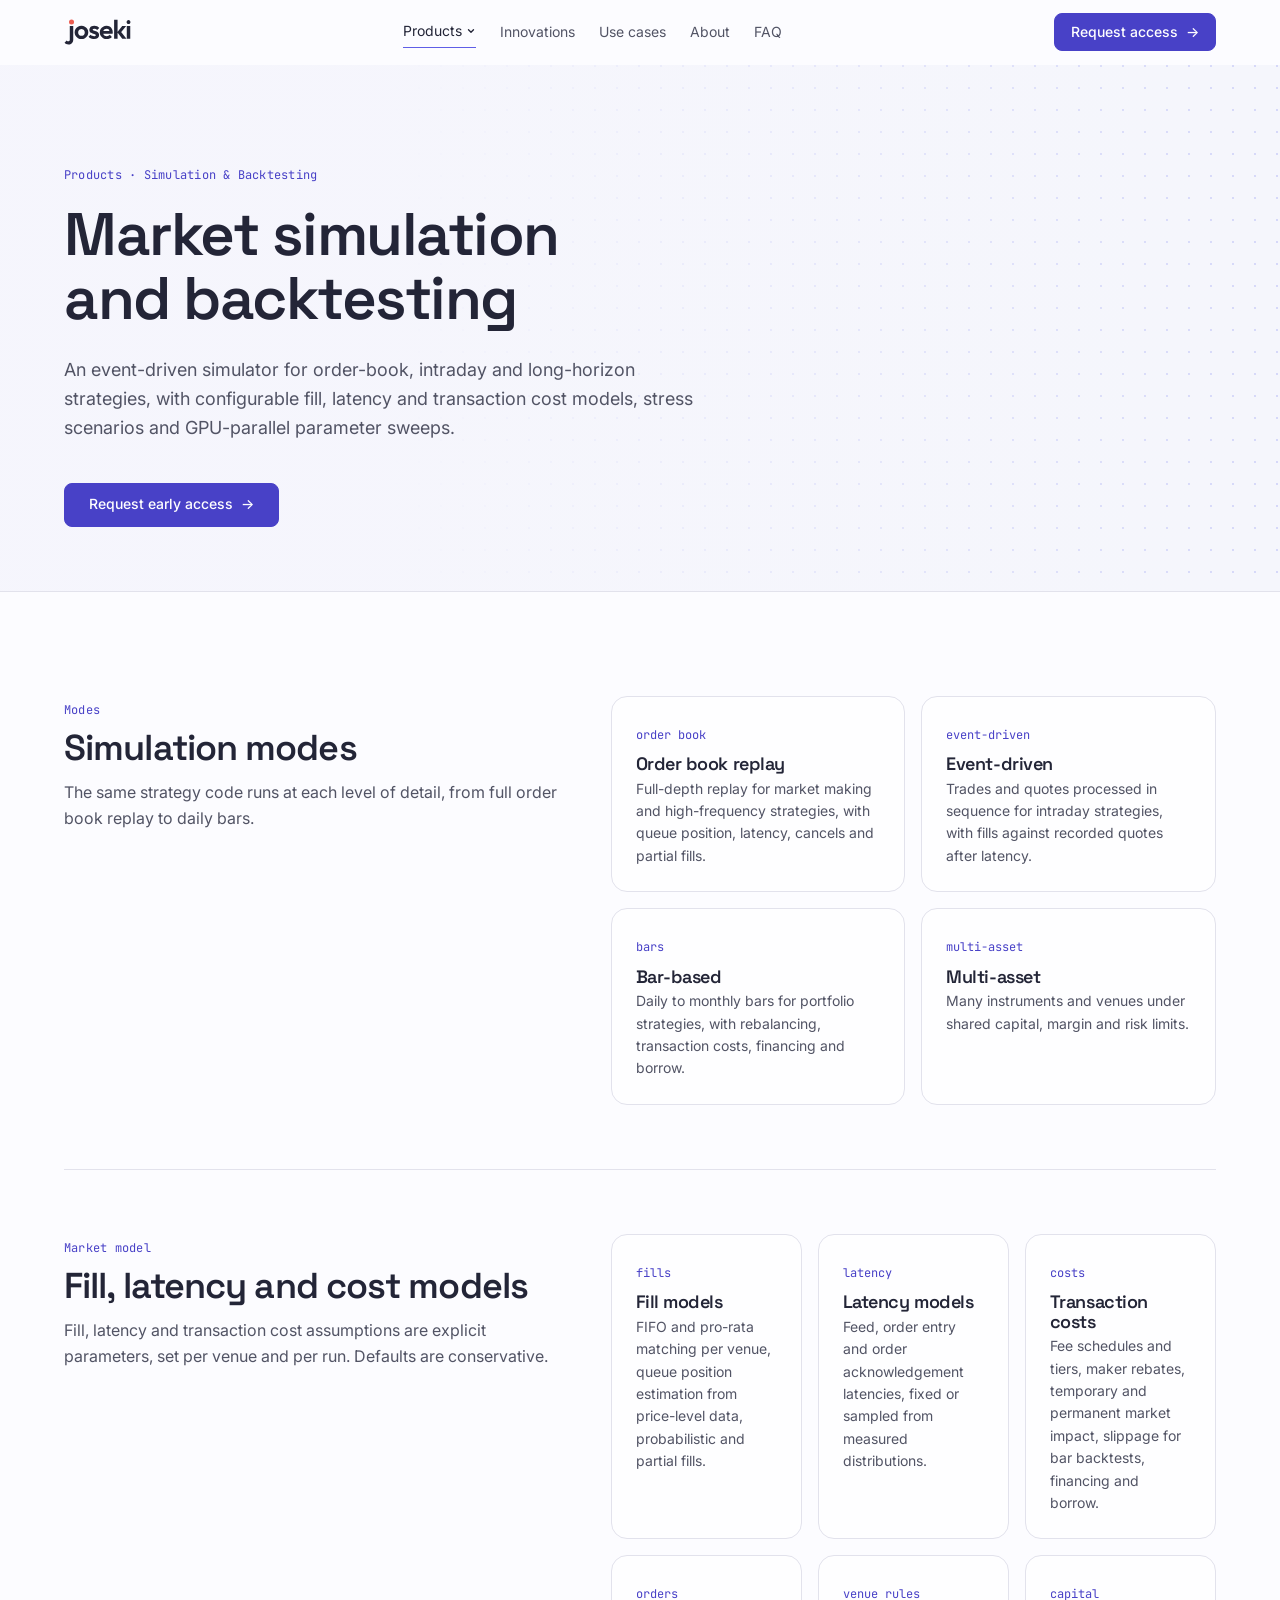
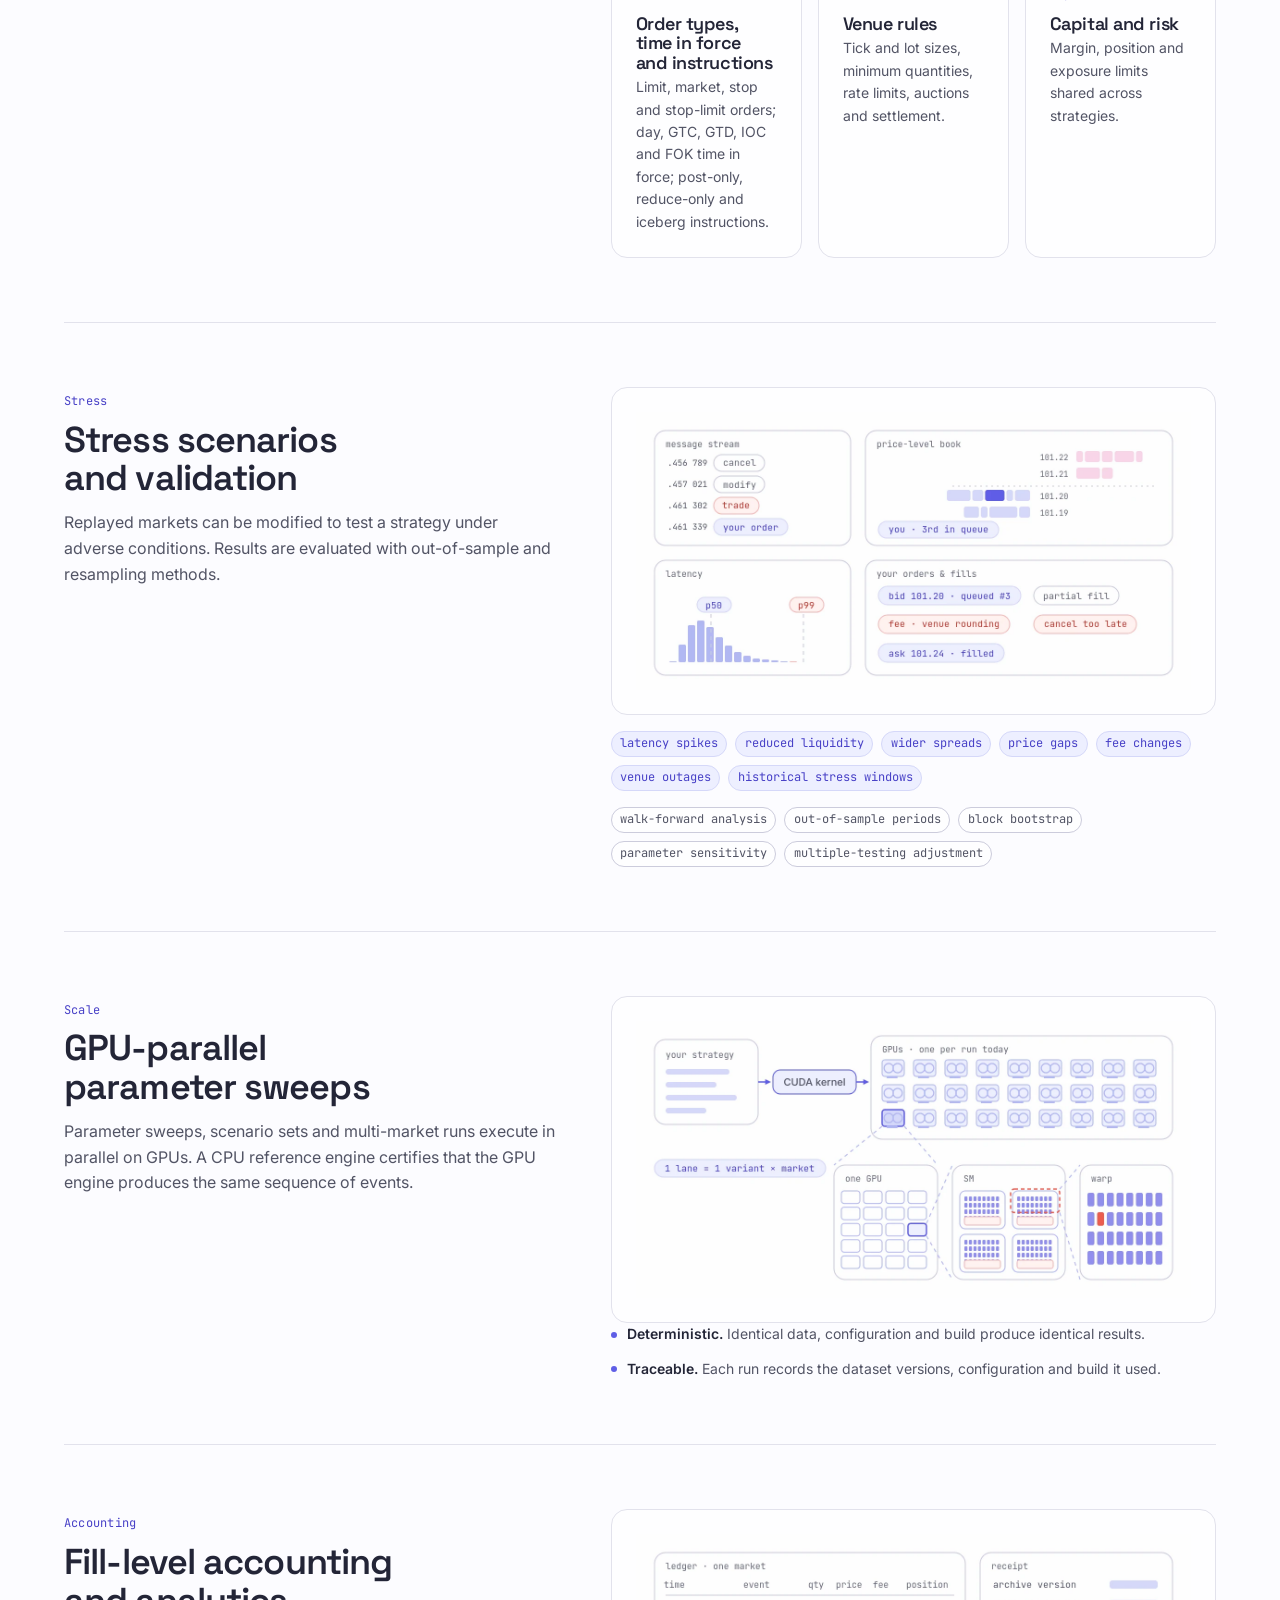
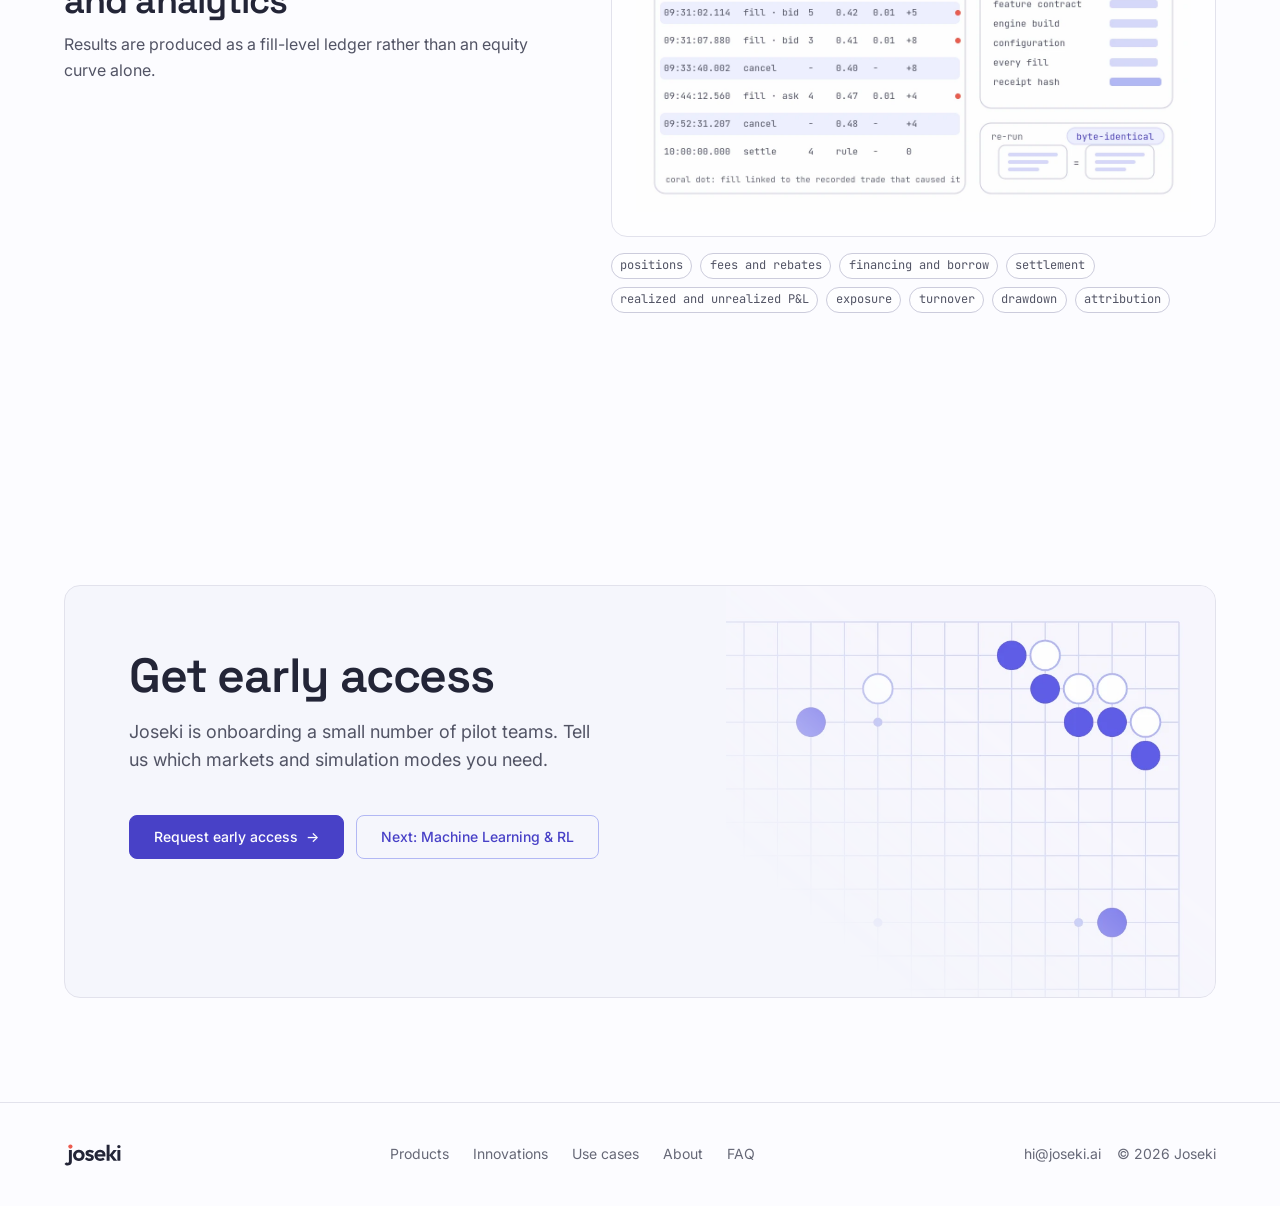
<file: products/simulation/index.html>
<!DOCTYPE html>
<!-- Joseki marketing owns this static page: the Simulation & Backtesting product. -->
<html lang="en">
<head>
  <meta charset="UTF-8" />
  <meta name="viewport" content="width=device-width, initial-scale=1" />
  <meta name="robots" content="noarchive" />
  <title>Simulation &amp; Backtesting — Joseki</title>
  <meta name="description" content="An event-driven market simulator for order-book, intraday and long-horizon strategies, with configurable fill, latency and transaction cost models, stress scenarios and GPU-parallel parameter sweeps." />
  <link rel="preconnect" href="https://fonts.googleapis.com" />
  <link rel="preconnect" href="https://fonts.gstatic.com" crossorigin />
  <link rel="stylesheet" href="https://fonts.googleapis.com/css2?family=Space+Grotesk:wght@500;600;700&family=Inter:wght@400;500;600&family=JetBrains+Mono:wght@400;500&display=swap" />
  <link rel="stylesheet" href="/css/styles.css?v=0bc73565" />
  <link rel="icon" href="/img/favicon-32.png?v=bb30afc0" sizes="32x32" type="image/png" />
  <link rel="icon" href="/img/favicon.svg?v=612ca15e" type="image/svg+xml" />
  <link rel="apple-touch-icon" href="/img/apple-touch-icon.png?v=7920d79d" />
</head>
<body>
  <header class="nav" id="nav" data-scrolled="false">
    <div class="wrap nav__row">
      <a class="brand" href="/" aria-label="Joseki home">
        <img class="brand__logo" src="/img/logo.svg?v=16c0c2ed" alt="Joseki" width="67" height="26" />
      </a>
      <nav aria-label="Primary">
        <ul class="nav__links" id="primaryLinks">
          <li class="nav__group" id="productsGroup">
            <button class="nav__menubtn" type="button" id="productsButton" aria-expanded="false" aria-controls="productsMenu" aria-current="true">Products <svg class="nav__chev" viewBox="0 0 12 12" aria-hidden="true"><path d="M3 4.5l3 3 3-3"/></svg></button>
            <div class="nav__panel" id="productsMenu">
              <div class="nav__groups">
              <div class="nav__grp">
                <span class="nav__grphead">Data</span>
                <ul class="nav__sub">
                  <li><a href="/products/market-data/"><strong>Market Data</strong><span>Colocated capture, nanosecond timestamps, full history, integrated</span></a></li>
                </ul>
              </div>
              <div class="nav__grp nav__grp--engine">
                <span class="nav__grphead">Quant engine <span class="grptag">Innovations</span></span>
                <ul class="nav__sub">
                  <li><a href="/products/feature-engineering/"><strong>Feature Engineering</strong><span>Feature library, option analytics, learned features</span></a></li>
                  <li><a href="/products/simulation/" aria-current="page"><strong>Simulation &amp; Backtesting</strong><span>Event-driven and order book simulation on CPU and GPU</span></a></li>
                  <li><a href="/products/machine-learning/"><strong>Machine Learning &amp; RL</strong><span>Managed training, search and RL environments</span></a></li>
                  <li><a href="/products/workflow/"><strong>Workflow</strong><span>Strategy pipelines as typed, versioned graphs</span></a></li>
                </ul>
              </div>
              </div>
              <a class="nav__all" href="/products/">All products <span class="arrow" aria-hidden="true">→</span></a>
            </div>
          </li>
          <li><a href="/innovations/">Innovations</a></li>
          <li><a href="/use-cases/">Use cases</a></li>
          <li><a href="/about/">About</a></li>
          <li><a href="/#faq">FAQ</a></li>
        </ul>
      </nav>
      <div class="nav__cta">
        <a class="btn btn--sm" href="/access/">Request access <span class="arrow" aria-hidden="true">→</span></a>
        <button class="nav__toggle" type="button" aria-label="Open menu" aria-expanded="false" aria-controls="primaryLinks" id="navToggle">
          <svg width="20" height="20" viewBox="0 0 24 24" fill="none" aria-hidden="true"><path d="M3 6h18M3 12h18M3 18h18" stroke="currentColor" stroke-width="1.8" stroke-linecap="round"/></svg>
        </button>
      </div>
    </div>
  </header>

  <main id="top">
    <section class="page-head">
      <div class="wrap">
        <span class="eyebrow">Products · Simulation &amp; Backtesting</span>
        <h1>Market simulation and backtesting</h1>
        <p class="lede">An event-driven simulator for order-book, intraday and long-horizon strategies, with configurable fill, latency and transaction cost models, stress scenarios and GPU-parallel parameter sweeps.</p>
        <div class="hero__actions">
          <a class="btn" href="/access/">Request early access <span class="arrow" aria-hidden="true">→</span></a>
        </div>
      </div>
    </section>

    <section class="section wrap">
      <div class="blocks">
        <div class="block" id="modes">
          <div class="block__head">
            <span class="card__label">Modes</span>
            <h2>Simulation modes</h2>
            <p>The same strategy code runs at each level of detail, from full order book replay to daily bars.</p>
          </div>
          <div class="block__body">
            <div class="tiles tiles--2">
              <div class="tile"><span class="tile__code">order book</span><h3>Order book replay</h3><p>Full-depth replay for market making and high-frequency strategies, with queue position, latency, cancels and partial fills.</p></div>
              <div class="tile"><span class="tile__code">event-driven</span><h3>Event-driven</h3><p>Trades and quotes processed in sequence for intraday strategies, with fills against recorded quotes after latency.</p></div>
              <div class="tile"><span class="tile__code">bars</span><h3>Bar-based</h3><p>Daily to monthly bars for portfolio strategies, with rebalancing, transaction costs, financing and borrow.</p></div>
              <div class="tile"><span class="tile__code">multi-asset</span><h3>Multi-asset</h3><p>Many instruments and venues under shared capital, margin and risk limits.</p></div>
            </div>
          </div>
        </div>

        <div class="block" id="market-model">
          <div class="block__head">
            <span class="card__label">Market model</span>
            <h2>Fill, latency and cost models</h2>
            <p>Fill, latency and transaction cost assumptions are explicit parameters, set per venue and per run. Defaults are conservative.</p>
          </div>
          <div class="block__body">
            <div class="tiles">
              <div class="tile"><span class="tile__code">fills</span><h3>Fill models</h3><p>FIFO and pro-rata matching per venue, queue position estimation from price-level data, probabilistic and partial fills.</p></div>
              <div class="tile"><span class="tile__code">latency</span><h3>Latency models</h3><p>Feed, order entry and order acknowledgement latencies, fixed or sampled from measured distributions.</p></div>
              <div class="tile"><span class="tile__code">costs</span><h3>Transaction costs</h3><p>Fee schedules and tiers, maker rebates, temporary and permanent market impact, slippage for bar backtests, financing and borrow.</p></div>
              <div class="tile"><span class="tile__code">orders</span><h3>Order types, time in force and instructions</h3><p>Limit, market, stop and stop-limit orders; day, GTC, GTD, IOC and FOK time in force; post-only, reduce-only and iceberg instructions.</p></div>
              <div class="tile"><span class="tile__code">venue rules</span><h3>Venue rules</h3><p>Tick and lot sizes, minimum quantities, rate limits, auctions and settlement.</p></div>
              <div class="tile"><span class="tile__code">capital</span><h3>Capital and risk</h3><p>Margin, position and exposure limits shared across strategies.</p></div>
            </div>
          </div>
        </div>

        <div class="block" id="stress">
          <div class="block__head">
            <span class="card__label">Stress</span>
            <h2>Stress scenarios and validation</h2>
            <p>Replayed markets can be modified to test a strategy under adverse conditions. Results are evaluated with out-of-sample and resampling methods.</p>
          </div>
          <div class="block__body">
            <figure class="art-figure"><img src="/img/simulation.webp?v=7105caaf" alt="" width="1200" height="600" loading="lazy" decoding="async" /></figure>
            <ul class="tags tags--accent"><li>latency spikes</li><li>reduced liquidity</li><li>wider spreads</li><li>price gaps</li><li>fee changes</li><li>venue outages</li><li>historical stress windows</li></ul>
            <ul class="tags"><li>walk-forward analysis</li><li>out-of-sample periods</li><li>block bootstrap</li><li>parameter sensitivity</li><li>multiple-testing adjustment</li></ul>
          </div>
        </div>

        <div class="block" id="speed">
          <div class="block__head">
            <span class="card__label">Scale</span>
            <h2>GPU-parallel parameter sweeps</h2>
            <p>Parameter sweeps, scenario sets and multi-market runs execute in parallel on GPUs. A CPU reference engine certifies that the GPU engine produces the same sequence of events.</p>
          </div>
          <div class="block__body">
            <figure class="art-figure"><img src="/img/gpu.webp?v=807cf720" alt="" width="1200" height="600" loading="lazy" decoding="async" /></figure>
            <ul class="points">
              <li><strong>Deterministic.</strong> Identical data, configuration and build produce identical results.</li>
              <li><strong>Traceable.</strong> Each run records the dataset versions, configuration and build it used.</li>
            </ul>
          </div>
        </div>

        <div class="block" id="accounting">
          <div class="block__head">
            <span class="card__label">Accounting</span>
            <h2>Fill-level accounting and analytics</h2>
            <p>Results are produced as a fill-level ledger rather than an equity curve alone.</p>
          </div>
          <div class="block__body">
            <figure class="art-figure"><img src="/img/backtest.webp?v=d7bbd80a" alt="" width="1200" height="600" loading="lazy" decoding="async" /></figure>
            <ul class="tags"><li>positions</li><li>fees and rebates</li><li>financing and borrow</li><li>settlement</li><li>realized and unrealized P&amp;L</li><li>exposure</li><li>turnover</li><li>drawdown</li><li>attribution</li></ul>
          </div>
        </div>
      </div>
    </section>

    <section class="section wrap" id="access">
      <div class="cta">
        <div class="cta__text">
          <h2>Get early access</h2>
          <p>Joseki is onboarding a small number of pilot teams. Tell us which markets and simulation modes you need.</p>
          <div class="hero__actions">
            <a class="btn" href="/access/">Request early access <span class="arrow" aria-hidden="true">→</span></a>
            <a class="btn btn--ghost" href="/products/machine-learning/">Next: Machine Learning &amp; RL</a>
          </div>
        </div>
        <div class="cta__art"><img src="/img/goban.webp?v=423a199f" alt="" width="760" height="640" loading="lazy" decoding="async" /></div>
      </div>
    </section>
  </main>

  <footer class="foot">
    <div class="wrap foot__row">
      <a class="brand brand--foot" href="/" aria-label="Joseki home">
        <img class="brand__logo" src="/img/logo.svg?v=16c0c2ed" alt="Joseki" width="57" height="22" />
      </a>
      <nav aria-label="Footer">
        <ul class="foot__links">
          <li><a href="/products/">Products</a></li>
          <li><a href="/innovations/">Innovations</a></li>
          <li><a href="/use-cases/">Use cases</a></li>
          <li><a href="/about/">About</a></li>
          <li><a href="/#faq">FAQ</a></li>
        </ul>
      </nav>
      <div class="foot__meta">
        <a href="mailto:hi@joseki.ai">hi@joseki.ai</a>
        <span>© 2026 Joseki</span>
      </div>
    </div>
  </footer>

  <script src="/js/app.js?v=12b68f65" defer></script>
</body>
</html>
</file>
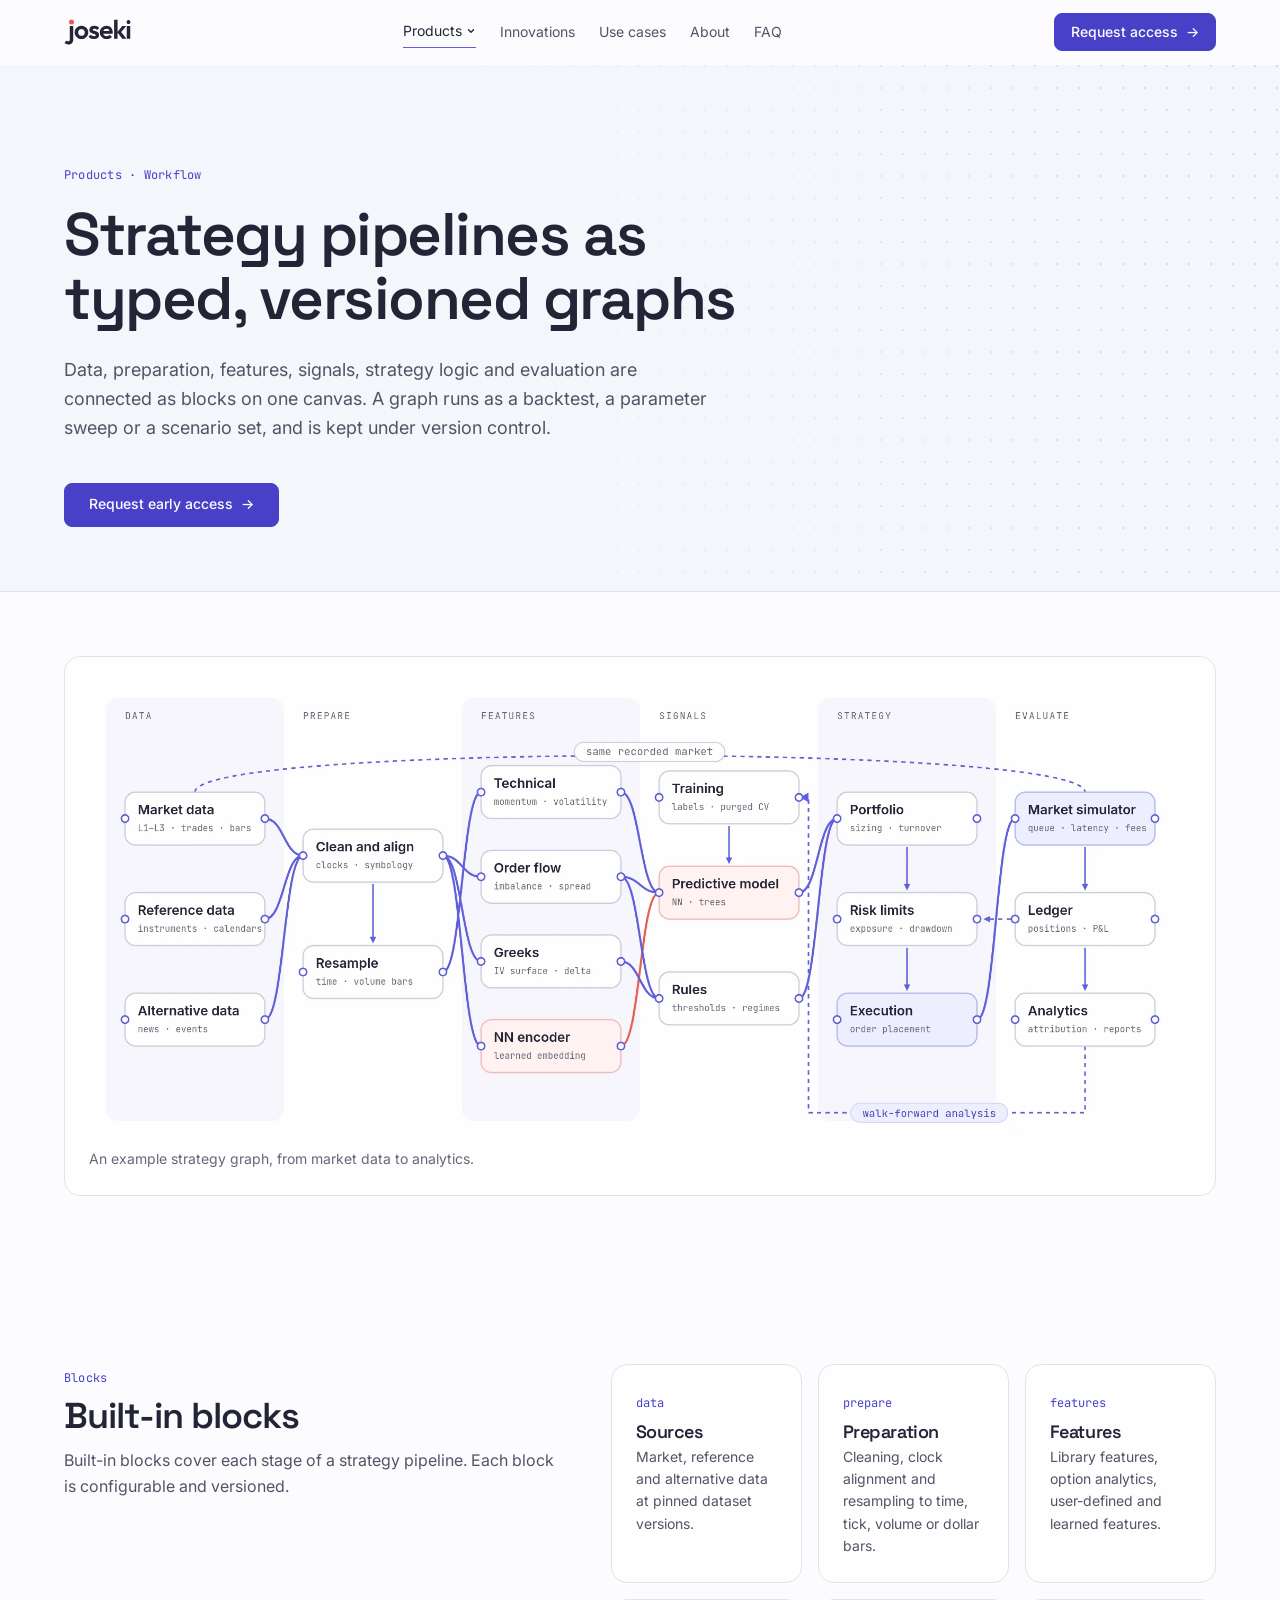
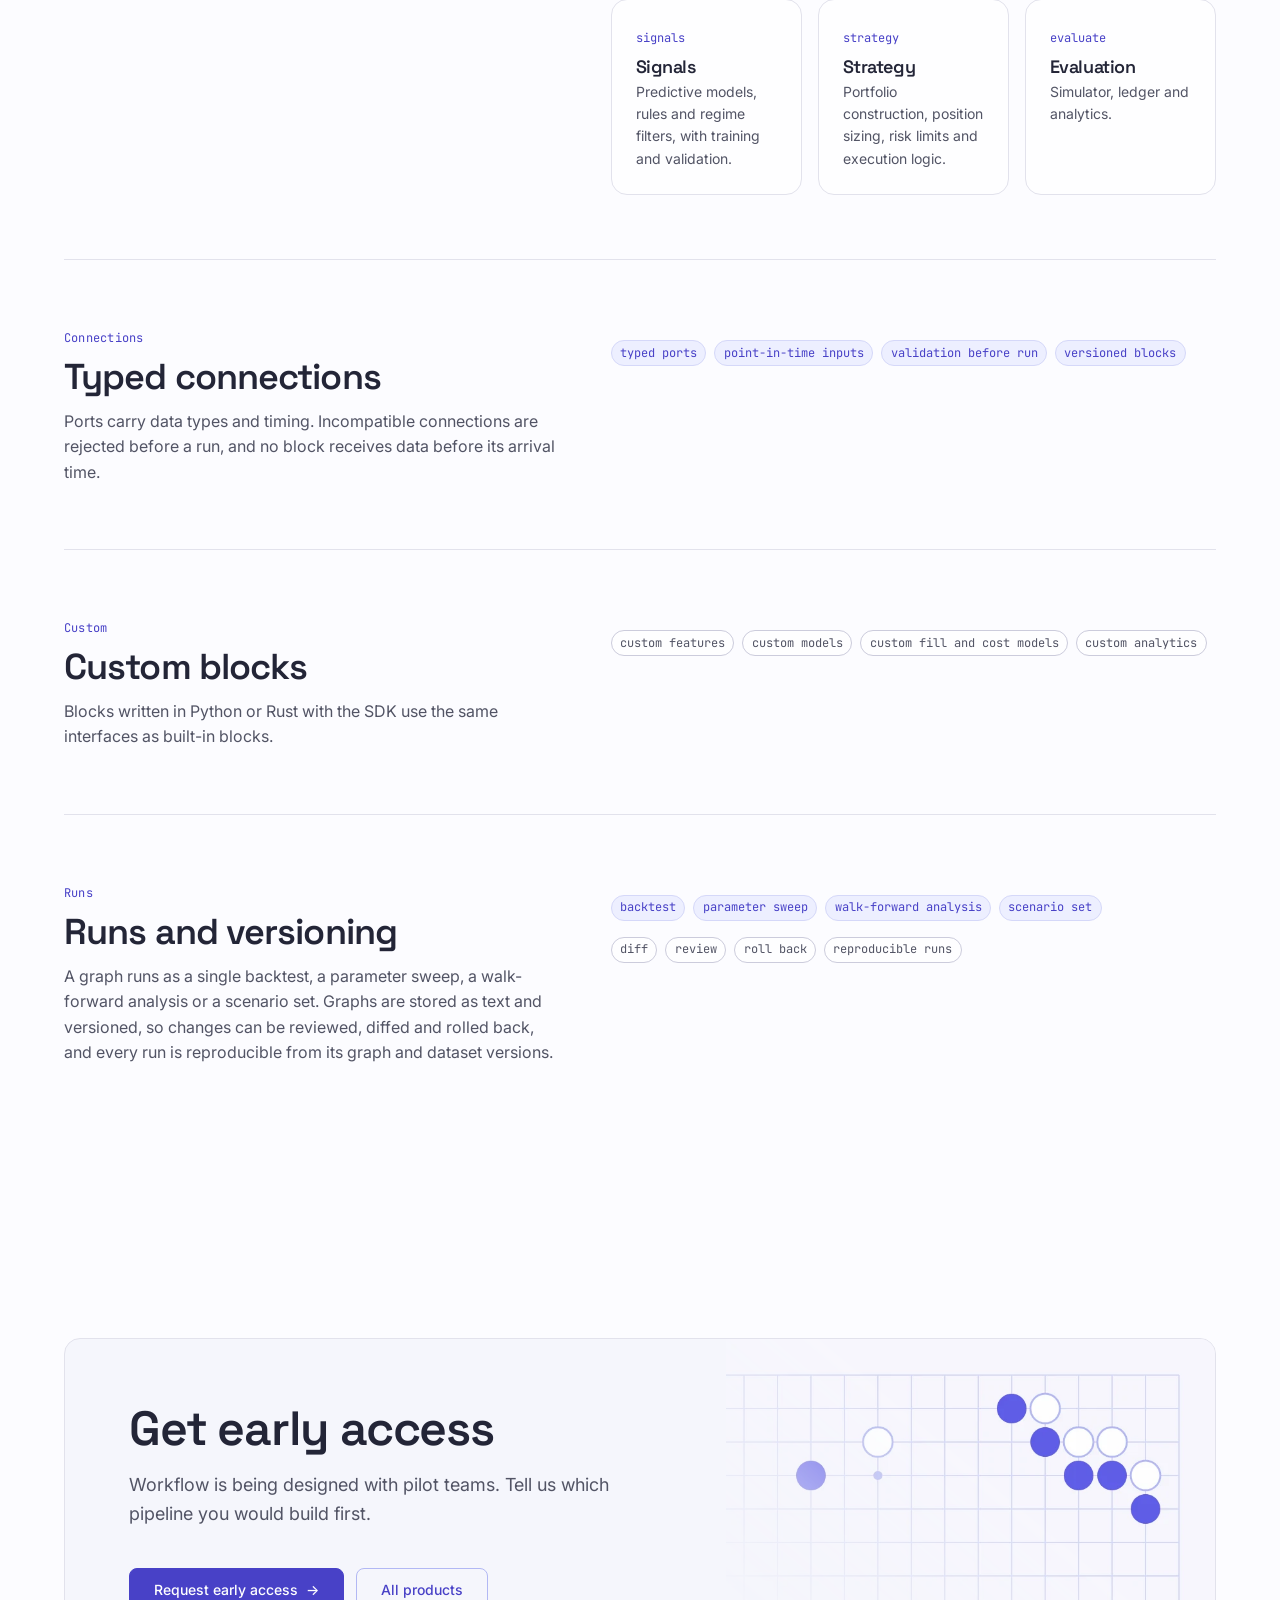
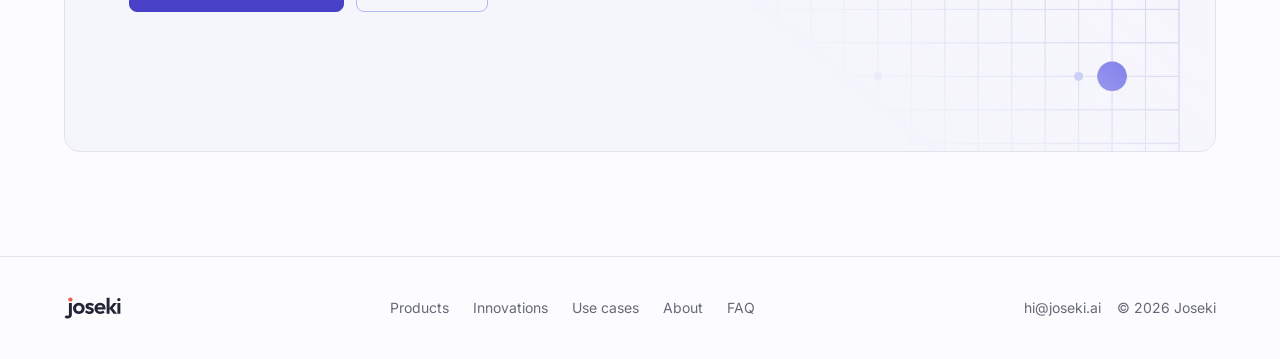
<file: products/workflow/index.html>
<!DOCTYPE html>
<!-- Joseki marketing owns this static page: the Workflow product. -->
<html lang="en">
<head>
  <meta charset="UTF-8" />
  <meta name="viewport" content="width=device-width, initial-scale=1" />
  <meta name="robots" content="noarchive" />
  <title>Workflow — Joseki</title>
  <meta name="description" content="Strategy pipelines defined as typed, versioned graphs: data, preparation, features, signals, strategy logic and evaluation as connected blocks, run as backtests, parameter sweeps or scenario sets." />
  <link rel="preconnect" href="https://fonts.googleapis.com" />
  <link rel="preconnect" href="https://fonts.gstatic.com" crossorigin />
  <link rel="stylesheet" href="https://fonts.googleapis.com/css2?family=Space+Grotesk:wght@500;600;700&family=Inter:wght@400;500;600&family=JetBrains+Mono:wght@400;500&display=swap" />
  <link rel="stylesheet" href="/css/styles.css?v=0bc73565" />
  <link rel="icon" href="/img/favicon-32.png?v=bb30afc0" sizes="32x32" type="image/png" />
  <link rel="icon" href="/img/favicon.svg?v=612ca15e" type="image/svg+xml" />
  <link rel="apple-touch-icon" href="/img/apple-touch-icon.png?v=7920d79d" />
</head>
<body>
  <header class="nav" id="nav" data-scrolled="false">
    <div class="wrap nav__row">
      <a class="brand" href="/" aria-label="Joseki home">
        <img class="brand__logo" src="/img/logo.svg?v=16c0c2ed" alt="Joseki" width="67" height="26" />
      </a>
      <nav aria-label="Primary">
        <ul class="nav__links" id="primaryLinks">
          <li class="nav__group" id="productsGroup">
            <button class="nav__menubtn" type="button" id="productsButton" aria-expanded="false" aria-controls="productsMenu" aria-current="true">Products <svg class="nav__chev" viewBox="0 0 12 12" aria-hidden="true"><path d="M3 4.5l3 3 3-3"/></svg></button>
            <div class="nav__panel" id="productsMenu">
              <div class="nav__groups">
              <div class="nav__grp">
                <span class="nav__grphead">Data</span>
                <ul class="nav__sub">
                  <li><a href="/products/market-data/"><strong>Market Data</strong><span>Colocated capture, nanosecond timestamps, full history, integrated</span></a></li>
                </ul>
              </div>
              <div class="nav__grp nav__grp--engine">
                <span class="nav__grphead">Quant engine <span class="grptag">Innovations</span></span>
                <ul class="nav__sub">
                  <li><a href="/products/feature-engineering/"><strong>Feature Engineering</strong><span>Feature library, option analytics, learned features</span></a></li>
                  <li><a href="/products/simulation/"><strong>Simulation &amp; Backtesting</strong><span>Event-driven and order book simulation on CPU and GPU</span></a></li>
                  <li><a href="/products/machine-learning/"><strong>Machine Learning &amp; RL</strong><span>Managed training, search and RL environments</span></a></li>
                  <li><a href="/products/workflow/" aria-current="page"><strong>Workflow</strong><span>Strategy pipelines as typed, versioned graphs</span></a></li>
                </ul>
              </div>
              </div>
              <a class="nav__all" href="/products/">All products <span class="arrow" aria-hidden="true">→</span></a>
            </div>
          </li>
          <li><a href="/innovations/">Innovations</a></li>
          <li><a href="/use-cases/">Use cases</a></li>
          <li><a href="/about/">About</a></li>
          <li><a href="/#faq">FAQ</a></li>
        </ul>
      </nav>
      <div class="nav__cta">
        <a class="btn btn--sm" href="/access/">Request access <span class="arrow" aria-hidden="true">→</span></a>
        <button class="nav__toggle" type="button" aria-label="Open menu" aria-expanded="false" aria-controls="primaryLinks" id="navToggle">
          <svg width="20" height="20" viewBox="0 0 24 24" fill="none" aria-hidden="true"><path d="M3 6h18M3 12h18M3 18h18" stroke="currentColor" stroke-width="1.8" stroke-linecap="round"/></svg>
        </button>
      </div>
    </div>
  </header>

  <main id="top">
    <section class="page-head">
      <div class="wrap">
        <span class="eyebrow">Products · Workflow</span>
        <h1>Strategy pipelines as typed, versioned graphs</h1>
        <p class="lede">Data, preparation, features, signals, strategy logic and evaluation are connected as blocks on one canvas. A graph runs as a backtest, a parameter sweep or a scenario set, and is kept under version control.</p>
        <div class="hero__actions">
          <a class="btn" href="/access/">Request early access <span class="arrow" aria-hidden="true">→</span></a>
        </div>
      </div>
    </section>

    <section class="section--tight wrap" aria-label="Example strategy graph">
      <figure class="art-figure">
        <img src="/img/workflow.webp?v=5da1338d" alt="Example strategy graph in six lanes: market, reference and alternative data feed cleaning, clock alignment and resampling; technical, order-flow, Greeks and neural-encoder features feed a predictive model and rules, with a training block above the model; portfolio sizing, risk limits and execution drive the market simulator, which replays the same recorded market, then the ledger and analytics; positions flow back to risk limits, and analytics results return to training as a walk-forward analysis." width="2080" height="860" loading="lazy" decoding="async" />
        <figcaption>An example strategy graph, from market data to analytics.</figcaption>
      </figure>
    </section>

    <section class="section wrap">
      <div class="blocks">
        <div class="block" id="blocks">
          <div class="block__head">
            <span class="card__label">Blocks</span>
            <h2>Built-in blocks</h2>
            <p>Built-in blocks cover each stage of a strategy pipeline. Each block is configurable and versioned.</p>
          </div>
          <div class="block__body">
            <div class="tiles">
              <div class="tile"><span class="tile__code">data</span><h3>Sources</h3><p>Market, reference and alternative data at pinned dataset versions.</p></div>
              <div class="tile"><span class="tile__code">prepare</span><h3>Preparation</h3><p>Cleaning, clock alignment and resampling to time, tick, volume or dollar bars.</p></div>
              <div class="tile"><span class="tile__code">features</span><h3>Features</h3><p>Library features, option analytics, user-defined and learned features.</p></div>
              <div class="tile"><span class="tile__code">signals</span><h3>Signals</h3><p>Predictive models, rules and regime filters, with training and validation.</p></div>
              <div class="tile"><span class="tile__code">strategy</span><h3>Strategy</h3><p>Portfolio construction, position sizing, risk limits and execution logic.</p></div>
              <div class="tile"><span class="tile__code">evaluate</span><h3>Evaluation</h3><p>Simulator, ledger and analytics.</p></div>
            </div>
          </div>
        </div>

        <div class="block" id="connections">
          <div class="block__head">
            <span class="card__label">Connections</span>
            <h2>Typed connections</h2>
            <p>Ports carry data types and timing. Incompatible connections are rejected before a run, and no block receives data before its arrival time.</p>
          </div>
          <div class="block__body">
            <ul class="tags tags--accent"><li>typed ports</li><li>point-in-time inputs</li><li>validation before run</li><li>versioned blocks</li></ul>
          </div>
        </div>

        <div class="block" id="custom">
          <div class="block__head">
            <span class="card__label">Custom</span>
            <h2>Custom blocks</h2>
            <p>Blocks written in Python or Rust with the SDK use the same interfaces as built-in blocks.</p>
          </div>
          <div class="block__body">
            <ul class="tags"><li>custom features</li><li>custom models</li><li>custom fill and cost models</li><li>custom analytics</li></ul>
          </div>
        </div>

        <div class="block" id="runs">
          <div class="block__head">
            <span class="card__label">Runs</span>
            <h2>Runs and versioning</h2>
            <p>A graph runs as a single backtest, a parameter sweep, a walk-forward analysis or a scenario set. Graphs are stored as text and versioned, so changes can be reviewed, diffed and rolled back, and every run is reproducible from its graph and dataset versions.</p>
          </div>
          <div class="block__body">
            <ul class="tags tags--accent"><li>backtest</li><li>parameter sweep</li><li>walk-forward analysis</li><li>scenario set</li></ul>
            <ul class="tags"><li>diff</li><li>review</li><li>roll back</li><li>reproducible runs</li></ul>
          </div>
        </div>
      </div>
    </section>

    <section class="section wrap" id="access">
      <div class="cta">
        <div class="cta__text">
          <h2>Get early access</h2>
          <p>Workflow is being designed with pilot teams. Tell us which pipeline you would build first.</p>
          <div class="hero__actions">
            <a class="btn" href="/access/">Request early access <span class="arrow" aria-hidden="true">→</span></a>
            <a class="btn btn--ghost" href="/products/">All products</a>
          </div>
        </div>
        <div class="cta__art"><img src="/img/goban.webp?v=423a199f" alt="" width="760" height="640" loading="lazy" decoding="async" /></div>
      </div>
    </section>
  </main>

  <footer class="foot">
    <div class="wrap foot__row">
      <a class="brand brand--foot" href="/" aria-label="Joseki home">
        <img class="brand__logo" src="/img/logo.svg?v=16c0c2ed" alt="Joseki" width="57" height="22" />
      </a>
      <nav aria-label="Footer">
        <ul class="foot__links">
          <li><a href="/products/">Products</a></li>
          <li><a href="/innovations/">Innovations</a></li>
          <li><a href="/use-cases/">Use cases</a></li>
          <li><a href="/about/">About</a></li>
          <li><a href="/#faq">FAQ</a></li>
        </ul>
      </nav>
      <div class="foot__meta">
        <a href="mailto:hi@joseki.ai">hi@joseki.ai</a>
        <span>© 2026 Joseki</span>
      </div>
    </div>
  </footer>

  <script src="/js/app.js?v=12b68f65" defer></script>
</body>
</html>
</file>
<file: css/styles.css>
/* Website-owned layout: shared tokens and viewport/menu state style the static
 * marketing page. No application styles or runtime data dependencies.
 * Hallmark · pre-emit critique: P5 H5 E5 S5 R4 V4
 * genre: modern-minimal · macrostructure: Bento Grid · theme: studied-DNA
 * studied: yes · DNA-source: url + screenshot · observed: airy lavender paper, indigo primary, coral second, centred heads, illustrated bento cards
 * paper oklch(99.1% 0.004 285) · accent oklch(56% 0.2 278) · display Space Grotesk + body Inter (preserved) · mono JetBrains Mono
 * enrichment: Tier-B hand-built SVG per card (generated, static) · nav: N1b · footer: Ft2
 * tone: confident-technical · audience: trading teams + reviewers · use: request early access
 */
@import url("tokens.css");

*, *::before, *::after { box-sizing: border-box; }
html { -webkit-text-size-adjust: 100%; overflow-x: clip; scroll-behavior: smooth; }
@media (prefers-reduced-motion: reduce) { html { scroll-behavior: auto; } }

body {
  margin: 0;
  overflow-x: clip;
  background: var(--color-paper);
  color: var(--color-ink);
  font-family: var(--font-body);
  font-size: var(--text-base);
  line-height: 1.6;
  -webkit-font-smoothing: antialiased;
  text-rendering: optimizeLegibility;
}

h1, h2, h3, h4 {
  font-family: var(--font-display);
  font-weight: 600;
  font-style: normal;
  letter-spacing: -0.025em;
  line-height: 1.08;
  text-wrap: balance;
  overflow-wrap: anywhere;
  min-width: 0;
  margin: 0;
}
h1 .hl, h2 .hl, h3 .hl { color: var(--color-accent); }

p { margin: 0; }
a { color: inherit; }
[id] { scroll-margin-top: 5rem; }

.wrap {
  width: 100%;
  max-width: 76rem;
  margin-inline: auto;
  padding-inline: clamp(1rem, 4vw, 2rem);
}

/* ---------- Nav · N1b canonical three-section ---------- */
.nav {
  position: sticky;
  top: 0;
  z-index: 50;
  background: var(--color-paper-blur);
  backdrop-filter: saturate(1.4) blur(10px);
  border-bottom: var(--rule-hair) solid transparent;
  transition: border-color var(--dur-mid) var(--ease-out);
}
.nav[data-scrolled="true"] { border-bottom-color: var(--color-rule); }
.nav__row {
  display: flex;
  align-items: center;
  justify-content: space-between;
  gap: var(--space-lg);
  min-height: 64px;
}
.brand { display: inline-flex; align-items: center; text-decoration: none; }
.brand__logo { display: block; height: 26px; width: auto; }
.brand--foot .brand__logo { height: 22px; }
.nav__links {
  display: flex;
  align-items: center;
  gap: var(--space-lg);
  list-style: none;
  margin: 0; padding: 0;
}
.nav__links a {
  font-size: var(--text-sm);
  white-space: nowrap;
  color: var(--color-ink-2);
  text-decoration: none;
  padding: var(--space-2xs) 0;
  border-bottom: 1.5px solid transparent;
  transition: color var(--dur-fast) var(--ease-out), border-color var(--dur-fast) var(--ease-out);
}
.nav__links a:hover { color: var(--color-ink); border-bottom-color: var(--color-accent); }
.nav__links a:focus-visible { outline: 2px solid var(--color-focus); outline-offset: 3px; border-radius: 2px; }
.nav__cta { display: flex; align-items: center; gap: var(--space-sm); }

/* ---------- Products menu · disclosure panel under the nav ---------- */
.nav__group { position: relative; }
.nav__menubtn {
  display: inline-flex; align-items: center; gap: 0.35em;
  padding: var(--space-2xs) 0;
  font: inherit; font-size: var(--text-sm); white-space: nowrap;
  color: var(--color-ink-2); background: none; border: 0;
  border-bottom: 1.5px solid transparent;
  cursor: pointer;
  transition: color var(--dur-fast) var(--ease-out), border-color var(--dur-fast) var(--ease-out);
}
.nav__menubtn:hover, .nav[data-products-open="true"] .nav__menubtn { color: var(--color-ink); }
.nav__menubtn[aria-current="true"] { color: var(--color-ink); border-bottom-color: var(--color-accent); }
.nav__menubtn:focus-visible { outline: 2px solid var(--color-focus); outline-offset: 3px; border-radius: 2px; }
.nav__chev { width: 10px; height: 10px; fill: none; stroke: currentColor; stroke-width: 1.6; stroke-linecap: round; stroke-linejoin: round; transition: transform var(--dur-fast) var(--ease-out); }
.nav[data-products-open="true"] .nav__chev { transform: rotate(180deg); }
.nav__panel {
  display: none;
  position: absolute; top: calc(100% + 14px); left: -1.25rem; z-index: 60;
  width: min(44rem, calc(100vw - 2rem));
  padding: var(--space-sm);
  background: var(--color-surface);
  border: var(--rule-hair) solid var(--color-rule);
  border-radius: var(--radius-lg);
  box-shadow: var(--shadow-lift);
}
/* A bridge over the gap, so the pointer can travel from the button to the panel. */
.nav__panel::before { content: ""; position: absolute; left: 0; right: 0; top: -16px; height: 16px; }
.nav[data-products-open="true"] .nav__panel { display: block; }
@media (hover: hover) and (pointer: fine) and (min-width: 54.0625rem) {
  .nav__group:hover .nav__panel { display: block; }
  .nav__group:hover .nav__menubtn { color: var(--color-ink); }
}
.nav__groups { display: grid; grid-template-columns: minmax(0, 0.85fr) minmax(0, 1.75fr); gap: var(--space-xs); }
.nav__grp { padding: var(--space-xs); border-radius: var(--radius-md); background: var(--color-paper-2); }
.nav__grp--engine { background: var(--color-accent-ghost); }
.nav__grphead { display: block; padding: var(--space-xs) var(--space-md) var(--space-2xs); font-family: var(--font-mono); font-size: var(--text-2xs); letter-spacing: 0.1em; text-transform: uppercase; color: var(--color-ink-3); }
.nav__grp--engine .nav__grphead { color: var(--color-accent-2); }
.nav__sub { list-style: none; margin: 0; padding: 0; display: grid; grid-template-columns: minmax(0, 1fr); gap: 2px; }
.nav__grp--engine .nav__sub { grid-template-columns: repeat(2, minmax(0, 1fr)); }
.nav__links .nav__sub a {
  display: grid; gap: 2px; align-content: start;
  padding: var(--space-sm) var(--space-md);
  white-space: normal; border-bottom: 0; border-radius: var(--radius-md);
}
.nav__links .nav__sub a:hover, .nav__links .nav__sub a[aria-current="page"] { background: var(--color-surface); box-shadow: var(--shadow-soft); }
.nav__sub strong { font-family: var(--font-display); font-size: var(--text-sm); font-weight: 600; color: var(--color-ink); white-space: nowrap; }
.nav__sub span { font-size: var(--text-xs); line-height: 1.45; color: var(--color-ink-3); }
.nav__links .nav__all {
  display: flex; align-items: center; gap: var(--space-xs);
  margin-top: var(--space-2xs); padding: var(--space-sm) var(--space-md);
  border-top: var(--rule-hair) solid var(--color-rule); border-bottom: 0;
  color: var(--color-accent-2); font-weight: 500;
}
.nav__toggle { display: none; }

/* ---------- Buttons · 8 states ---------- */
.btn {
  --_bg: var(--color-accent-2);
  --_fg: var(--color-surface);
  display: inline-flex;
  align-items: center;
  justify-content: center;
  gap: var(--space-xs);
  min-height: 44px;
  padding: 0 var(--space-lg);
  font-family: var(--font-body);
  font-size: var(--text-sm);
  font-weight: 500;
  white-space: nowrap;
  text-decoration: none;
  color: var(--_fg);
  background: var(--_bg);
  border: 1.5px solid var(--_bg);
  border-radius: var(--radius-md);
  cursor: pointer;
  transition: transform var(--dur-fast) var(--ease-out), background-color var(--dur-fast) var(--ease-out), border-color var(--dur-fast) var(--ease-out), opacity var(--dur-fast) var(--ease-out);
}
.btn:hover, .btn.is-hover { background: var(--color-ink); border-color: var(--color-ink); }
.btn:focus-visible, .btn.is-focus { outline: 2px solid var(--color-focus); outline-offset: 2px; }
.btn:active, .btn.is-active { transform: translateY(1px); }
.btn[disabled], .btn.is-disabled { opacity: 0.5; cursor: not-allowed; }
.btn[data-state="loading"] { color: transparent; position: relative; pointer-events: none; }
.btn[data-state="loading"]::after {
  content: ""; position: absolute; width: 16px; height: 16px;
  border: 2px solid var(--color-surface); border-top-color: transparent; border-radius: 50%;
  animation: spin 0.7s linear infinite;
}
.btn[data-state="error"] { background: var(--color-err); border-color: var(--color-err); }
.btn[data-state="success"] { background: var(--color-ok); border-color: var(--color-ok); }
@keyframes spin { to { transform: rotate(360deg); } }
@media (prefers-reduced-motion: reduce) { .btn[data-state="loading"]::after { animation-duration: 1.6s; } }

.btn--ghost {
  --_bg: transparent;
  --_fg: var(--color-accent-2);
  border-color: var(--color-accent-soft);
}
.btn--ghost:hover, .btn--ghost.is-hover { background: var(--color-accent-ghost); border-color: var(--color-accent); color: var(--color-accent-2); }
.btn--sm { min-height: 38px; padding: 0 var(--space-md); }

.arrow { transition: transform var(--dur-fast) var(--ease-out); }
.btn:hover .arrow, .btn.is-hover .arrow { transform: translateX(3px); }

/* ---------- Hero · statement over a full-bleed background ---------- */
.hero {
  position: relative; isolation: isolate; overflow: hidden;
  padding-block: clamp(4.5rem, 10vw, 8rem) clamp(4rem, 8vw, 6.5rem);
}
.hero__bg { position: absolute; inset: 0; z-index: -1; }
.hero__bg img, .hero__bg canvas {
  position: absolute; inset: 0; display: block;
  width: 100%; height: 100%; object-fit: cover; object-position: center;
  -webkit-mask-image: linear-gradient(to bottom, var(--color-ink) 72%, transparent);
  mask-image: linear-gradient(to bottom, var(--color-ink) 72%, transparent);
}
/* The live 3D canvas (js/hero-bg.js) replaces the still image once it is drawing. */
.hero__bg.is-live img { visibility: hidden; }
/* A soft veil keeps the headline crisp while the background stays visible around it. */
.hero__bg::after {
  content: ""; position: absolute; inset: 0;
  background: radial-gradient(ellipse 46% 58% at 50% 46%, var(--color-paper-blur) 0%, var(--color-paper-blur) 45%, transparent 82%);
}
.hero__text { max-width: 76rem; margin-inline: auto; text-align: center; }
.badge {
  display: inline-flex; align-items: center;
  padding: var(--space-2xs) var(--space-sm);
  font-size: var(--text-xs); font-weight: 500;
  color: var(--color-accent-2);
  background: var(--color-accent-ghost);
  border: var(--rule-hair) solid var(--color-accent-mist);
  border-radius: var(--radius-pill);
}
/* One line at every width: the size follows the viewport so the headline never wraps. */
.hero__title { font-size: min(var(--text-display), 5.6vw); white-space: nowrap; margin-top: var(--space-lg); }
.hero__lede {
  margin: var(--space-lg) auto 0;
  max-width: 58ch;
  font-size: var(--text-lg);
  color: var(--color-ink-2);
}
.hero__actions { display: flex; flex-wrap: wrap; gap: var(--space-sm); margin-top: var(--space-xl); }
.hero__text .hero__actions { justify-content: center; }

/* ---------- Section scaffolding · centred heads, one coloured keyword ---------- */
.section { padding-block: var(--space-3xl); }
.head { max-width: 46rem; margin: 0 auto var(--space-2xl); text-align: center; }
.head h2 { font-size: var(--text-4xl); }
.head p { margin-top: var(--space-md); color: var(--color-ink-2); font-size: var(--text-lg); }

/* ---------- How it works rail · boxed steps with a filling progress bar ---------- */
.rail { display: grid; grid-template-columns: repeat(6, minmax(0, 1fr)); gap: var(--space-sm); list-style: none; margin: 0; padding: 0; }
.rail__step:nth-child(1) { --p: 16.66%; }
.rail__step:nth-child(2) { --p: 33.33%; }
.rail__step:nth-child(3) { --p: 50%; }
.rail__step:nth-child(4) { --p: 66.66%; }
.rail__step:nth-child(5) { --p: 83.33%; }
.rail__step:nth-child(6) { --p: 100%; }
.rail__step a {
  position: relative; display: flex; flex-direction: column; gap: var(--space-2xs);
  height: 100%;
  padding: var(--space-lg) var(--space-md) var(--space-md);
  text-decoration: none;
  background: var(--color-surface);
  border: var(--rule-hair) solid var(--color-rule);
  border-radius: var(--radius-lg);
  overflow: hidden;
  transition: border-color var(--dur-fast) var(--ease-out);
}
.rail__step a::before, .rail__step a::after { content: ""; position: absolute; top: 0; left: 0; height: 3px; }
.rail__step a::before { width: 100%; background: var(--color-accent-ghost); }
.rail__step a::after { width: var(--p); background: var(--color-accent); }
.rail__step a:hover { border-color: var(--color-accent-soft); }
.rail__step a:focus-visible { outline: 2px solid var(--color-focus); outline-offset: 2px; }
.rail__step h3 { font-size: var(--text-base); letter-spacing: -0.015em; }
.rail__step p { font-size: var(--text-xs); color: var(--color-ink-3); line-height: 1.5; }

/* ---------- Bento · illustrated cards on a lavender band ---------- */
.band {
  background: var(--color-paper-2);
  border-block: var(--rule-hair) solid var(--color-rule);
  padding-block: var(--space-3xl);
}
.bento { display: grid; grid-template-columns: repeat(12, minmax(0, 1fr)); gap: var(--space-lg); }
.card {
  grid-column: span 12;
  display: flex; flex-direction: column;
  min-width: 0;
  background: var(--color-surface);
  border: var(--rule-hair) solid var(--color-rule);
  border-radius: var(--radius-lg);
  overflow: hidden;
  transition: border-color var(--dur-mid) var(--ease-out);
}
.card:hover { border-color: var(--color-rule-2); }
.card--6 { grid-column: span 6; }
.card__text { padding: var(--space-xl) var(--space-xl) var(--space-lg); }
.card__label { font-family: var(--font-mono); font-size: var(--text-xs); color: var(--color-accent-2); letter-spacing: 0.02em; }
.card h3 { font-size: var(--text-2xl); margin-top: var(--space-sm); }
.card__text > p { margin-top: var(--space-md); color: var(--color-ink-2); }
.points { list-style: none; margin: var(--space-lg) 0 0; padding: 0; display: grid; gap: var(--space-sm); font-size: var(--text-sm); color: var(--color-ink-2); }
.points--2 { grid-template-columns: repeat(2, minmax(0, 1fr)); column-gap: var(--space-lg); }
.points li { position: relative; padding-left: var(--space-md); }
.points li::before {
  content: ""; position: absolute; left: 0; top: 0.6em;
  width: 6px; height: 6px; border-radius: 50%;
  background: var(--color-accent);
}
.points strong { color: var(--color-ink); font-weight: 600; }
.card__art { margin-top: auto; }
.card--split { display: grid; grid-template-columns: minmax(0, 1fr) minmax(0, 1fr); }
.card--split .card__art { margin: 0; border-left: var(--rule-hair) solid var(--color-rule); background: var(--color-paper); }

/* ---------- Illustrations · WebP files rendered by tools/render_art.py on the surface they sit on ---------- */
.card__art img, .cta__art img { display: block; width: 100%; height: auto; }
/* Card art dissolves into the card: soft side and top edges, a longer fade at the bottom. */
.card__art img {
  --_fade-x: linear-gradient(to right, transparent, var(--color-ink) 5%, var(--color-ink) 95%, transparent);
  --_fade-y: linear-gradient(to bottom, transparent, var(--color-ink) 4%, var(--color-ink) 88%, transparent);
  -webkit-mask-image: var(--_fade-x), var(--_fade-y);
  -webkit-mask-composite: source-in;
  mask-image: var(--_fade-x), var(--_fade-y);
  mask-composite: intersect;
}
.card--split .card__art { display: flex; align-items: center; }
.cta__art img { height: 100%; object-fit: cover; object-position: right top; }
/* The board dissolves from the bottom-left corner: the top-right half stays fully visible. */
.cta__art img {
  -webkit-mask-image: linear-gradient(to top right, transparent 18%, var(--color-ink) 62%);
  mask-image: linear-gradient(to top right, transparent 18%, var(--color-ink) 62%);
}

/* ---------- Why Joseki · word-led fact boxes ---------- */

/* ---------- Bring your own · entry cards ---------- */
.entries { display: grid; grid-template-columns: repeat(3, minmax(0, 1fr)); gap: var(--space-md); }
.entry {
  padding: var(--space-xl);
  background: var(--color-surface);
  border: var(--rule-hair) solid var(--color-rule);
  border-radius: var(--radius-lg);
}
.entry__icon {
  display: inline-flex; align-items: center; justify-content: center;
  width: 44px; height: 44px; border-radius: 50%;
  background: var(--color-accent-ghost);
}
.entry__icon svg { width: 22px; height: 22px; fill: none; stroke: var(--color-accent-2); stroke-width: 1.6; stroke-linecap: round; stroke-linejoin: round; }
.entry h3 { font-size: var(--text-xl); margin-top: var(--space-lg); }
.entry p { margin-top: var(--space-xs); color: var(--color-ink-2); font-size: var(--text-sm); }
.entry--warm { background: var(--color-coral-ghost); border-color: var(--color-coral-ghost); }
.entry--warm .entry__icon { background: var(--color-surface); }
.entry--warm .entry__icon svg { stroke: var(--color-coral-2); }

/* ---------- Final CTA · Go-board card ---------- */
.cta {
  display: grid; grid-template-columns: minmax(0, 1.15fr) minmax(0, 0.85fr);
  background: var(--color-paper-2);
  border: var(--rule-hair) solid var(--color-rule);
  border-radius: var(--radius-lg);
  overflow: hidden;
}
.cta__text { padding: clamp(2rem, 5vw, 4rem); }
.cta h2 { font-size: var(--text-4xl); }
.cta p { margin-top: var(--space-md); color: var(--color-ink-2); font-size: var(--text-lg); max-width: 44ch; }
.cta__art { min-height: 300px; }

/* ---------- Footer · Ft2 inline single line ---------- */
.foot { border-top: var(--rule-hair) solid var(--color-rule); padding-block: var(--space-xl); }
.foot__row {
  display: flex; flex-wrap: wrap; align-items: center; gap: var(--space-md);
  justify-content: space-between;
  font-size: var(--text-sm); color: var(--color-ink-3);
}
.foot__meta { display: flex; flex-wrap: wrap; gap: var(--space-md); }
.foot__meta a { text-decoration: none; }
.foot__meta a:hover { color: var(--color-ink); text-decoration: underline; }
.foot__meta a:focus-visible { outline: 2px solid var(--color-focus); outline-offset: 2px; border-radius: 2px; }

/* ---------- Responsive ---------- */
@media (max-width: 60rem) {
  .card--6 { grid-column: span 12; }
  .card--split { grid-template-columns: minmax(0, 1fr); }
  .card--split .card__art { border-left: 0; border-top: var(--rule-hair) solid var(--color-rule); }
  .rail { grid-template-columns: repeat(3, minmax(0, 1fr)); }
  .entries { grid-template-columns: minmax(0, 1fr); }
  .cta { grid-template-columns: minmax(0, 1fr); }
  .cta__art { min-height: 220px; }
}
/* Five primary links need the menu button below this width. */
@media (max-width: 54rem) {
  .nav__row { display: grid; grid-template-columns: auto minmax(0, 1fr); gap: 0 var(--space-xs); }
  .nav__cta { justify-self: end; }
  .nav__row > nav { grid-column: 1 / -1; grid-row: 2; }
  .nav__links { flex-direction: column; align-items: stretch; gap: 0; padding-block: var(--space-xs); }
  .nav__links a { display: flex; align-items: center; min-height: 44px; }
  .nav[data-menu-ready="true"] .nav__row > nav { display: none; }
  .nav[data-menu-open="true"] .nav__row > nav { display: block; }
  .nav[data-menu-ready="true"] .nav__toggle {
    display: inline-flex; align-items: center; justify-content: center;
    min-width: 44px; min-height: 44px; border: var(--rule-hair) solid var(--color-rule-2);
    border-radius: var(--radius-sm); background: var(--color-surface); cursor: pointer;
  }
  .nav__toggle:focus-visible { outline: 2px solid var(--color-focus); outline-offset: 2px; }
  .nav__cta .btn--sm { min-height: 44px; }
  .nav__menubtn { width: 100%; min-height: 44px; justify-content: space-between; border-bottom: 0; }
  .nav__panel { position: static; width: auto; padding: 0 0 var(--space-xs) var(--space-md); border: 0; border-radius: 0; box-shadow: none; background: none; }
  .nav__panel::before { display: none; }
  .nav__groups { grid-template-columns: minmax(0, 1fr); }
  .nav__grp, .nav__grp--engine { background: none; padding: 0; }
  .nav__grp--engine .nav__sub { grid-template-columns: minmax(0, 1fr); }
  .nav__links .nav__sub a { padding: var(--space-xs) var(--space-sm); min-height: 44px; }
}
@media (max-width: 40rem) {
  .rail { grid-template-columns: repeat(2, minmax(0, 1fr)); }
  .points--2 { grid-template-columns: minmax(0, 1fr); }
  .card__text { padding: var(--space-lg); }
  .hero__actions .btn, .cta .btn { width: 100%; }
}

/* ==========================================================================
 * Inner pages · same tokens and voice as the home page (design.md).
 * Product = Workbench, Technology = Split Studio, Research and legal = Long
 * Document, Company = Letter, Access = inline form. Shared nav and footer.
 * ========================================================================== */

.nav__links a[aria-current="page"] { color: var(--color-ink); border-bottom-color: var(--color-accent); }

/* ---------- Page head · left-aligned statement on a lattice band ---------- */
.page-head {
  position: relative; isolation: isolate;
  padding-block: clamp(3.5rem, 8vw, 6rem) clamp(2.5rem, 6vw, 4rem);
  background:
    radial-gradient(circle at 1px 1px, var(--color-accent-mist) 1px, transparent 1.4px) 0 0 / 22px 22px,
    var(--color-paper-2);
  border-bottom: var(--rule-hair) solid var(--color-rule);
}
.page-head::after {
  content: ""; position: absolute; inset: 0; z-index: -1;
  background: linear-gradient(to right, var(--color-paper-2) 30%, transparent);
}
.page-head > .wrap { position: relative; z-index: 1; }
.eyebrow { font-family: var(--font-mono); font-size: var(--text-xs); color: var(--color-accent-2); letter-spacing: 0.02em; }
.page-head h1 { font-size: var(--text-display-s); margin-top: var(--space-md); max-width: 24ch; }
.page-head .lede { margin-top: var(--space-lg); max-width: 60ch; font-size: var(--text-lg); color: var(--color-ink-2); }
.page-head .hero__actions { margin-top: var(--space-xl); }

.head--left { margin-inline: 0; text-align: left; }
.section--tight { padding-block: var(--space-2xl); }

/* ---------- To confirm · facts only the founder can supply ---------- */

/* ---------- Spec sheet · F3 tabular rows with hairlines ---------- */
.spec { width: 100%; border-collapse: collapse; font-size: var(--text-sm); }
.spec caption { text-align: left; font-family: var(--font-mono); font-size: var(--text-xs); color: var(--color-ink-3); padding-bottom: var(--space-sm); }
.spec th, .spec td { text-align: left; vertical-align: top; padding: var(--space-md) var(--space-md) var(--space-md) 0; border-top: var(--rule-hair) solid var(--color-rule); }
.spec thead th { font-family: var(--font-mono); font-size: var(--text-2xs); font-weight: 500; color: var(--color-ink-3); border-top: 0; padding-top: 0; }
.spec tbody th { font-family: var(--font-display); font-size: var(--text-base); font-weight: 600; color: var(--color-ink); width: 24%; }
.spec td { color: var(--color-ink-2); }
.spec--status td:last-child { width: 1%; white-space: nowrap; padding-right: 0; }
.tnum { font-variant-numeric: tabular-nums; }

/* ---------- Steps · F4 numbered workflow ---------- */
.steps { list-style: none; margin: 0; padding: 0; display: grid; gap: var(--space-md); counter-reset: step; }
.step {
  display: grid; grid-template-columns: 4.5rem minmax(0, 1fr) minmax(0, 0.9fr); gap: var(--space-lg);
  padding: var(--space-xl);
  background: var(--color-surface);
  border: var(--rule-hair) solid var(--color-rule);
  border-radius: var(--radius-lg);
  counter-increment: step;
}
.step::before {
  content: counter(step, decimal-leading-zero);
  font-family: var(--font-mono); font-size: var(--text-sm); color: var(--color-accent-2);
  padding-top: 0.3em;
}
.step h3 { font-size: var(--text-xl); }
.step p { margin-top: var(--space-xs); color: var(--color-ink-2); }
.io { margin: 0; display: grid; gap: var(--space-sm); font-size: var(--text-sm); align-content: start; }
.io div { padding: var(--space-sm) var(--space-md); background: var(--color-paper-2); border-radius: var(--radius-md); }
.io dt { font-family: var(--font-mono); font-size: var(--text-2xs); color: var(--color-ink-3); }
.io dd { margin: var(--space-2xs) 0 0; color: var(--color-ink); }

/* ---------- Screenshots · real captures in a hairline figure ---------- */
.shot { margin: 0; }
.shot img { display: block; width: 100%; height: auto; border: var(--rule-hair) solid var(--color-rule-2); border-radius: var(--radius-md); background: var(--color-surface); box-shadow: var(--shadow-soft); }
.shot figcaption { margin-top: var(--space-sm); font-size: var(--text-sm); color: var(--color-ink-3); }
.shot figcaption strong { color: var(--color-ink); font-weight: 600; }
.shot--todo .shot__frame {
  display: grid; place-items: center; aspect-ratio: 16 / 9; padding: var(--space-xl);
  text-align: center; font-family: var(--font-mono); font-size: var(--text-xs); color: var(--color-warn-2);
  background: repeating-linear-gradient(135deg, var(--color-warn-ghost) 0 12px, var(--color-surface) 12px 24px);
  border: 1.5px dashed var(--color-warn); border-radius: var(--radius-md);
}
.gallery { display: grid; grid-template-columns: repeat(2, minmax(0, 1fr)); gap: var(--space-xl) var(--space-lg); }
.gallery .shot--wide { grid-column: 1 / -1; }

/* ---------- Split rows · text on one side, proof on the other ---------- */
.splits { display: grid; gap: var(--space-3xl); }
.split { display: grid; grid-template-columns: minmax(0, 1fr) minmax(0, 1fr); gap: clamp(2rem, 5vw, 4.5rem); align-items: center; }
.split:nth-child(even) > .split__text { order: 2; }
.split__text h2 { font-size: var(--text-3xl); margin-top: var(--space-sm); }
.split__text > p { margin-top: var(--space-md); color: var(--color-ink-2); }
.split__text .points { margin-top: var(--space-lg); }
.proof {
  padding: var(--space-xl);
  background: var(--color-paper-2);
  border: var(--rule-hair) solid var(--color-rule);
  border-radius: var(--radius-lg);
}
.proof > .card__art { margin: calc(var(--space-xl) * -1); margin-bottom: 0; }
.proof__title { font-family: var(--font-mono); font-size: var(--text-xs); color: var(--color-ink-3); }
.measures { margin: var(--space-md) 0 0; display: grid; gap: var(--space-md); }
.measure { display: grid; grid-template-columns: minmax(0, 8.5rem) minmax(0, 1fr); gap: var(--space-md); align-items: baseline; padding-top: var(--space-md); border-top: var(--rule-hair) solid var(--color-rule-2); }
.measure dt { font-family: var(--font-display); font-size: var(--text-2xl); font-weight: 600; letter-spacing: -0.02em; color: var(--color-accent-2); font-variant-numeric: tabular-nums; }
.measure dd { margin: 0; font-size: var(--text-sm); color: var(--color-ink-2); }
.proof__note { margin-top: var(--space-lg); font-size: var(--text-xs); color: var(--color-ink-3); }

/* ---------- Pipeline diagram · one line from capture to ledger ---------- */
.pipe { display: grid; grid-template-columns: repeat(7, minmax(0, 1fr)); gap: 0; list-style: none; margin: 0; padding: 0; }
.pipe li { position: relative; padding: var(--space-md) var(--space-sm) 0; border-top: 3px solid var(--color-accent); font-size: var(--text-xs); color: var(--color-ink-3); }
.pipe li:nth-child(n+6) { border-top-color: var(--color-accent-soft); }
.pipe li::before { content: ""; position: absolute; top: -8px; left: var(--space-sm); width: 13px; height: 13px; border-radius: 50%; background: var(--color-surface); border: 3px solid var(--color-accent); }
.pipe li:nth-child(n+6)::before { border-color: var(--color-accent-soft); }
.pipe strong { display: block; font-family: var(--font-display); font-size: var(--text-sm); color: var(--color-ink); }

/* ---------- Stories · use cases as problem → in Joseki → result ---------- */
.stories { display: grid; grid-template-columns: repeat(2, minmax(0, 1fr)); gap: var(--space-lg); }
.story {
  display: flex; flex-direction: column;
  padding: var(--space-xl);
  background: var(--color-surface);
  border: var(--rule-hair) solid var(--color-rule);
  border-radius: var(--radius-lg);
}
.story h3 { font-size: var(--text-2xl); margin-top: var(--space-sm); }
.story > p { margin-top: var(--space-sm); color: var(--color-ink-2); }
.story__flow { margin: var(--space-lg) 0 0; display: grid; gap: var(--space-sm); }
.story__flow div { display: grid; grid-template-columns: 6.5rem minmax(0, 1fr); gap: var(--space-md); padding-top: var(--space-sm); border-top: var(--rule-hair) solid var(--color-rule); font-size: var(--text-sm); }
.story__flow dt { font-family: var(--font-mono); font-size: var(--text-2xs); color: var(--color-accent-2); padding-top: 0.2em; }
.story__flow dd { margin: 0; color: var(--color-ink-2); }
.story__links { margin-top: auto; padding-top: var(--space-lg); display: flex; flex-wrap: wrap; gap: var(--space-xs) var(--space-md); font-size: var(--text-sm); }
.story .tags { margin-top: var(--space-md); }
.story .tiles { margin-top: var(--space-md); }

.textlink { color: var(--color-accent-2); font-weight: 500; text-decoration: none; white-space: nowrap; border-bottom: 1.5px solid var(--color-accent-mist); transition: border-color var(--dur-fast) var(--ease-out); }
.textlink:hover { border-bottom-color: var(--color-accent); }
.textlink:focus-visible { outline: 2px solid var(--color-focus); outline-offset: 2px; border-radius: 2px; }

/* ---------- Research index · F-list of dated posts ---------- */
.posts { list-style: none; margin: 0; padding: 0; border-top: var(--rule-hair) solid var(--color-rule); }
.post-row a {
  display: grid; grid-template-columns: 9rem minmax(0, 1fr) auto; gap: var(--space-lg); align-items: baseline;
  padding: var(--space-xl) 0;
  text-decoration: none;
  border-bottom: var(--rule-hair) solid var(--color-rule);
}
.post-row time { font-family: var(--font-mono); font-size: var(--text-xs); color: var(--color-ink-3); }
.post-row h2 { font-size: var(--text-2xl); transition: color var(--dur-fast) var(--ease-out); }
.post-row p { margin-top: var(--space-xs); color: var(--color-ink-2); max-width: 64ch; }
.post-row .arrow { color: var(--color-accent-2); font-size: var(--text-lg); }
.post-row a:hover h2 { color: var(--color-accent-2); }
.post-row a:hover .arrow { transform: translateX(3px); }
.post-row a:focus-visible { outline: 2px solid var(--color-focus); outline-offset: 4px; border-radius: var(--radius-sm); }

/* ---------- Prose · research posts, the founder letter and legal pages ---------- */
.prose { max-width: var(--measure); margin-inline: auto; font-size: var(--text-lg); line-height: 1.7; color: var(--color-ink); }
.prose > * + * { margin-top: var(--space-lg); }
.prose h2 { font-size: var(--text-2xl); margin-top: var(--space-2xl); }
.prose h3 { font-size: var(--text-xl); margin-top: var(--space-xl); }
.prose p, .prose li { color: var(--color-ink-2); }
.prose strong { color: var(--color-ink); }
.prose ul, .prose ol { padding-left: 1.2em; }
.prose li + li { margin-top: var(--space-xs); }
.prose a { color: var(--color-accent-2); text-decoration-color: var(--color-accent-mist); text-underline-offset: 3px; }
.prose a:hover { text-decoration-color: var(--color-accent); }
.prose blockquote { margin-inline: 0; padding: var(--space-md) var(--space-lg); border-left: 3px solid var(--color-accent); background: var(--color-paper-2); border-radius: 0 var(--radius-md) var(--radius-md) 0; }
.prose blockquote p { color: var(--color-ink); }
.prose .note { font-size: var(--text-sm); color: var(--color-ink-3); }
.prose .spec { font-size: var(--text-base); }
.prose .spec tbody th { width: auto; font-size: var(--text-base); }
.prose .spec td:last-child { white-space: normal; width: auto; }
.prose figure { margin-inline: 0; }
.byline { display: flex; flex-wrap: wrap; gap: var(--space-xs) var(--space-md); font-family: var(--font-mono); font-size: var(--text-xs); color: var(--color-ink-3); }
.byline span + span::before { content: "·"; margin-right: var(--space-md); }
.takeaway { padding: var(--space-lg) var(--space-xl); background: var(--color-accent-ghost); border: var(--rule-hair) solid var(--color-accent-mist); border-radius: var(--radius-lg); }
.takeaway p { color: var(--color-ink); }
.letter .signoff { font-family: var(--font-display); font-size: var(--text-xl); color: var(--color-ink); }

/* ---------- Access form · fields compose an email, no backend ---------- */
.access { display: grid; grid-template-columns: minmax(0, 1.2fr) minmax(0, 0.8fr); gap: clamp(2rem, 5vw, 4rem); align-items: start; }
.form { display: grid; grid-template-columns: repeat(2, minmax(0, 1fr)); gap: var(--space-lg); padding: var(--space-xl); background: var(--color-surface); border: var(--rule-hair) solid var(--color-rule); border-radius: var(--radius-lg); }
.field { display: grid; gap: var(--space-xs); min-width: 0; }
.field--wide { grid-column: 1 / -1; }
.field label, .field legend { font-size: var(--text-sm); font-weight: 500; color: var(--color-ink); }
.field .hint { font-size: var(--text-xs); color: var(--color-ink-3); }
.field input, .field select, .field textarea {
  width: 100%; min-height: 44px; padding: var(--space-sm) var(--space-md);
  font: inherit; font-size: var(--text-base); color: var(--color-ink);
  background: var(--color-paper); border: 1.5px solid var(--color-rule-2); border-radius: var(--radius-md);
  transition: border-color var(--dur-fast) var(--ease-out), background-color var(--dur-fast) var(--ease-out);
}
.field textarea { min-height: 7.5rem; resize: vertical; }
.field input:hover, .field select:hover, .field textarea:hover { border-color: var(--color-accent-soft); }
.field input:focus-visible, .field select:focus-visible, .field textarea:focus-visible { outline: 2px solid var(--color-focus); outline-offset: 1px; border-color: var(--color-accent); background: var(--color-surface); }
.field input:disabled, .field select:disabled, .field textarea:disabled { opacity: 0.55; cursor: not-allowed; }
.field [aria-invalid="true"] { border-color: var(--color-err); background: var(--color-surface); }
.field__error { font-size: var(--text-xs); color: var(--color-err); min-height: 1em; }
.form__foot { grid-column: 1 / -1; display: flex; flex-wrap: wrap; align-items: center; gap: var(--space-md); }
.turnstile { grid-column: 1 / -1; }
/* Honeypot: present for bots, out of reach for people and screen readers. */
.hp { position: absolute; left: -10000px; width: 1px; height: 1px; overflow: hidden; }
.form__status { font-size: var(--text-sm); color: var(--color-ink-3); }
.form__status[data-state="ok"] { color: var(--color-ok-2); }
.form__status[data-state="error"] { color: var(--color-err); }
.aside-title { font-size: var(--text-2xl); }
.aside-list { list-style: none; margin: var(--space-lg) 0 0; padding: 0; display: grid; gap: var(--space-md); }
.aside-list li { padding: var(--space-md) var(--space-lg); background: var(--color-paper-2); border-radius: var(--radius-md); color: var(--color-ink-2); font-size: var(--text-sm); }
.aside-list strong { display: block; color: var(--color-ink); font-family: var(--font-display); font-size: var(--text-base); }

/* ---------- Footer · Ft2 with page links ---------- */
.foot__links { display: flex; flex-wrap: wrap; gap: var(--space-xs) var(--space-lg); list-style: none; margin: 0; padding: 0; }
.foot__links a { text-decoration: none; white-space: nowrap; }
.foot__links a:hover { color: var(--color-ink); text-decoration: underline; }
.foot__links a:focus-visible { outline: 2px solid var(--color-focus); outline-offset: 2px; border-radius: 2px; }

@media (max-width: 60rem) {
  .step { grid-template-columns: 3rem minmax(0, 1fr); }
  .step .io { grid-column: 2; }
  .split { grid-template-columns: minmax(0, 1fr); }
  .split:nth-child(even) > .split__text { order: 0; }
  .stories { grid-template-columns: minmax(0, 1fr); }
  .access { grid-template-columns: minmax(0, 1fr); }
  .pipe { grid-template-columns: repeat(4, minmax(0, 1fr)); row-gap: var(--space-xl); }
}
@media (max-width: 40rem) {
  .page-head h1 { max-width: none; }
  .step { grid-template-columns: minmax(0, 1fr); padding: var(--space-lg); }
  .step::before { padding-top: 0; }
  .step .io { grid-column: 1; }
  .gallery { grid-template-columns: minmax(0, 1fr); }
  .form { grid-template-columns: minmax(0, 1fr); padding: var(--space-lg); }
  .post-row a { grid-template-columns: minmax(0, 1fr); gap: var(--space-xs); }
  .post-row .arrow { display: none; }
  .story { padding: var(--space-lg); }
  .story__flow div { grid-template-columns: minmax(0, 1fr); gap: var(--space-2xs); }
  .measure { grid-template-columns: minmax(0, 1fr); gap: var(--space-2xs); }
  .pipe { grid-template-columns: repeat(2, minmax(0, 1fr)); }
  /* The three-column status sheet stacks; two-column fact tables and post tables keep their columns. */
  .spec--status thead { display: none; }
  .spec--status tr { display: grid; grid-template-columns: minmax(0, 1fr) auto; gap: var(--space-2xs) var(--space-md); padding-block: var(--space-md); border-top: var(--rule-hair) solid var(--color-rule); }
  .spec--status th, .spec--status td { border-top: 0; padding: 0; }
  .spec--status tbody th { width: auto; }
  .spec--status td:nth-child(2) { grid-column: 1 / -1; grid-row: 2; }
  .spec--status td:last-child { grid-column: 2; grid-row: 1; width: auto; }
  .spec:not(.spec--status) th, .spec:not(.spec--status) td { padding-right: var(--space-sm); }
  .spec:not(.spec--status) tbody th { width: 34%; }
  /* Below this width one line would shrink the headline under the lede; it breaks after "edge". */
  .hero__title { white-space: normal; font-size: clamp(2.25rem, 11vw, 3rem); }
  .hero__title .hl { display: block; }
  .prose { font-size: var(--text-base); }
  .form__foot .btn { width: 100%; }
}

/* ---------- FAQ · conversational, basic to advanced, native disclosure ---------- */
.faq { max-width: 52rem; margin-inline: auto; border-top: var(--rule-hair) solid var(--color-rule); counter-reset: faq; }
.faq details { border-bottom: var(--rule-hair) solid var(--color-rule); counter-increment: faq; }
.faq summary {
  display: grid; grid-template-columns: 2.5rem minmax(0, 1fr) 1.5rem; gap: var(--space-md); align-items: baseline;
  padding: var(--space-lg) 0;
  font-family: var(--font-display); font-size: var(--text-xl); font-weight: 600; letter-spacing: -0.015em; color: var(--color-ink);
  cursor: pointer; list-style: none;
}
.faq summary::-webkit-details-marker { display: none; }
.faq summary::before { content: counter(faq, decimal-leading-zero); font-family: var(--font-mono); font-size: var(--text-xs); font-weight: 400; color: var(--color-accent-2); }
.faq summary::after { content: "+"; justify-self: end; font-family: var(--font-mono); font-weight: 400; color: var(--color-accent-2); transition: transform var(--dur-fast) var(--ease-out); }
.faq details[open] summary::after { transform: rotate(45deg); }
.faq summary:hover { color: var(--color-accent-2); }
.faq summary:focus-visible { outline: 2px solid var(--color-focus); outline-offset: 2px; border-radius: var(--radius-sm); }
.faq__a { padding: 0 2.5rem var(--space-lg) calc(2.5rem + var(--space-md)); color: var(--color-ink-2); max-width: 68ch; }
.faq__a p + p { margin-top: var(--space-sm); }
.faq__a a { color: var(--color-accent-2); text-underline-offset: 3px; }
.faq__level { display: block; margin: var(--space-xl) 0 0; padding-bottom: var(--space-xs); font-family: var(--font-mono); font-size: var(--text-2xs); color: var(--color-ink-3); letter-spacing: 0.04em; text-transform: uppercase; }
@media (max-width: 40rem) {
  .faq summary { grid-template-columns: 2rem minmax(0, 1fr) 1.25rem; gap: var(--space-sm); font-size: var(--text-lg); }
  .faq__a { padding: 0 0 var(--space-lg) calc(2rem + var(--space-sm)); }
}

/* ---------- Product pages · wide art, stated limits ---------- */
.art-figure { margin: 0; padding: var(--space-lg); background: var(--color-surface); border: var(--rule-hair) solid var(--color-rule); border-radius: var(--radius-lg); }
.art-figure img { display: block; width: 100%; height: auto; }
.art-figure figcaption { margin-top: var(--space-sm); font-size: var(--text-sm); color: var(--color-ink-3); }
.limits { padding: var(--space-xl); background: var(--color-paper-2); border: 1.5px dashed var(--color-rule-2); border-radius: var(--radius-lg); }
.limits h2 { font-size: var(--text-2xl); }
.limits > p { margin-top: var(--space-sm); color: var(--color-ink-2); max-width: 70ch; }
.limits ul { margin: var(--space-md) 0 0; padding-left: 1.2em; display: grid; gap: var(--space-xs); color: var(--color-ink-2); }
.limits li strong { color: var(--color-ink); }
.split__text .card__label + h2 { margin-top: var(--space-sm); }
.split__text code, .story code, .prose code { font-family: var(--font-mono); font-size: 0.88em; padding: 0.05em 0.35em; color: var(--color-accent-2); background: var(--color-accent-ghost); border-radius: 4px; }
@media (max-width: 40rem) {
  .art-figure { padding: var(--space-sm); }
  .limits { padding: var(--space-lg); }
}
/* Proof panels that list terms rather than numbers: a label column, not display figures. */
.measures--terms .measure { grid-template-columns: minmax(0, 9.5rem) minmax(0, 1fr); }
.measures--terms .measure dt { font-size: var(--text-base); letter-spacing: -0.01em; color: var(--color-ink); }
.measures--terms .measure dt code { font-size: var(--text-xs); }

/* ---------- Spec tiles and term lists · dense, scannable product detail ---------- */
.tiles { display: grid; grid-template-columns: repeat(3, minmax(0, 1fr)); gap: var(--space-md); }
.tiles--4 { grid-template-columns: repeat(4, minmax(0, 1fr)); }
.tiles--2 { grid-template-columns: repeat(2, minmax(0, 1fr)); }
.tile { padding: var(--space-lg); background: var(--color-surface); border: var(--rule-hair) solid var(--color-rule); border-radius: var(--radius-lg); }
.tile__code { font-family: var(--font-mono); font-size: var(--text-xs); color: var(--color-accent-2); }
.tile h3 { font-size: var(--text-lg); margin-top: var(--space-xs); }
.tile p { margin-top: var(--space-2xs); font-size: var(--text-sm); color: var(--color-ink-2); }
.tags { list-style: none; margin: var(--space-md) 0 0; padding: 0; display: flex; flex-wrap: wrap; gap: var(--space-xs); }
.tags li { padding: 0.2em 0.7em; font-family: var(--font-mono); font-size: var(--text-xs); color: var(--color-ink-2); background: var(--color-surface); border: var(--rule-hair) solid var(--color-rule-2); border-radius: var(--radius-pill); }
.tags--accent li { color: var(--color-accent-2); background: var(--color-accent-ghost); border-color: var(--color-accent-mist); }
.block { display: grid; grid-template-columns: minmax(0, 0.9fr) minmax(0, 1.1fr); gap: clamp(1.5rem, 4vw, 3.5rem); align-items: start; padding-block: var(--space-2xl); border-top: var(--rule-hair) solid var(--color-rule); }
.block:first-child { border-top: 0; padding-top: 0; }
.block__head h2 { font-size: var(--text-3xl); margin-top: var(--space-xs); }
.block__head p { margin-top: var(--space-sm); color: var(--color-ink-2); }
.block__body > * + * { margin-top: var(--space-md); }
.block__body .points { margin-top: 0; }
.lede-note { margin-top: var(--space-lg); font-size: var(--text-sm); color: var(--color-ink-3); }
@media (max-width: 60rem) {
  .tiles, .tiles--4, .tiles--2 { grid-template-columns: repeat(2, minmax(0, 1fr)); }
  .block { grid-template-columns: minmax(0, 1fr); }
}
@media (max-width: 40rem) {
  .tiles, .tiles--4, .tiles--2 { grid-template-columns: minmax(0, 1fr); }
  .tile { padding: var(--space-md); }
}

/* ---------- Grouped product grid · same groups as the Products menu ---------- */
.grid-head { grid-column: 1 / -1; margin: var(--space-md) 0 calc(var(--space-md) * -0.5); font-family: var(--font-mono); font-size: var(--text-xs); letter-spacing: 0.1em; text-transform: uppercase; color: var(--color-ink-3); }
.grid-head:first-child { margin-top: 0; }
.grid-head--accent { color: var(--color-accent-2); }
.grptag { display: inline-block; margin-left: 0.6em; padding: 0.15em 0.6em; border-radius: var(--radius-pill); background: var(--color-accent); color: var(--color-surface); font-size: var(--text-2xs); letter-spacing: 0.06em; text-transform: uppercase; vertical-align: 1px; }
.story--wide { grid-column: 1 / -1; }
.story--engine { border-color: var(--color-accent-mist); background: var(--color-accent-ghost); }
</file>
